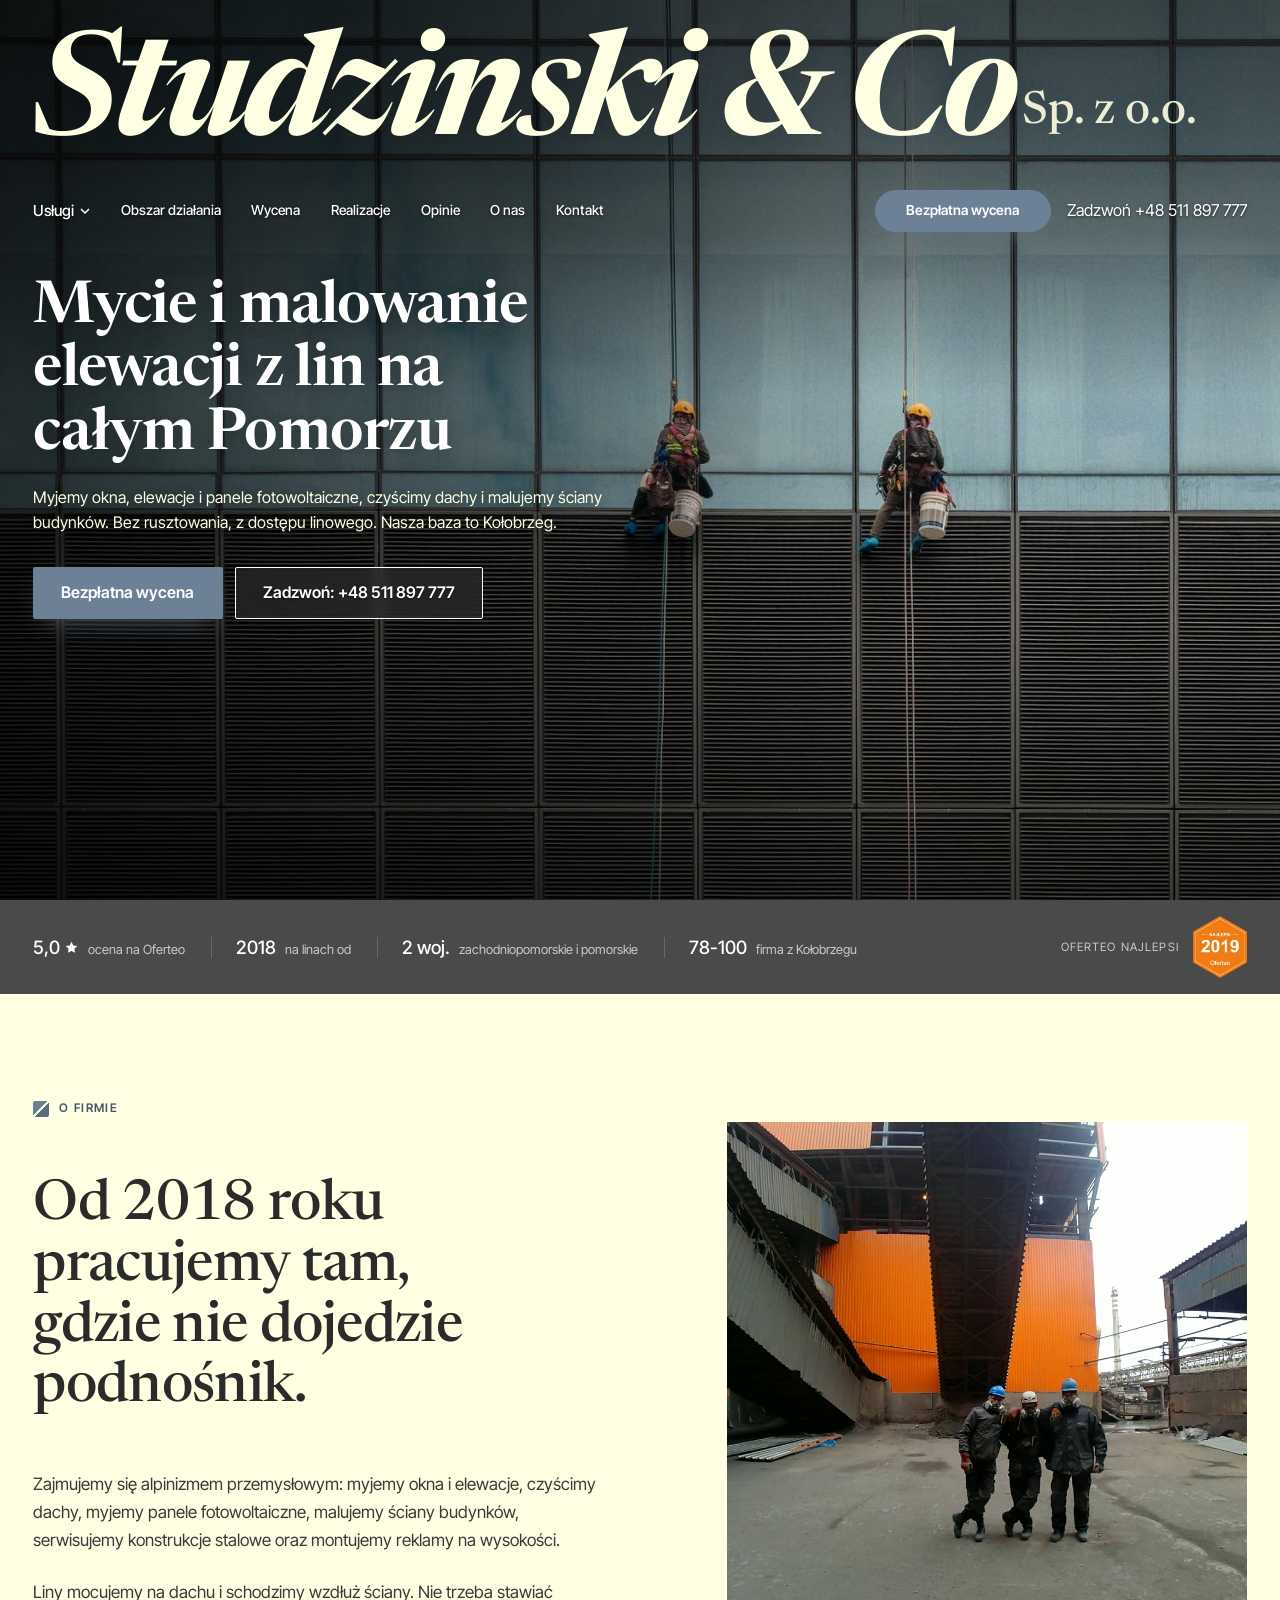
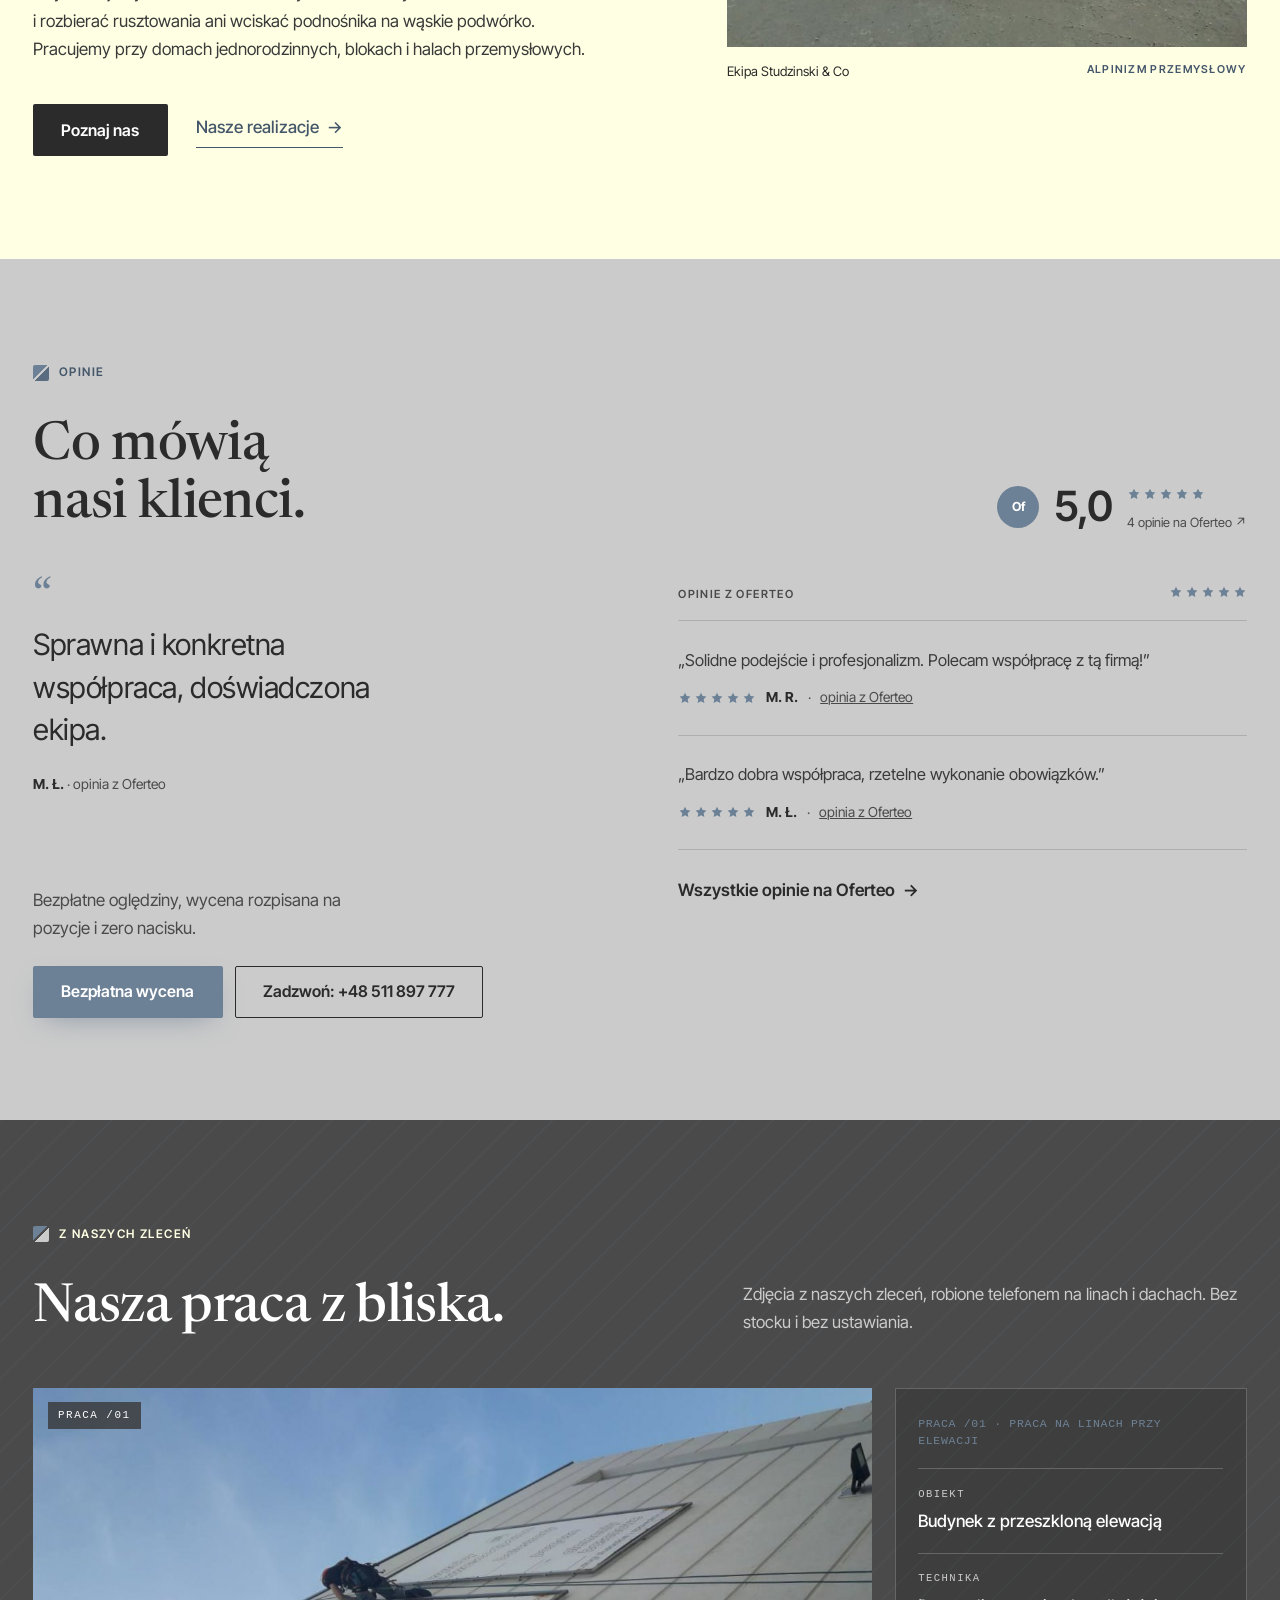
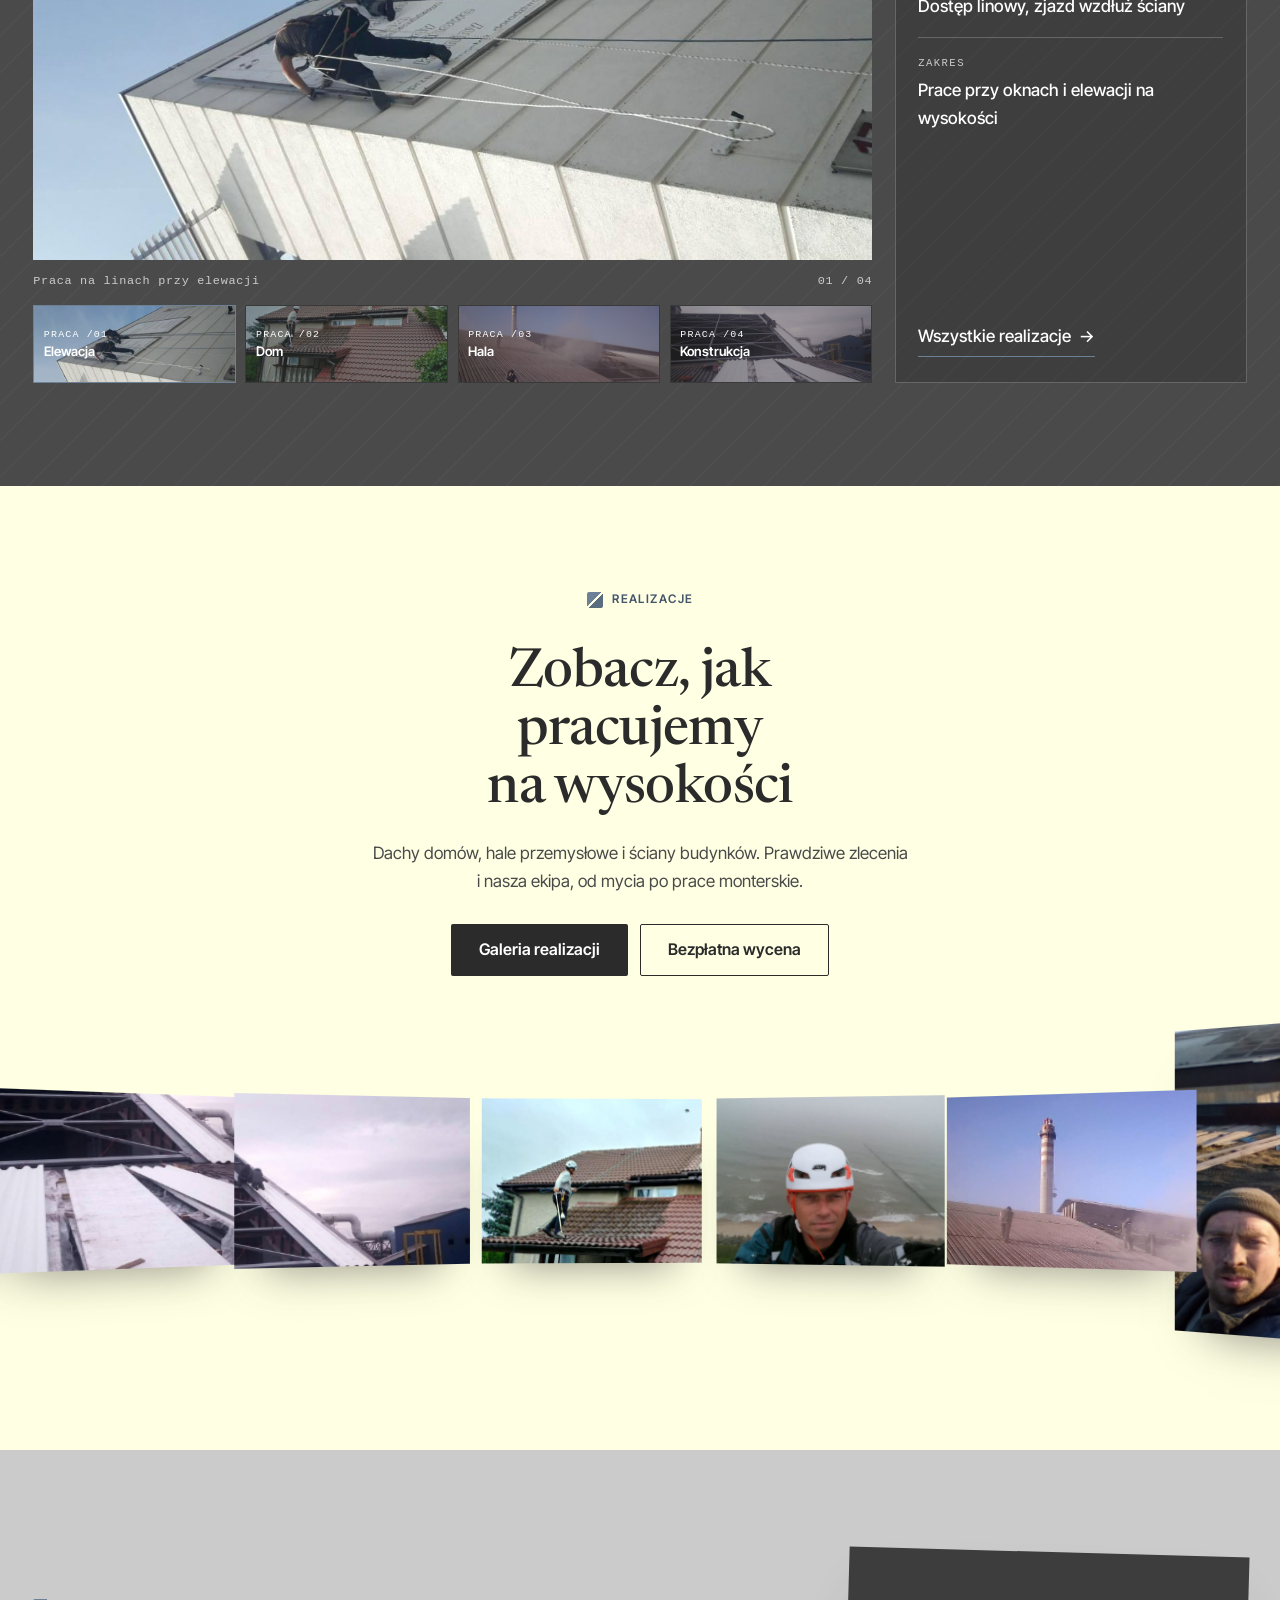
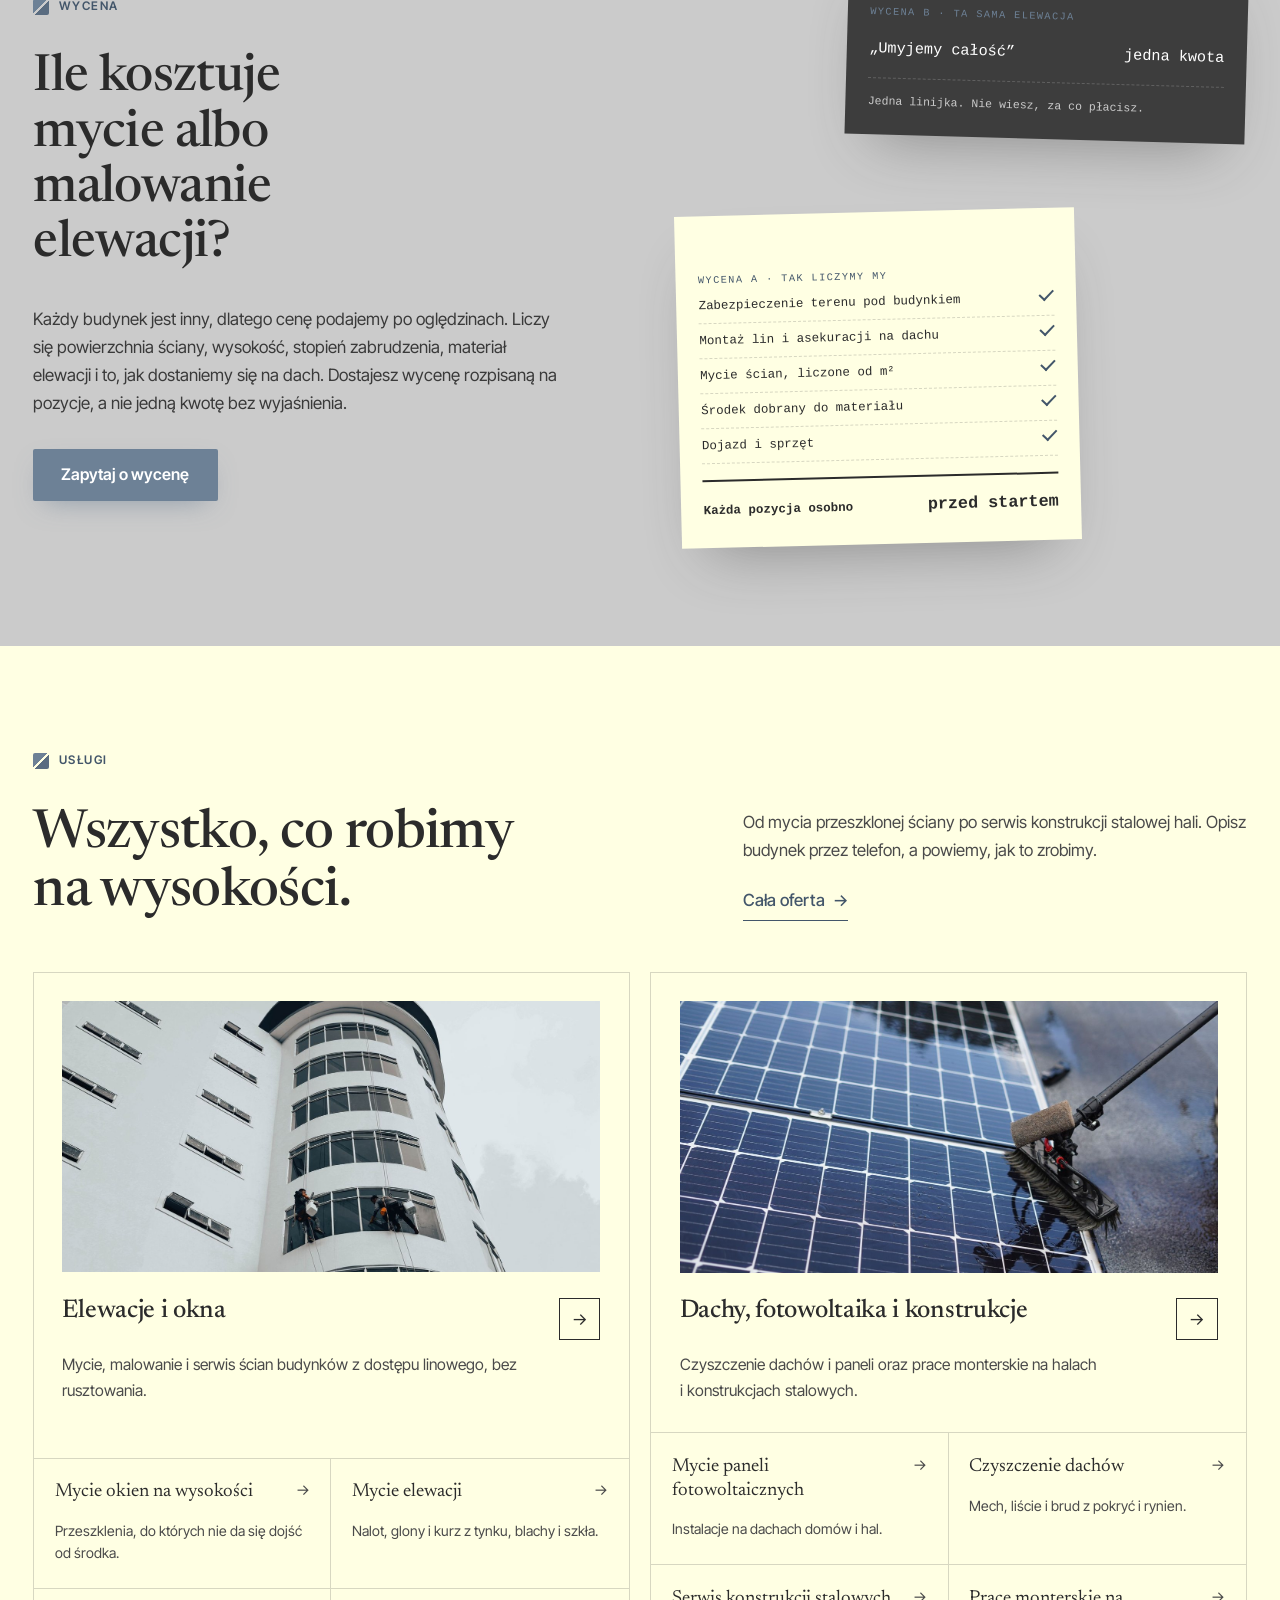
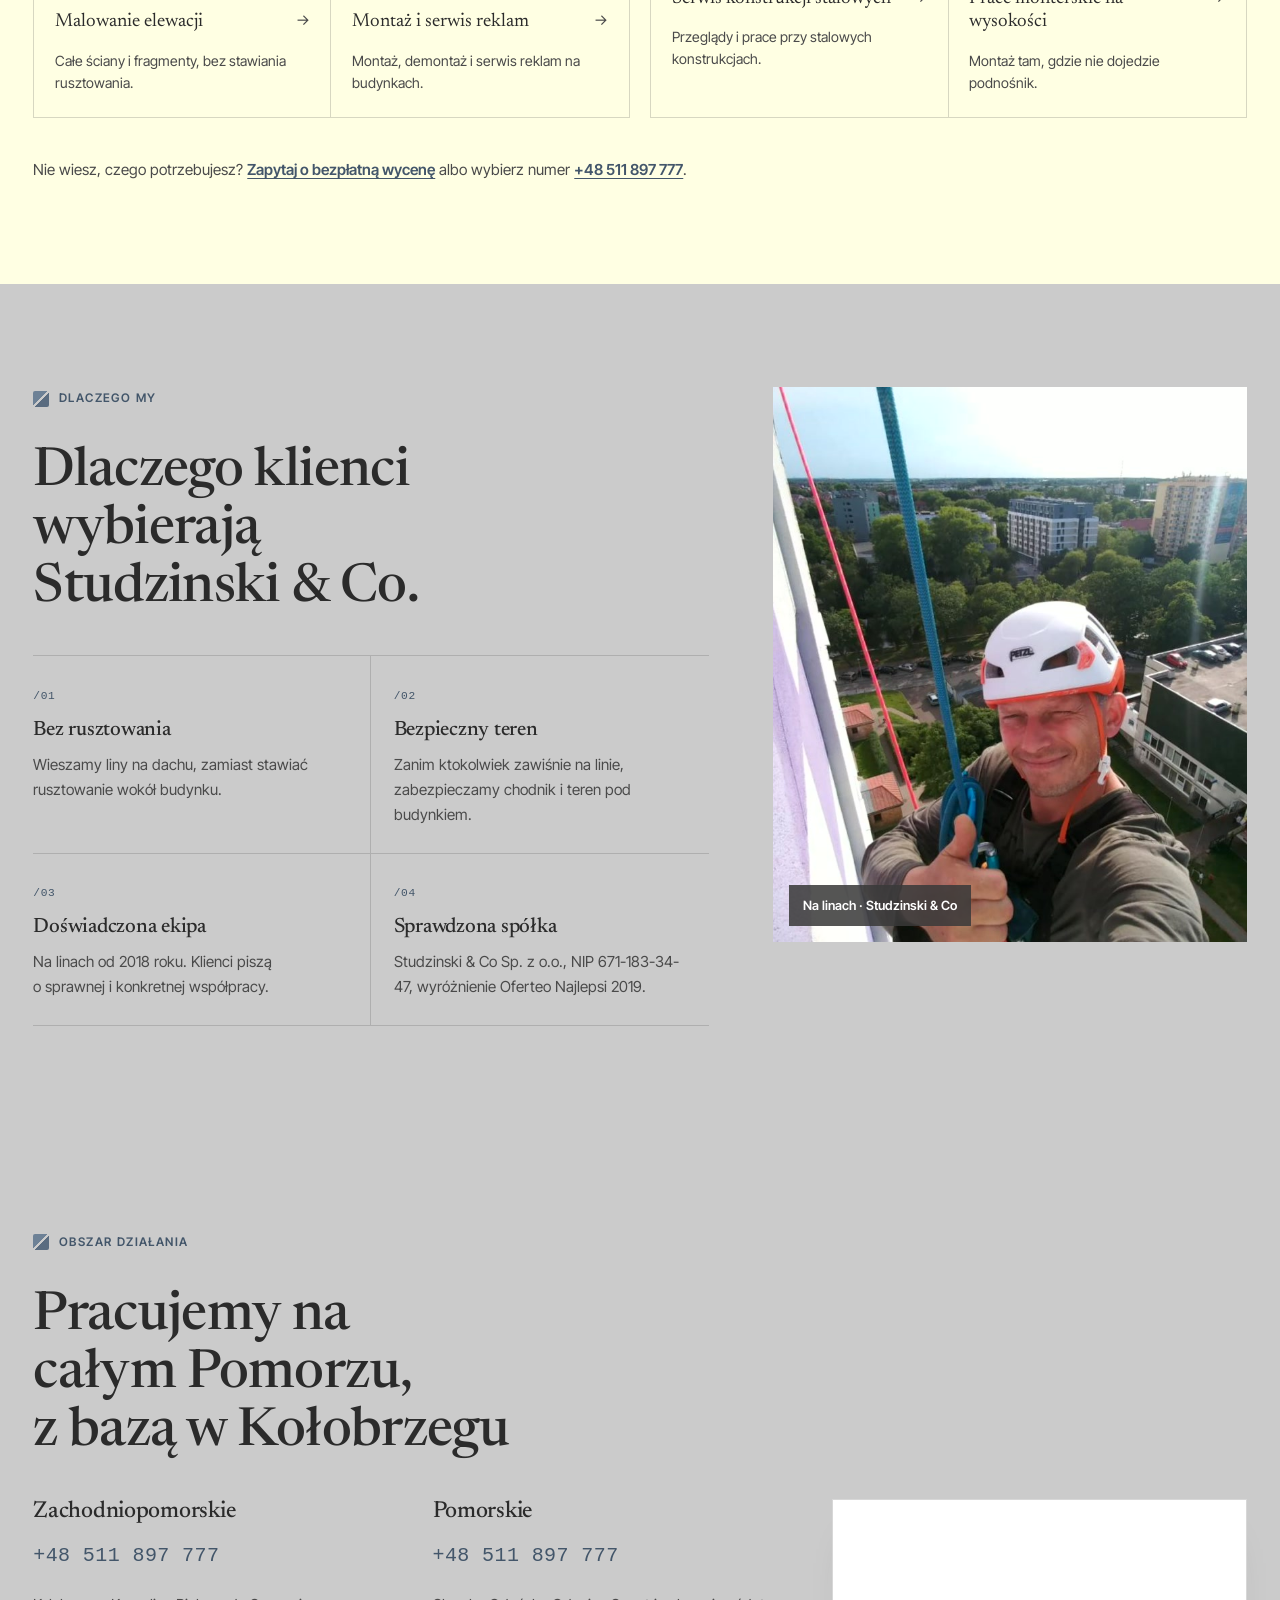
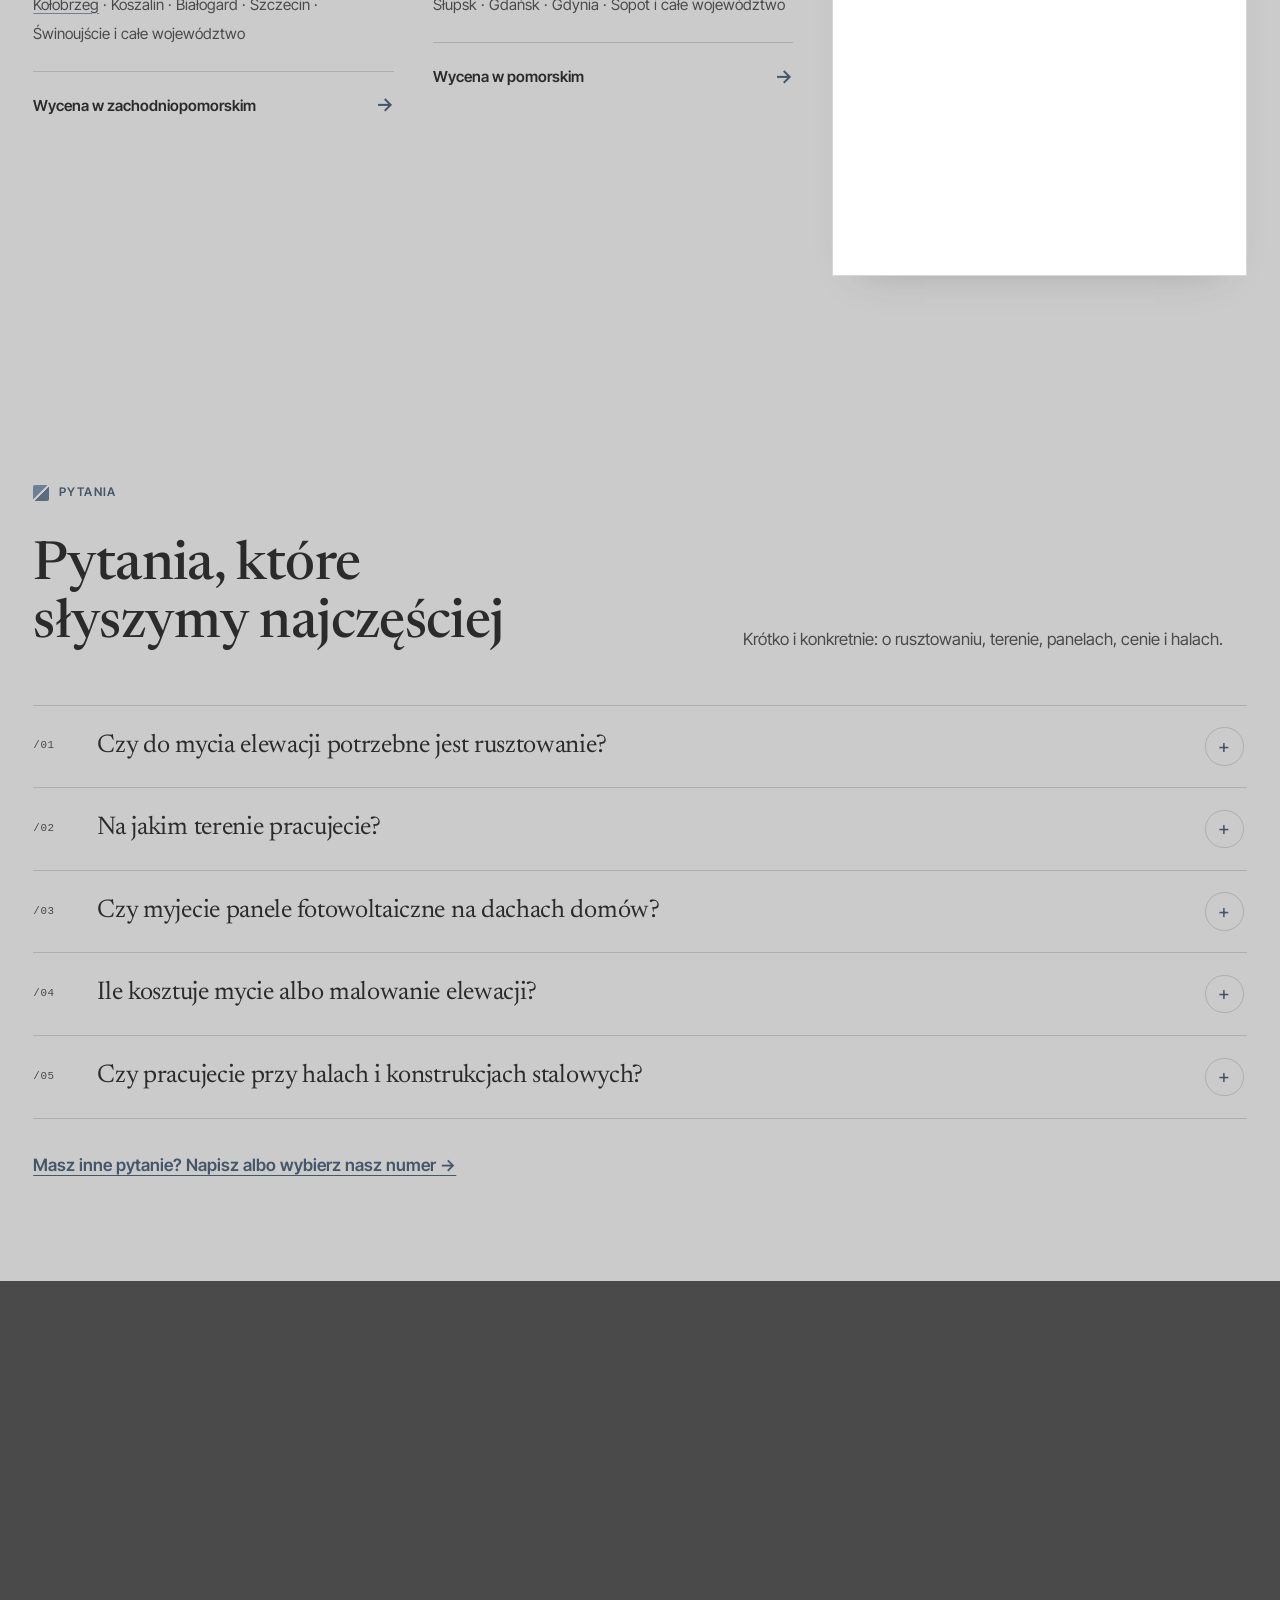
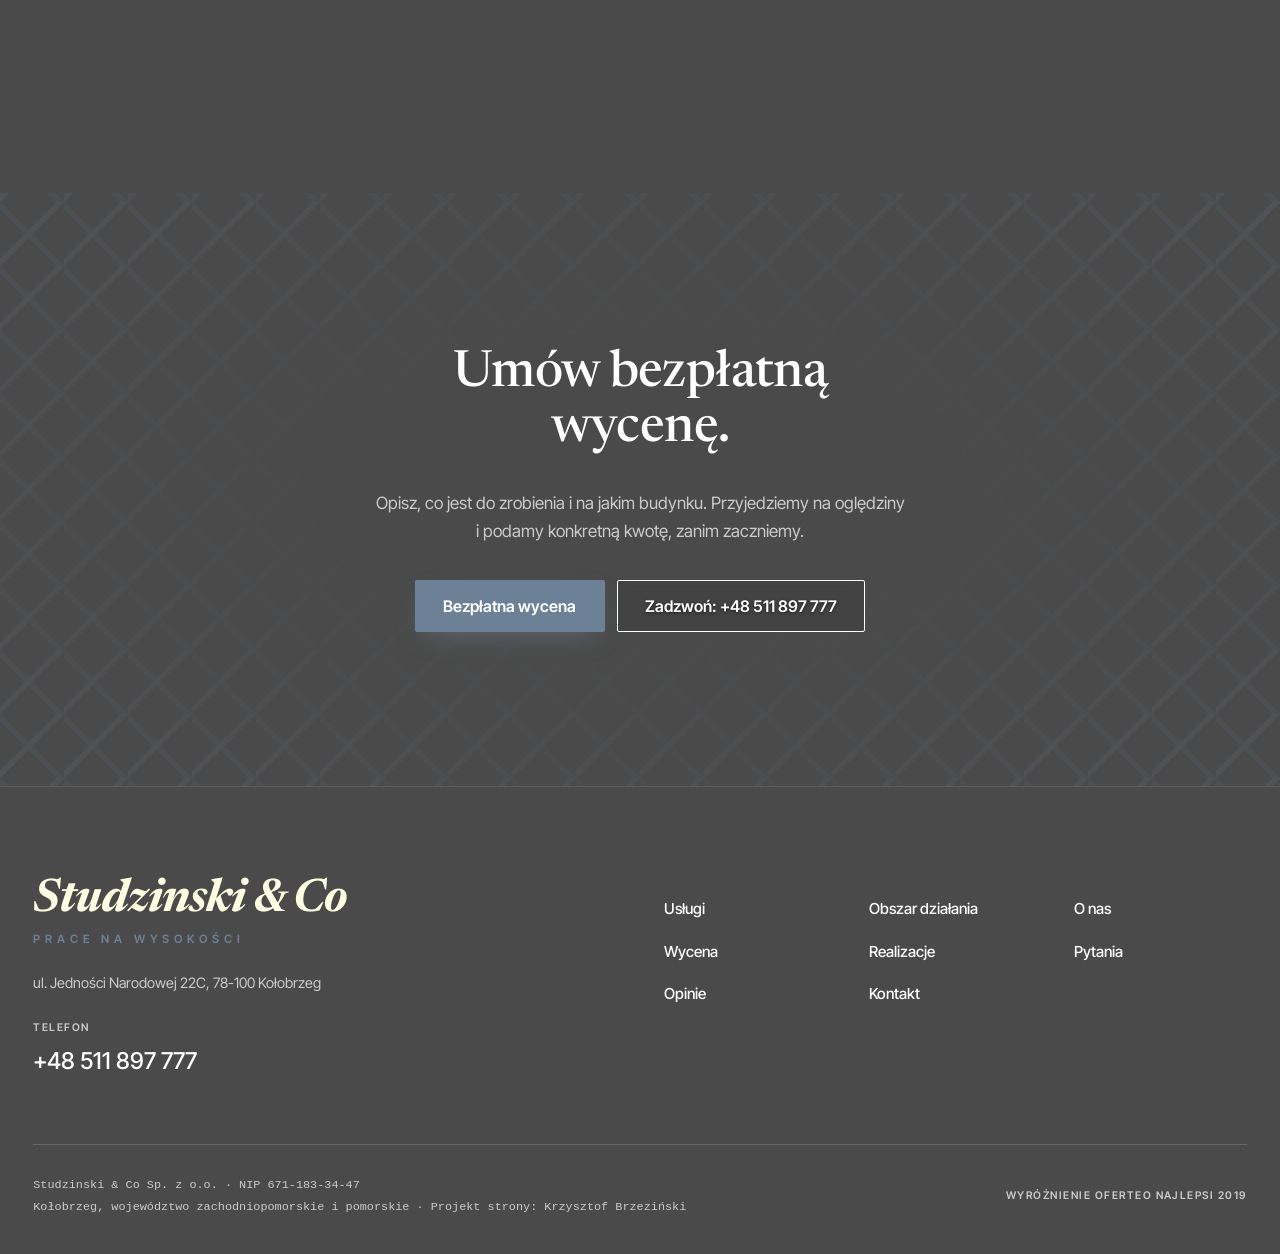
<file: index.html>
<!DOCTYPE html>
<html lang="pl">
<head>
<meta charset="utf-8">
<meta name="viewport" content="width=device-width, initial-scale=1.0">
<title>Studzinski &amp; Co - mycie i&nbsp;malowanie elewacji z&nbsp;lin · Kołobrzeg</title>
<meta name="description" content="Studzinski &amp; Co z Kołobrzegu: alpinizm przemysłowy. Mycie okien, elewacji i paneli fotowoltaicznych, malowanie elewacji, czyszczenie dachów. Zachodniopomorskie i pomorskie.">
<meta name="robots" content="noindex, nofollow">
<meta name="theme-color" content="#4A4A4A">
<meta property="og:type" content="website">
<meta property="og:locale" content="pl_PL">
<meta property="og:site_name" content="Studzinski &amp; Co">
<meta property="og:title" content="Studzinski &amp; Co - mycie i malowanie elewacji z lin · Kołobrzeg">
<meta property="og:description" content="Studzinski &amp; Co z Kołobrzegu: alpinizm przemysłowy. Mycie okien, elewacji i paneli fotowoltaicznych, malowanie elewacji, czyszczenie dachów. Zachodniopomorskie i pomorskie.">
<meta property="og:url" content="https://impulseo-pl.github.io/studzinski-co-sp-z-o-o/">
<meta property="og:image" content="https://impulseo-pl.github.io/studzinski-co-sp-z-o-o/img/og.jpg">
<meta property="og:image:width" content="1200">
<meta property="og:image:height" content="630">
<meta name="twitter:card" content="summary_large_image">
<link rel="preconnect" href="https://fonts.googleapis.com">
<link rel="preconnect" href="https://fonts.gstatic.com" crossorigin>
<link href="https://fonts.googleapis.com/css2?family=Inter+Tight:wght@400;500;600;700&family=Newsreader:ital,opsz,wght@0,6..72,400;0,6..72,500;0,6..72,600;1,6..72,600;1,6..72,700&display=swap" rel="stylesheet">
<link rel="stylesheet" href="assets/styles.css?v=20261117">
<script type="application/ld+json">{"@context": "https://schema.org", "@type": "LocalBusiness", "name": "Studzinski & Co Sp. z o.o.", "url": "https://impulseo-pl.github.io/studzinski-co-sp-z-o-o/", "telephone": "+48511897777", "image": "https://impulseo-pl.github.io/studzinski-co-sp-z-o-o/img/og.jpg", "address": {"@type": "PostalAddress", "streetAddress": "ul. Jedności Narodowej 22C", "postalCode": "78-100", "addressLocality": "Kołobrzeg", "addressCountry": "PL"}, "areaServed": ["województwo zachodniopomorskie", "województwo pomorskie"], "sameAs": ["https://www.oferteo.pl/studzinski-co-sp-z-o-o/firma/3836160"]}</script>
</head>
<body>
<a class="skip" href="#tresc">Przejdź do treści</a>
<div class="stick" aria-hidden="false"><div class="wrap"><a class="mini-mark" href="index.html">Studzinski &amp; Co</a><nav class="nav" aria-label="Główne menu"><div class="has-drop"><a class="nav-item" href="oferta.html">Usługi <svg class="chev" viewBox="0 0 10 10" aria-hidden="true"><path d="M1 3l4 4 4-4" fill="none" stroke="currentColor" stroke-width="1.5"/></svg></a><div class="drop" role="menu"><p class="drop-cat">Elewacje i&nbsp;okna</p><a href="oferta.html#mycie-okien">Mycie okien na wysokości</a><a href="oferta.html#mycie-elewacji">Mycie elewacji</a><a href="oferta.html#malowanie-elewacji">Malowanie elewacji</a><a href="oferta.html#reklamy">Montaż i&nbsp;serwis reklam</a><p class="drop-cat">Dachy, fotowoltaika i&nbsp;konstrukcje</p><a href="oferta.html#fotowoltaika">Mycie paneli fotowoltaicznych</a><a href="oferta.html#czyszczenie-dachow">Czyszczenie dachów</a><a href="oferta.html#konstrukcje">Serwis konstrukcji stalowych</a><a href="oferta.html#montaz">Prace monterskie na wysokości</a><a class="drop-all" href="oferta.html">Cała oferta <span class="arr">→</span></a></div></div><a class="nav-item" href="index.html#obszar">Obszar działania</a><a class="nav-item" href="index.html#wycena">Wycena</a><a class="nav-item" href="realizacje.html">Realizacje</a><a class="nav-item" href="index.html#opinie">Opinie</a><a class="nav-item" href="o-nas.html">O nas</a><a class="nav-item" href="kontakt.html">Kontakt</a></nav><div class="head-right"><a class="btn btn-teal btn-sm btn-pill" href="kontakt.html">Bezpłatna wycena</a><a class="head-phone" href="tel:+48511897777">Zadzwoń +48 511 897 777</a></div><button class="burger" type="button" aria-label="Otwórz menu"><span></span></button></div></div>
<main id="tresc">
<section class="hero">
<img class="hero-img" src="img/hero.jpg" alt="Dwóch alpinistów myje przeszkloną elewację na linach" width="1500" height="1190" fetchpriority="high">
<a class="wordmark" href="index.html" aria-label="Studzinski &amp; Co - strona główna">Studzinski &amp; Co<small>Sp. z&nbsp;o.o.</small></a>
<div class="hero-bar"><nav class="nav" aria-label="Główne menu"><div class="has-drop"><a class="nav-item" href="oferta.html">Usługi <svg class="chev" viewBox="0 0 10 10" aria-hidden="true"><path d="M1 3l4 4 4-4" fill="none" stroke="currentColor" stroke-width="1.5"/></svg></a><div class="drop" role="menu"><p class="drop-cat">Elewacje i&nbsp;okna</p><a href="oferta.html#mycie-okien">Mycie okien na wysokości</a><a href="oferta.html#mycie-elewacji">Mycie elewacji</a><a href="oferta.html#malowanie-elewacji">Malowanie elewacji</a><a href="oferta.html#reklamy">Montaż i&nbsp;serwis reklam</a><p class="drop-cat">Dachy, fotowoltaika i&nbsp;konstrukcje</p><a href="oferta.html#fotowoltaika">Mycie paneli fotowoltaicznych</a><a href="oferta.html#czyszczenie-dachow">Czyszczenie dachów</a><a href="oferta.html#konstrukcje">Serwis konstrukcji stalowych</a><a href="oferta.html#montaz">Prace monterskie na wysokości</a><a class="drop-all" href="oferta.html">Cała oferta <span class="arr">→</span></a></div></div><a class="nav-item" href="index.html#obszar">Obszar działania</a><a class="nav-item" href="index.html#wycena">Wycena</a><a class="nav-item" href="realizacje.html">Realizacje</a><a class="nav-item" href="index.html#opinie">Opinie</a><a class="nav-item" href="o-nas.html">O nas</a><a class="nav-item" href="kontakt.html">Kontakt</a></nav><div class="head-right"><a class="btn btn-teal btn-sm btn-pill" href="kontakt.html">Bezpłatna wycena</a><a class="head-phone" href="tel:+48511897777">Zadzwoń +48 511 897 777</a></div><button class="burger" type="button" aria-label="Otwórz menu"><span></span></button></div>
<div class="hero-copy">
<h1>Mycie i&nbsp;malowanie elewacji z&nbsp;lin na całym Pomorzu</h1>
<p class="hero-lead">Myjemy okna, elewacje i&nbsp;panele fotowoltaiczne, czyścimy dachy i&nbsp;malujemy ściany budynków. Bez rusztowania, z&nbsp;dostępu linowego. Nasza baza to Kołobrzeg.</p>
<div class="btn-row"><a class="btn btn-teal" href="kontakt.html">Bezpłatna wycena</a><a class="btn btn-line-light" href="tel:+48511897777">Zadzwoń: +48 511 897 777</a></div>
</div>
<div class="hero-fill"></div>
</section>

<section class="trust" aria-label="W liczbach">
<div class="wrap">
<ul class="trust-items">
<li><b>5,0 <svg viewBox="0 0 24 24" aria-hidden="true"><path fill="currentColor" d="M12 2.8l2.85 5.8 6.4.93-4.63 4.5 1.1 6.37L12 17.4l-5.72 3 1.1-6.37-4.63-4.5 6.4-.93L12 2.8Z"/></svg></b> ocena na Oferteo</li>
<li><b>2018</b> na linach od</li>
<li><b>2 woj.</b> zachodniopomorskie i&nbsp;pomorskie</li>
<li><b>78-100</b> firma z&nbsp;Kołobrzegu</li>
</ul>
<div class="trust-badge">Oferteo Najlepsi <img class="odz trust-odz" src="img/odznaka-oferteo-2019.png" alt="Oferteo Najlepsi 2019" width="54" height="62"></div>
</div>
</section>

<section class="sec sec-paper" id="o-firmie">
<div class="wrap about">
<div class="about-txt rv">
<span class="eyebrow">O firmie</span>
<h2>Od 2018 roku pracujemy tam, gdzie nie dojedzie podnośnik.</h2>
<p>Zajmujemy się alpinizmem przemysłowym: myjemy okna i&nbsp;elewacje, czyścimy dachy, myjemy panele fotowoltaiczne, malujemy ściany budynków, serwisujemy konstrukcje stalowe oraz montujemy reklamy na wysokości.</p>
<p>Liny mocujemy na dachu i&nbsp;schodzimy wzdłuż ściany. Nie trzeba stawiać i&nbsp;rozbierać rusztowania ani wciskać podnośnika na wąskie podwórko. Pracujemy przy domach jednorodzinnych, blokach i&nbsp;halach przemysłowych.</p>
<div class="btn-row"><a class="btn btn-dark" href="o-nas.html">Poznaj nas</a><a class="link-arrow" href="realizacje.html">Nasze realizacje <span class="arr">→</span></a></div>
</div>
<figure class="about-fig rv">
<div class="ph-frame"><img src="img/g4.jpg" alt="Ekipa Studzinski &amp; Co na terenie hali przemysłowej" width="1280" height="960"></div>
<figcaption class="fig-cap"><span>Ekipa Studzinski &amp; Co</span><span>Alpinizm przemysłowy</span></figcaption>
</figure>
</div>
</section>

<section class="sec sec-white" id="opinie">
<div class="wrap">
<div class="rev-top rv">
<div><span class="eyebrow">Opinie</span><h2 class="h2">Co mówią nasi klienci.</h2></div>
<a class="rating" href="https://www.oferteo.pl/studzinski-co-sp-z-o-o/firma/3836160" target="_blank" rel="noopener"><span class="rating-src">Of</span><b>5,0</b><span><span class="stars" aria-label="5 na 5"><svg viewBox="0 0 24 24" aria-hidden="true"><path fill="currentColor" d="M12 2.8l2.85 5.8 6.4.93-4.63 4.5 1.1 6.37L12 17.4l-5.72 3 1.1-6.37-4.63-4.5 6.4-.93L12 2.8Z"/></svg><svg viewBox="0 0 24 24" aria-hidden="true"><path fill="currentColor" d="M12 2.8l2.85 5.8 6.4.93-4.63 4.5 1.1 6.37L12 17.4l-5.72 3 1.1-6.37-4.63-4.5 6.4-.93L12 2.8Z"/></svg><svg viewBox="0 0 24 24" aria-hidden="true"><path fill="currentColor" d="M12 2.8l2.85 5.8 6.4.93-4.63 4.5 1.1 6.37L12 17.4l-5.72 3 1.1-6.37-4.63-4.5 6.4-.93L12 2.8Z"/></svg><svg viewBox="0 0 24 24" aria-hidden="true"><path fill="currentColor" d="M12 2.8l2.85 5.8 6.4.93-4.63 4.5 1.1 6.37L12 17.4l-5.72 3 1.1-6.37-4.63-4.5 6.4-.93L12 2.8Z"/></svg><svg viewBox="0 0 24 24" aria-hidden="true"><path fill="currentColor" d="M12 2.8l2.85 5.8 6.4.93-4.63 4.5 1.1 6.37L12 17.4l-5.72 3 1.1-6.37-4.63-4.5 6.4-.93L12 2.8Z"/></svg></span><small>4 opinie na Oferteo ↗</small></span></a>
</div>
<div class="rev-grid">
<div class="rv">
<div class="rev-feature"><span class="q">“</span><blockquote>Sprawna i&nbsp;konkretna współpraca, doświadczona ekipa.</blockquote>
<p class="rev-meta"><b>M. Ł.</b> · opinia z&nbsp;Oferteo</p></div>
<div class="rev-cta"><p>Bezpłatne oględziny, wycena rozpisana na pozycje i&nbsp;zero nacisku.</p>
<div class="btn-row"><a class="btn btn-teal" href="kontakt.html">Bezpłatna wycena</a><a class="btn btn-line-dark" href="tel:+48511897777">Zadzwoń: +48 511 897 777</a></div></div>
</div>
<div class="rv">
<div class="rev-list-head"><span>Opinie z&nbsp;Oferteo</span><span><span class="stars" aria-label="5 na 5"><svg viewBox="0 0 24 24" aria-hidden="true"><path fill="currentColor" d="M12 2.8l2.85 5.8 6.4.93-4.63 4.5 1.1 6.37L12 17.4l-5.72 3 1.1-6.37-4.63-4.5 6.4-.93L12 2.8Z"/></svg><svg viewBox="0 0 24 24" aria-hidden="true"><path fill="currentColor" d="M12 2.8l2.85 5.8 6.4.93-4.63 4.5 1.1 6.37L12 17.4l-5.72 3 1.1-6.37-4.63-4.5 6.4-.93L12 2.8Z"/></svg><svg viewBox="0 0 24 24" aria-hidden="true"><path fill="currentColor" d="M12 2.8l2.85 5.8 6.4.93-4.63 4.5 1.1 6.37L12 17.4l-5.72 3 1.1-6.37-4.63-4.5 6.4-.93L12 2.8Z"/></svg><svg viewBox="0 0 24 24" aria-hidden="true"><path fill="currentColor" d="M12 2.8l2.85 5.8 6.4.93-4.63 4.5 1.1 6.37L12 17.4l-5.72 3 1.1-6.37-4.63-4.5 6.4-.93L12 2.8Z"/></svg><svg viewBox="0 0 24 24" aria-hidden="true"><path fill="currentColor" d="M12 2.8l2.85 5.8 6.4.93-4.63 4.5 1.1 6.37L12 17.4l-5.72 3 1.1-6.37-4.63-4.5 6.4-.93L12 2.8Z"/></svg></span></span></div>
<div class="rev-item"><blockquote class="rev-q">„Solidne podejście i&nbsp;profesjonalizm. Polecam współpracę z&nbsp;tą firmą!”</blockquote><div class="rev-meta"><span class="stars" aria-label="5 na 5"><svg viewBox="0 0 24 24" aria-hidden="true"><path fill="currentColor" d="M12 2.8l2.85 5.8 6.4.93-4.63 4.5 1.1 6.37L12 17.4l-5.72 3 1.1-6.37-4.63-4.5 6.4-.93L12 2.8Z"/></svg><svg viewBox="0 0 24 24" aria-hidden="true"><path fill="currentColor" d="M12 2.8l2.85 5.8 6.4.93-4.63 4.5 1.1 6.37L12 17.4l-5.72 3 1.1-6.37-4.63-4.5 6.4-.93L12 2.8Z"/></svg><svg viewBox="0 0 24 24" aria-hidden="true"><path fill="currentColor" d="M12 2.8l2.85 5.8 6.4.93-4.63 4.5 1.1 6.37L12 17.4l-5.72 3 1.1-6.37-4.63-4.5 6.4-.93L12 2.8Z"/></svg><svg viewBox="0 0 24 24" aria-hidden="true"><path fill="currentColor" d="M12 2.8l2.85 5.8 6.4.93-4.63 4.5 1.1 6.37L12 17.4l-5.72 3 1.1-6.37-4.63-4.5 6.4-.93L12 2.8Z"/></svg><svg viewBox="0 0 24 24" aria-hidden="true"><path fill="currentColor" d="M12 2.8l2.85 5.8 6.4.93-4.63 4.5 1.1 6.37L12 17.4l-5.72 3 1.1-6.37-4.63-4.5 6.4-.93L12 2.8Z"/></svg></span><b>M. R.</b> · <a href="https://www.oferteo.pl/studzinski-co-sp-z-o-o/firma/3836160" target="_blank" rel="noopener">opinia z&nbsp;Oferteo</a></div></div><div class="rev-item"><blockquote class="rev-q">„Bardzo dobra współpraca, rzetelne wykonanie obowiązków.”</blockquote><div class="rev-meta"><span class="stars" aria-label="5 na 5"><svg viewBox="0 0 24 24" aria-hidden="true"><path fill="currentColor" d="M12 2.8l2.85 5.8 6.4.93-4.63 4.5 1.1 6.37L12 17.4l-5.72 3 1.1-6.37-4.63-4.5 6.4-.93L12 2.8Z"/></svg><svg viewBox="0 0 24 24" aria-hidden="true"><path fill="currentColor" d="M12 2.8l2.85 5.8 6.4.93-4.63 4.5 1.1 6.37L12 17.4l-5.72 3 1.1-6.37-4.63-4.5 6.4-.93L12 2.8Z"/></svg><svg viewBox="0 0 24 24" aria-hidden="true"><path fill="currentColor" d="M12 2.8l2.85 5.8 6.4.93-4.63 4.5 1.1 6.37L12 17.4l-5.72 3 1.1-6.37-4.63-4.5 6.4-.93L12 2.8Z"/></svg><svg viewBox="0 0 24 24" aria-hidden="true"><path fill="currentColor" d="M12 2.8l2.85 5.8 6.4.93-4.63 4.5 1.1 6.37L12 17.4l-5.72 3 1.1-6.37-4.63-4.5 6.4-.93L12 2.8Z"/></svg><svg viewBox="0 0 24 24" aria-hidden="true"><path fill="currentColor" d="M12 2.8l2.85 5.8 6.4.93-4.63 4.5 1.1 6.37L12 17.4l-5.72 3 1.1-6.37-4.63-4.5 6.4-.93L12 2.8Z"/></svg></span><b>M. Ł.</b> · <a href="https://www.oferteo.pl/studzinski-co-sp-z-o-o/firma/3836160" target="_blank" rel="noopener">opinia z&nbsp;Oferteo</a></div></div>
<a class="rev-all" href="https://www.oferteo.pl/studzinski-co-sp-z-o-o/firma/3836160" target="_blank" rel="noopener">Wszystkie opinie na Oferteo <span class="arr">→</span></a>
</div>
</div>
</div>
</section>

<section class="sec sec-dark jobs-sec on-dark" id="z-bliska">
<div class="wrap">
<div class="sec-head rv"><div><span class="eyebrow">Z naszych zleceń</span><h2 class="h2">Nasza praca z&nbsp;bliska.</h2></div>
<p>Zdjęcia z&nbsp;naszych zleceń, robione telefonem na linach i&nbsp;dachach. Bez stocku i&nbsp;bez ustawiania.</p></div>
<div class="jobs rv" data-jobs="[{&quot;t&quot;: &quot;Praca na linach przy elewacji&quot;, &quot;o&quot;: &quot;Budynek z przeszkloną elewacją&quot;, &quot;k&quot;: &quot;Dostęp linowy, zjazd wzdłuż ściany&quot;, &quot;z&quot;: &quot;Prace przy oknach i elewacji na wysokości&quot;}, {&quot;t&quot;: &quot;Prace na dachu domu&quot;, &quot;o&quot;: &quot;Dom jednorodzinny, dach z dachówki&quot;, &quot;k&quot;: &quot;Asekuracja linowa na połaci&quot;, &quot;z&quot;: &quot;Prace na dachu bez rusztowania&quot;}, {&quot;t&quot;: &quot;Mycie dachu hali&quot;, &quot;o&quot;: &quot;Hala przemysłowa, pokrycie z blachy&quot;, &quot;k&quot;: &quot;Mycie ciśnieniowe z asekuracją&quot;, &quot;z&quot;: &quot;Czyszczenie dużej połaci dachu&quot;}, {&quot;t&quot;: &quot;Konstrukcja stalowa hali&quot;, &quot;o&quot;: &quot;Hala przemysłowa&quot;, &quot;k&quot;: &quot;Praca na wysokości przy konstrukcji&quot;, &quot;z&quot;: &quot;Prace monterskie na wysokości&quot;}]">
<div>
<div class="stage"><span class="stage-tag" data-f="tag">Praca /01</span><img src="img/g1.jpg" alt="Praca na linach przy elewacji" loading="lazy" width="1280" height="720" class="on"><img src="img/about.jpg" alt="Prace na dachu domu" loading="lazy" width="1280" height="720"><img src="img/g2.jpg" alt="Mycie dachu hali" loading="lazy" width="1280" height="720"><img src="img/g3.jpg" alt="Konstrukcja stalowa hali" loading="lazy" width="1280" height="720"></div>
<div class="stage-foot"><span data-f="cap">Praca na linach przy elewacji</span><span data-f="num">01 / 04</span></div>
<div class="thumbs"><button class="thumb on" type="button" aria-pressed="true"><img src="img/t1.jpg" alt="" loading="lazy"><span>Praca /01<b>Elewacja</b></span></button><button class="thumb" type="button" aria-pressed="false"><img src="img/t2.jpg" alt="" loading="lazy"><span>Praca /02<b>Dom</b></span></button><button class="thumb" type="button" aria-pressed="false"><img src="img/t3.jpg" alt="" loading="lazy"><span>Praca /03<b>Hala</b></span></button><button class="thumb" type="button" aria-pressed="false"><img src="img/t4.jpg" alt="" loading="lazy"><span>Praca /04<b>Konstrukcja</b></span></button></div>
</div>
<aside class="job-panel">
<p class="mono" data-f="title">Praca /01 · Praca na linach przy elewacji</p>
<dl><dt>Obiekt</dt><dd data-f="obiekt">Budynek z&nbsp;przeszkloną elewacją</dd><dt>Technika</dt><dd data-f="technika">Dostęp linowy, zjazd wzdłuż ściany</dd><dt>Zakres</dt><dd data-f="zakres">Prace przy oknach i&nbsp;elewacji na wysokości</dd></dl>
<a class="link-arrow" href="realizacje.html">Wszystkie realizacje <span class="arr">→</span></a>
</aside>
</div>
</div>
</section>

<section class="sec sec-paper ribbon-sec" id="realizacje">
<div class="wrap rv">
<span class="eyebrow">Realizacje</span>
<h2 class="h2">Zobacz, jak pracujemy na wysokości</h2>
<p class="lead">Dachy domów, hale przemysłowe i&nbsp;ściany budynków. Prawdziwe zlecenia i&nbsp;nasza ekipa, od mycia po prace monterskie.</p>
<div class="btn-row"><a class="btn btn-dark" href="realizacje.html">Galeria realizacji</a><a class="btn btn-line-dark" href="kontakt.html">Bezpłatna wycena</a></div>
</div>
<div class="ribbon" aria-label="Galeria zdjęć z realizacji - przeciągnij w bok"><figure class="r-item landscape"><img src="img/r1.jpg" alt="Praca na dachu domu z asekuracją linową" loading="lazy" draggable="false"></figure><figure class="r-item landscape"><img src="img/g6.jpg" alt="Nasz alpinista na linach nad brzegiem morza" loading="lazy" draggable="false"></figure><figure class="r-item landscape"><img src="img/r3.jpg" alt="Mycie dachu hali przemysłowej" loading="lazy" draggable="false"></figure><figure class="r-item"><img src="img/g7.jpg" alt="Na dachu hali przemysłowej" loading="lazy" draggable="false"></figure><figure class="r-item landscape"><img src="img/r2.jpg" alt="Zjazd na linach przy elewacji" loading="lazy" draggable="false"></figure><figure class="r-item landscape"><img src="img/r4.jpg" alt="Montaż płyt na konstrukcji hali" loading="lazy" draggable="false"></figure><figure class="r-item landscape"><img src="img/r5.jpg" alt="Konstrukcja stalowa hali z bliska" loading="lazy" draggable="false"></figure></div>
</section>

<section class="sec sec-white" id="wycena">
<div class="wrap cost">
<div class="rv">
<span class="eyebrow">Wycena</span>
<h2 class="h2">Ile kosztuje mycie albo malowanie elewacji?</h2>
<p>Każdy budynek jest inny, dlatego cenę podajemy po oględzinach. Liczy się powierzchnia ściany, wysokość, stopień zabrudzenia, materiał elewacji i&nbsp;to, jak dostaniemy się na dach. Dostajesz wycenę rozpisaną na pozycje, a&nbsp;nie jedną kwotę bez wyjaśnienia.</p>
<a class="btn btn-teal" href="kontakt.html">Zapytaj o&nbsp;wycenę</a>
</div>
<div class="bids rv" aria-label="Porównanie dwóch sposobów wyceny">
<div class="bid bid-b"><p class="k">Wycena B · ta sama elewacja</p><div class="bid-row"><span>„Umyjemy całość”</span><span>jedna kwota</span></div><p class="bid-note">Jedna linijka. Nie wiesz, za co płacisz.</p></div>
<div class="bid bid-a"><p class="k">Wycena A&nbsp;· tak liczymy my</p>
<div class="bid-row"><span>Zabezpieczenie terenu pod budynkiem</span><span class="ok" aria-label="w wycenie"></span></div>
<div class="bid-row"><span>Montaż lin i&nbsp;asekuracji na dachu</span><span class="ok" aria-label="w wycenie"></span></div>
<div class="bid-row"><span>Mycie ścian, liczone od m²</span><span class="ok" aria-label="w wycenie"></span></div>
<div class="bid-row"><span>Środek dobrany do materiału</span><span class="ok" aria-label="w wycenie"></span></div>
<div class="bid-row"><span>Dojazd i&nbsp;sprzęt</span><span class="ok" aria-label="w wycenie"></span></div>
<div class="bid-total"><span>Każda pozycja osobno</span><b>przed startem</b></div>
</div>
</div>
</div>
</section>

<section class="sec sec-paper" id="uslugi">
<div class="wrap">
<div class="sec-head rv"><div><span class="eyebrow">Usługi</span><h2 class="h2">Wszystko, co robimy na wysokości.</h2></div>
<div><p>Od mycia przeszklonej ściany po serwis konstrukcji stalowej hali. Opisz budynek przez telefon, a&nbsp;powiemy, jak to zrobimy.</p>
<p style="margin-top:1.4rem"><a class="link-arrow" href="oferta.html">Cała oferta <span class="arr">→</span></a></p></div></div>
<div class="cats"><section class="cat-panel rv" aria-label="Elewacje i okna">
<div class="cat-top"><div class="ph-frame"><img src="img/kat-elewacje.jpg" alt="Alpiniści myją okna na elewacji budynku" loading="lazy"></div>
<div class="cat-title"><h3>Elewacje i&nbsp;okna</h3><a class="sq-arrow" href="oferta.html#elewacje" aria-label="Elewacje i okna - szczegóły">→</a></div>
<p class="cat-copy">Mycie, malowanie i&nbsp;serwis ścian budynków z&nbsp;dostępu linowego, bez rusztowania.</p></div>
<div class="subs"><a class="sub" href="oferta.html#mycie-okien"><span class="sub-name">Mycie okien na wysokości<span class="arr">→</span></span><span class="sub-copy">Przeszklenia, do których nie da się dojść od środka.</span></a><a class="sub" href="oferta.html#mycie-elewacji"><span class="sub-name">Mycie elewacji<span class="arr">→</span></span><span class="sub-copy">Nalot, glony i&nbsp;kurz z&nbsp;tynku, blachy i&nbsp;szkła.</span></a><a class="sub" href="oferta.html#malowanie-elewacji"><span class="sub-name">Malowanie elewacji<span class="arr">→</span></span><span class="sub-copy">Całe ściany i&nbsp;fragmenty, bez stawiania rusztowania.</span></a><a class="sub" href="oferta.html#reklamy"><span class="sub-name">Montaż i&nbsp;serwis reklam<span class="arr">→</span></span><span class="sub-copy">Montaż, demontaż i&nbsp;serwis reklam na budynkach.</span></a></div>
</section><section class="cat-panel rv" aria-label="Dachy, fotowoltaika i konstrukcje">
<div class="cat-top"><div class="ph-frame"><img src="img/kat-dachy.jpg" alt="Mycie paneli fotowoltaicznych szczotką" loading="lazy"></div>
<div class="cat-title"><h3>Dachy, fotowoltaika i&nbsp;konstrukcje</h3><a class="sq-arrow" href="oferta.html#dachy" aria-label="Dachy, fotowoltaika i konstrukcje - szczegóły">→</a></div>
<p class="cat-copy">Czyszczenie dachów i&nbsp;paneli oraz prace monterskie na halach i&nbsp;konstrukcjach stalowych.</p></div>
<div class="subs"><a class="sub" href="oferta.html#fotowoltaika"><span class="sub-name">Mycie paneli fotowoltaicznych<span class="arr">→</span></span><span class="sub-copy">Instalacje na dachach domów i&nbsp;hal.</span></a><a class="sub" href="oferta.html#czyszczenie-dachow"><span class="sub-name">Czyszczenie dachów<span class="arr">→</span></span><span class="sub-copy">Mech, liście i&nbsp;brud z&nbsp;pokryć i&nbsp;rynien.</span></a><a class="sub" href="oferta.html#konstrukcje"><span class="sub-name">Serwis konstrukcji stalowych<span class="arr">→</span></span><span class="sub-copy">Przeglądy i&nbsp;prace przy stalowych konstrukcjach.</span></a><a class="sub" href="oferta.html#montaz"><span class="sub-name">Prace monterskie na wysokości<span class="arr">→</span></span><span class="sub-copy">Montaż tam, gdzie nie dojedzie podnośnik.</span></a></div>
</section></div>
<p class="help rv">Nie wiesz, czego potrzebujesz? <a href="kontakt.html">Zapytaj o&nbsp;bezpłatną wycenę</a> albo wybierz numer <a href="tel:+48511897777">+48 511 897 777</a>.</p>
</div>
</section>

<section class="sec sec-white" id="dlaczego">
<div class="wrap why">
<div class="rv">
<span class="eyebrow">Dlaczego my</span>
<h2 class="h2">Dlaczego klienci wybierają Studzinski &amp; Co.</h2>
<div class="why-grid">
<div class="why-cell"><span class="mono">/01</span><h3>Bez rusztowania</h3><p>Wieszamy liny na dachu, zamiast stawiać rusztowanie wokół budynku.</p></div>
<div class="why-cell"><span class="mono">/02</span><h3>Bezpieczny teren</h3><p>Zanim ktokolwiek zawiśnie na linie, zabezpieczamy chodnik i&nbsp;teren pod budynkiem.</p></div>
<div class="why-cell"><span class="mono">/03</span><h3>Doświadczona ekipa</h3><p>Na linach od 2018 roku. Klienci piszą o&nbsp;sprawnej i&nbsp;konkretnej współpracy.</p></div>
<div class="why-cell"><span class="mono">/04</span><h3>Sprawdzona spółka</h3><p>Studzinski &amp; Co Sp. z&nbsp;o.o., NIP 671-183-34-47, wyróżnienie Oferteo Najlepsi 2019.</p></div>
</div>
</div>
<figure class="why-fig rv"><div class="ph-frame"><img src="img/g5.jpg" alt="Alpinista Studzinski &amp; Co na linach przy ścianie budynku" loading="lazy" width="702" height="968"></div>
<figcaption>Na linach · Studzinski &amp; Co</figcaption></figure>
</div>
</section>

<section class="sec sec-sunken" id="obszar">
<div class="wrap areas">
<div class="areas-h rv"><span class="eyebrow">Obszar działania</span><h2 class="h2">Pracujemy na całym Pomorzu, z&nbsp;bazą w&nbsp;Kołobrzegu</h2></div>
<div class="area rv"><h3>Zachodniopomorskie</h3><a class="area-phone" href="tel:+48511897777">+48 511 897 777</a>
<p class="area-cities"><u>Kołobrzeg</u> · Koszalin · Białogard · Szczecin · Świnoujście i&nbsp;całe województwo</p>
<a class="area-link" href="kontakt.html">Wycena w&nbsp;zachodniopomorskim <span class="arr">→</span></a></div>
<div class="area rv"><h3>Pomorskie</h3><a class="area-phone" href="tel:+48511897777">+48 511 897 777</a>
<p class="area-cities">Słupsk · Gdańsk · Gdynia · Sopot i&nbsp;całe województwo</p>
<a class="area-link" href="kontakt.html">Wycena w&nbsp;pomorskim <span class="arr">→</span></a></div>
<div class="map rv"><iframe title="Mapa: Studzinski &amp; Co, Kołobrzeg" src="https://maps.google.com/maps?q=Jedno%C5%9Bci%20Narodowej%2022C%2C%2078-100%20Ko%C5%82obrzeg&amp;z=8&amp;output=embed" loading="lazy" referrerpolicy="no-referrer-when-downgrade"></iframe></div>
</div>
</section>

<section class="sec sec-white" id="faq">
<div class="wrap">
<div class="sec-head rv"><div><span class="eyebrow">Pytania</span><h2 class="h2">Pytania, które słyszymy najczęściej</h2></div>
<p>Krótko i&nbsp;konkretnie: o&nbsp;rusztowaniu, terenie, panelach, cenie i&nbsp;halach.</p></div>
<div class="faq rv">
<details><summary><span class="mono">/01</span><h3>Czy do mycia elewacji potrzebne jest rusztowanie?</h3><span class="plus" aria-hidden="true">+</span></summary><p class="ans">Nie. Pracujemy z&nbsp;dostępu linowego: liny mocujemy na dachu i&nbsp;schodzimy wzdłuż ściany. Nie trzeba stawiać rusztowania ani wjeżdżać podnośnikiem pod budynek.</p></details>
<details><summary><span class="mono">/02</span><h3>Na jakim terenie pracujecie?</h3><span class="plus" aria-hidden="true">+</span></summary><p class="ans">Nasza baza to Kołobrzeg. Przyjmujemy zlecenia w&nbsp;województwie zachodniopomorskim i&nbsp;pomorskim, a&nbsp;także w&nbsp;Holandii.</p></details>
<details><summary><span class="mono">/03</span><h3>Czy myjecie panele fotowoltaiczne na dachach domów?</h3><span class="plus" aria-hidden="true">+</span></summary><p class="ans">Tak. Myjemy instalacje na dachach domów i&nbsp;hal, także tam, gdzie nie ma bezpiecznego wejścia na dach. Kurz i&nbsp;ptasie odchody na panelach obniżają ilość produkowanego prądu.</p></details>
<details><summary><span class="mono">/04</span><h3>Ile kosztuje mycie albo malowanie elewacji?</h3><span class="plus" aria-hidden="true">+</span></summary><p class="ans">Zależy od powierzchni, wysokości, zabrudzenia i&nbsp;materiału ściany. Po oględzinach dostajesz wycenę rozpisaną na pozycje, zanim zaczniemy.</p></details>
<details><summary><span class="mono">/05</span><h3>Czy pracujecie przy halach i&nbsp;konstrukcjach stalowych?</h3><span class="plus" aria-hidden="true">+</span></summary><p class="ans">Tak. Serwisujemy konstrukcje stalowe i&nbsp;wykonujemy prace monterskie na wysokości, także na dachach i&nbsp;konstrukcjach hal przemysłowych.</p></details>
</div>
<a class="faq-more" href="kontakt.html">Masz inne pytanie? Napisz albo wybierz nasz numer →</a>
</div>
</section>

<section class="stopklatka" aria-hidden="true" style="background-image:url(img/stk.jpg)"></section>

<section class="cta-dark on-dark">
<div class="wrap rv">
<h2>Umów bezpłatną wycenę.</h2>
<p>Opisz, co jest do zrobienia i&nbsp;na jakim budynku. Przyjedziemy na oględziny i&nbsp;podamy konkretną kwotę, zanim zaczniemy.</p>
<div class="btn-row"><a class="btn btn-teal" href="kontakt.html">Bezpłatna wycena</a><a class="btn btn-line-light" href="tel:+48511897777">Zadzwoń: +48 511 897 777</a></div>
</div>
</section>
</main>
<footer class="foot">
<div class="wrap">
<div class="foot-grid">
<div>
<a class="foot-name" href="index.html">Studzinski &amp; Co<small>Prace na wysokości</small></a>
<p class="foot-addr">ul. Jedności Narodowej 22C, 78-100 Kołobrzeg</p>
<span class="foot-lab">Telefon</span>
<a class="foot-phone" href="tel:+48511897777">+48 511 897 777</a>
</div>
<nav class="foot-menu" aria-label="Stopka">
<a href="oferta.html">Usługi</a><a href="index.html#obszar">Obszar działania</a><a href="o-nas.html">O nas</a>
<a href="index.html#wycena">Wycena</a><a href="realizacje.html">Realizacje</a><a href="index.html#faq">Pytania</a>
<a href="index.html#opinie">Opinie</a><a href="kontakt.html">Kontakt</a>
</nav>
</div>
<div class="foot-bottom">
<div>Studzinski &amp; Co Sp. z&nbsp;o.o. · NIP 671-183-34-47<br>Kołobrzeg, województwo zachodniopomorskie i&nbsp;pomorskie · Projekt strony: Krzysztof Brzeziński</div>
<div class="foot-badge">Wyróżnienie Oferteo Najlepsi 2019</div>
</div>
</div>
</footer>
<div class="mnav" aria-label="Menu"><div class="mnav-top"><span class="mini-mark">Studzinski &amp; Co</span><button class="mnav-close" type="button" aria-label="Zamknij menu">×</button></div><a class="mcat" href="oferta.html">Wszystkie usługi</a><p class="mcat">Elewacje i&nbsp;okna</p><a href="oferta.html#mycie-okien">Mycie okien na wysokości</a><a href="oferta.html#mycie-elewacji">Mycie elewacji</a><a href="oferta.html#malowanie-elewacji">Malowanie elewacji</a><a href="oferta.html#reklamy">Montaż i&nbsp;serwis reklam</a><p class="mcat">Dachy, fotowoltaika i&nbsp;konstrukcje</p><a href="oferta.html#fotowoltaika">Mycie paneli fotowoltaicznych</a><a href="oferta.html#czyszczenie-dachow">Czyszczenie dachów</a><a href="oferta.html#konstrukcje">Serwis konstrukcji stalowych</a><a href="oferta.html#montaz">Prace monterskie na wysokości</a><p class="mcat">Firma</p><a href="realizacje.html">Realizacje</a><a href="o-nas.html">O nas</a><a href="index.html#obszar">Obszar działania</a><a href="index.html#opinie">Opinie</a><a href="kontakt.html">Kontakt</a><a class="btn btn-teal" href="kontakt.html">Bezpłatna wycena</a><a class="btn btn-line-light" href="tel:+48511897777">Zadzwoń +48 511 897 777</a></div>
<div class="sticky-call"><a class="sc-call" href="tel:+48511897777">Zadzwoń</a><a class="sc-quote" href="kontakt.html">Bezpłatna wycena</a></div>
<script src="assets/main.js?v=20261117"></script>
</body>
</html>
</file>
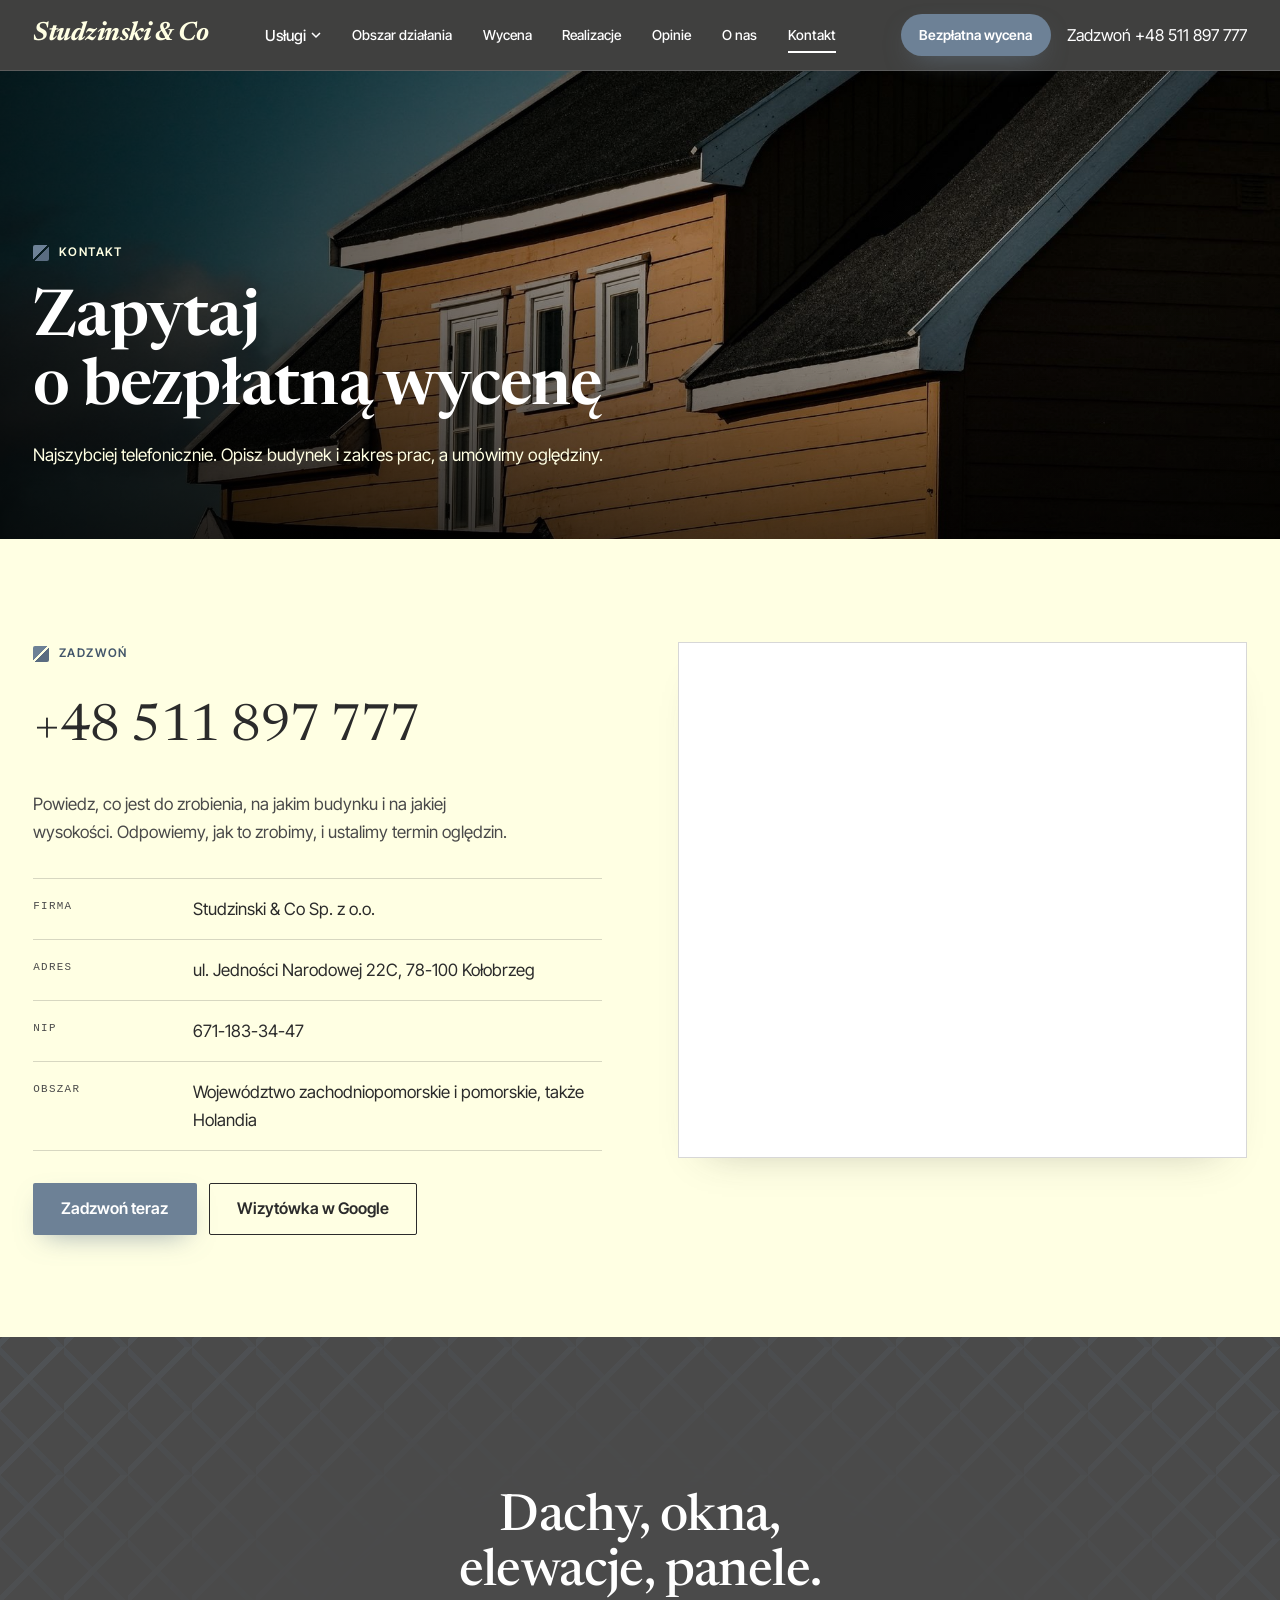
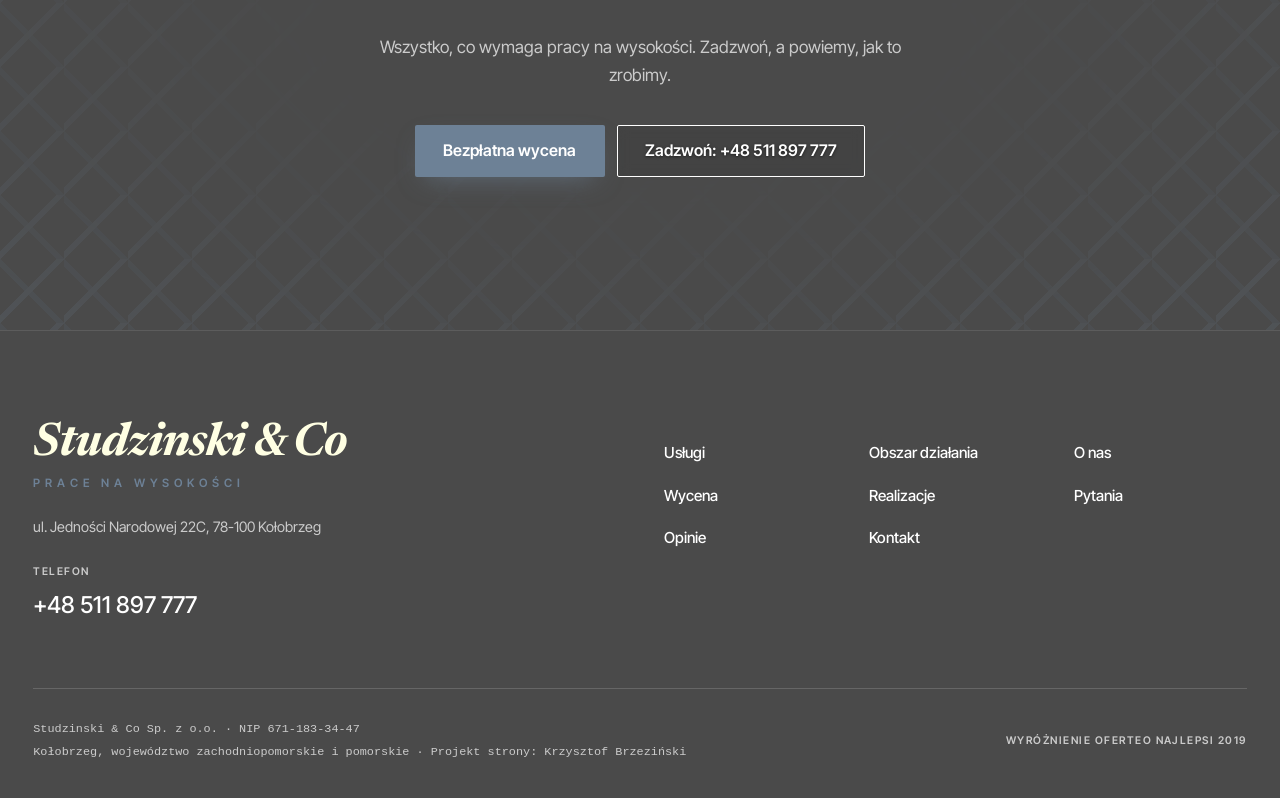
<file: kontakt.html>
<!DOCTYPE html>
<html lang="pl">
<head>
<meta charset="utf-8">
<meta name="viewport" content="width=device-width, initial-scale=1.0">
<title>Kontakt - Studzinski &amp; Co · Kołobrzeg</title>
<meta name="description" content="Kontakt ze Studzinski &amp; Co: telefon +48 511 897 777, ul. Jedności Narodowej 22C, Kołobrzeg. Bezpłatna wycena prac na wysokości.">
<meta name="robots" content="noindex, nofollow">
<meta name="theme-color" content="#4A4A4A">
<meta property="og:type" content="website">
<meta property="og:locale" content="pl_PL">
<meta property="og:site_name" content="Studzinski &amp; Co">
<meta property="og:title" content="Kontakt - Studzinski &amp; Co · Kołobrzeg">
<meta property="og:description" content="Kontakt ze Studzinski &amp; Co: telefon +48 511 897 777, ul. Jedności Narodowej 22C, Kołobrzeg. Bezpłatna wycena prac na wysokości.">
<meta property="og:url" content="https://impulseo-pl.github.io/studzinski-co-sp-z-o-o/kontakt.html">
<meta property="og:image" content="https://impulseo-pl.github.io/studzinski-co-sp-z-o-o/img/og.jpg">
<meta property="og:image:width" content="1200">
<meta property="og:image:height" content="630">
<meta name="twitter:card" content="summary_large_image">
<link rel="preconnect" href="https://fonts.googleapis.com">
<link rel="preconnect" href="https://fonts.gstatic.com" crossorigin>
<link href="https://fonts.googleapis.com/css2?family=Inter+Tight:wght@400;500;600;700&family=Newsreader:ital,opsz,wght@0,6..72,400;0,6..72,500;0,6..72,600;1,6..72,600;1,6..72,700&display=swap" rel="stylesheet">
<link rel="stylesheet" href="assets/styles.css?v=20261117">
<script type="application/ld+json">{"@context": "https://schema.org", "@type": "LocalBusiness", "name": "Studzinski & Co Sp. z o.o.", "url": "https://impulseo-pl.github.io/studzinski-co-sp-z-o-o/", "telephone": "+48511897777", "image": "https://impulseo-pl.github.io/studzinski-co-sp-z-o-o/img/og.jpg", "address": {"@type": "PostalAddress", "streetAddress": "ul. Jedności Narodowej 22C", "postalCode": "78-100", "addressLocality": "Kołobrzeg", "addressCountry": "PL"}, "areaServed": ["województwo zachodniopomorskie", "województwo pomorskie"], "sameAs": ["https://www.oferteo.pl/studzinski-co-sp-z-o-o/firma/3836160"]}</script>
</head>
<body>
<a class="skip" href="#tresc">Przejdź do treści</a>
<header class="subhead"><div class="wrap"><a class="mini-mark" href="index.html">Studzinski &amp; Co</a><nav class="nav" aria-label="Główne menu"><div class="has-drop"><a class="nav-item" href="oferta.html">Usługi <svg class="chev" viewBox="0 0 10 10" aria-hidden="true"><path d="M1 3l4 4 4-4" fill="none" stroke="currentColor" stroke-width="1.5"/></svg></a><div class="drop" role="menu"><p class="drop-cat">Elewacje i&nbsp;okna</p><a href="oferta.html#mycie-okien">Mycie okien na wysokości</a><a href="oferta.html#mycie-elewacji">Mycie elewacji</a><a href="oferta.html#malowanie-elewacji">Malowanie elewacji</a><a href="oferta.html#reklamy">Montaż i&nbsp;serwis reklam</a><p class="drop-cat">Dachy, fotowoltaika i&nbsp;konstrukcje</p><a href="oferta.html#fotowoltaika">Mycie paneli fotowoltaicznych</a><a href="oferta.html#czyszczenie-dachow">Czyszczenie dachów</a><a href="oferta.html#konstrukcje">Serwis konstrukcji stalowych</a><a href="oferta.html#montaz">Prace monterskie na wysokości</a><a class="drop-all" href="oferta.html">Cała oferta <span class="arr">→</span></a></div></div><a class="nav-item" href="index.html#obszar">Obszar działania</a><a class="nav-item" href="index.html#wycena">Wycena</a><a class="nav-item" href="realizacje.html">Realizacje</a><a class="nav-item" href="index.html#opinie">Opinie</a><a class="nav-item" href="o-nas.html">O nas</a><a class="nav-item" href="kontakt.html" aria-current="page">Kontakt</a></nav><div class="head-right"><a class="btn btn-teal btn-sm btn-pill" href="kontakt.html">Bezpłatna wycena</a><a class="head-phone" href="tel:+48511897777">Zadzwoń +48 511 897 777</a></div><button class="burger" type="button" aria-label="Otwórz menu"><span></span></button></div></header>
<main id="tresc">
<section class="pagehead">
<img src="img/ph4.jpg" alt="Dom z dwuspadowym dachem na tle nieba" width="1880" height="1253" fetchpriority="high">
<div class="wrap"><span class="eyebrow">Kontakt</span><h1>Zapytaj o&nbsp;bezpłatną wycenę</h1><p>Najszybciej telefonicznie. Opisz budynek i&nbsp;zakres prac, a&nbsp;umówimy oględziny.</p></div>
</section><section class="sec sec-paper"><div class="wrap contact">
<div class="rv"><span class="eyebrow">Zadzwoń</span><br><a class="c-big" href="tel:+48511897777">+48 511 897 777</a>
<p style="margin-top:1.2rem;color:var(--slate);max-width:30rem">Powiedz, co jest do zrobienia, na jakim budynku i&nbsp;na jakiej wysokości. Odpowiemy, jak to zrobimy, i&nbsp;ustalimy termin oględzin.</p>
<dl class="c-dl">
<div><dt>Firma</dt><dd>Studzinski &amp; Co Sp. z&nbsp;o.o.</dd></div>
<div><dt>Adres</dt><dd>ul. Jedności Narodowej 22C, 78-100 Kołobrzeg</dd></div>
<div><dt>NIP</dt><dd>671-183-34-47</dd></div>
<div><dt>Obszar</dt><dd>Województwo zachodniopomorskie i&nbsp;pomorskie, także Holandia</dd></div>
</dl>
<div class="btn-row" style="margin-top:2rem"><a class="btn btn-teal" href="tel:+48511897777">Zadzwoń teraz</a><a class="btn btn-line-dark" href="https://www.google.com/maps/place/Studzinski+%26+Co+Sp.+z+o.o./@54.1585857,15.5441295,17z/data=!4m6!3m5!1s0x470015842c6f5eef:0xadeb78a1c9bf9f6!8m2!3d54.1585857!4d15.5441295" target="_blank" rel="noopener">Wizytówka w&nbsp;Google</a></div>
</div>
<div class="map rv"><iframe title="Mapa: Studzinski &amp; Co, Kołobrzeg" src="https://maps.google.com/maps?q=Jedno%C5%9Bci%20Narodowej%2022C%2C%2078-100%20Ko%C5%82obrzeg&amp;z=15&amp;output=embed" loading="lazy" referrerpolicy="no-referrer-when-downgrade"></iframe></div>
</div></section><section class="cta-dark on-dark">
<div class="wrap rv">
<h2>Dachy, okna, elewacje, panele.</h2>
<p>Wszystko, co wymaga pracy na wysokości. Zadzwoń, a&nbsp;powiemy, jak to zrobimy.</p>
<div class="btn-row"><a class="btn btn-teal" href="kontakt.html">Bezpłatna wycena</a><a class="btn btn-line-light" href="tel:+48511897777">Zadzwoń: +48 511 897 777</a></div>
</div>
</section>
</main>
<footer class="foot">
<div class="wrap">
<div class="foot-grid">
<div>
<a class="foot-name" href="index.html">Studzinski &amp; Co<small>Prace na wysokości</small></a>
<p class="foot-addr">ul. Jedności Narodowej 22C, 78-100 Kołobrzeg</p>
<span class="foot-lab">Telefon</span>
<a class="foot-phone" href="tel:+48511897777">+48 511 897 777</a>
</div>
<nav class="foot-menu" aria-label="Stopka">
<a href="oferta.html">Usługi</a><a href="index.html#obszar">Obszar działania</a><a href="o-nas.html">O nas</a>
<a href="index.html#wycena">Wycena</a><a href="realizacje.html">Realizacje</a><a href="index.html#faq">Pytania</a>
<a href="index.html#opinie">Opinie</a><a href="kontakt.html">Kontakt</a>
</nav>
</div>
<div class="foot-bottom">
<div>Studzinski &amp; Co Sp. z&nbsp;o.o. · NIP 671-183-34-47<br>Kołobrzeg, województwo zachodniopomorskie i&nbsp;pomorskie · Projekt strony: Krzysztof Brzeziński</div>
<div class="foot-badge">Wyróżnienie Oferteo Najlepsi 2019</div>
</div>
</div>
</footer>
<div class="mnav" aria-label="Menu"><div class="mnav-top"><span class="mini-mark">Studzinski &amp; Co</span><button class="mnav-close" type="button" aria-label="Zamknij menu">×</button></div><a class="mcat" href="oferta.html">Wszystkie usługi</a><p class="mcat">Elewacje i&nbsp;okna</p><a href="oferta.html#mycie-okien">Mycie okien na wysokości</a><a href="oferta.html#mycie-elewacji">Mycie elewacji</a><a href="oferta.html#malowanie-elewacji">Malowanie elewacji</a><a href="oferta.html#reklamy">Montaż i&nbsp;serwis reklam</a><p class="mcat">Dachy, fotowoltaika i&nbsp;konstrukcje</p><a href="oferta.html#fotowoltaika">Mycie paneli fotowoltaicznych</a><a href="oferta.html#czyszczenie-dachow">Czyszczenie dachów</a><a href="oferta.html#konstrukcje">Serwis konstrukcji stalowych</a><a href="oferta.html#montaz">Prace monterskie na wysokości</a><p class="mcat">Firma</p><a href="realizacje.html">Realizacje</a><a href="o-nas.html">O nas</a><a href="index.html#obszar">Obszar działania</a><a href="index.html#opinie">Opinie</a><a href="kontakt.html">Kontakt</a><a class="btn btn-teal" href="kontakt.html">Bezpłatna wycena</a><a class="btn btn-line-light" href="tel:+48511897777">Zadzwoń +48 511 897 777</a></div>
<div class="sticky-call"><a class="sc-call" href="tel:+48511897777">Zadzwoń</a><a class="sc-quote" href="kontakt.html">Bezpłatna wycena</a></div>
<script src="assets/main.js?v=20261117"></script>
</body>
</html>
</file>
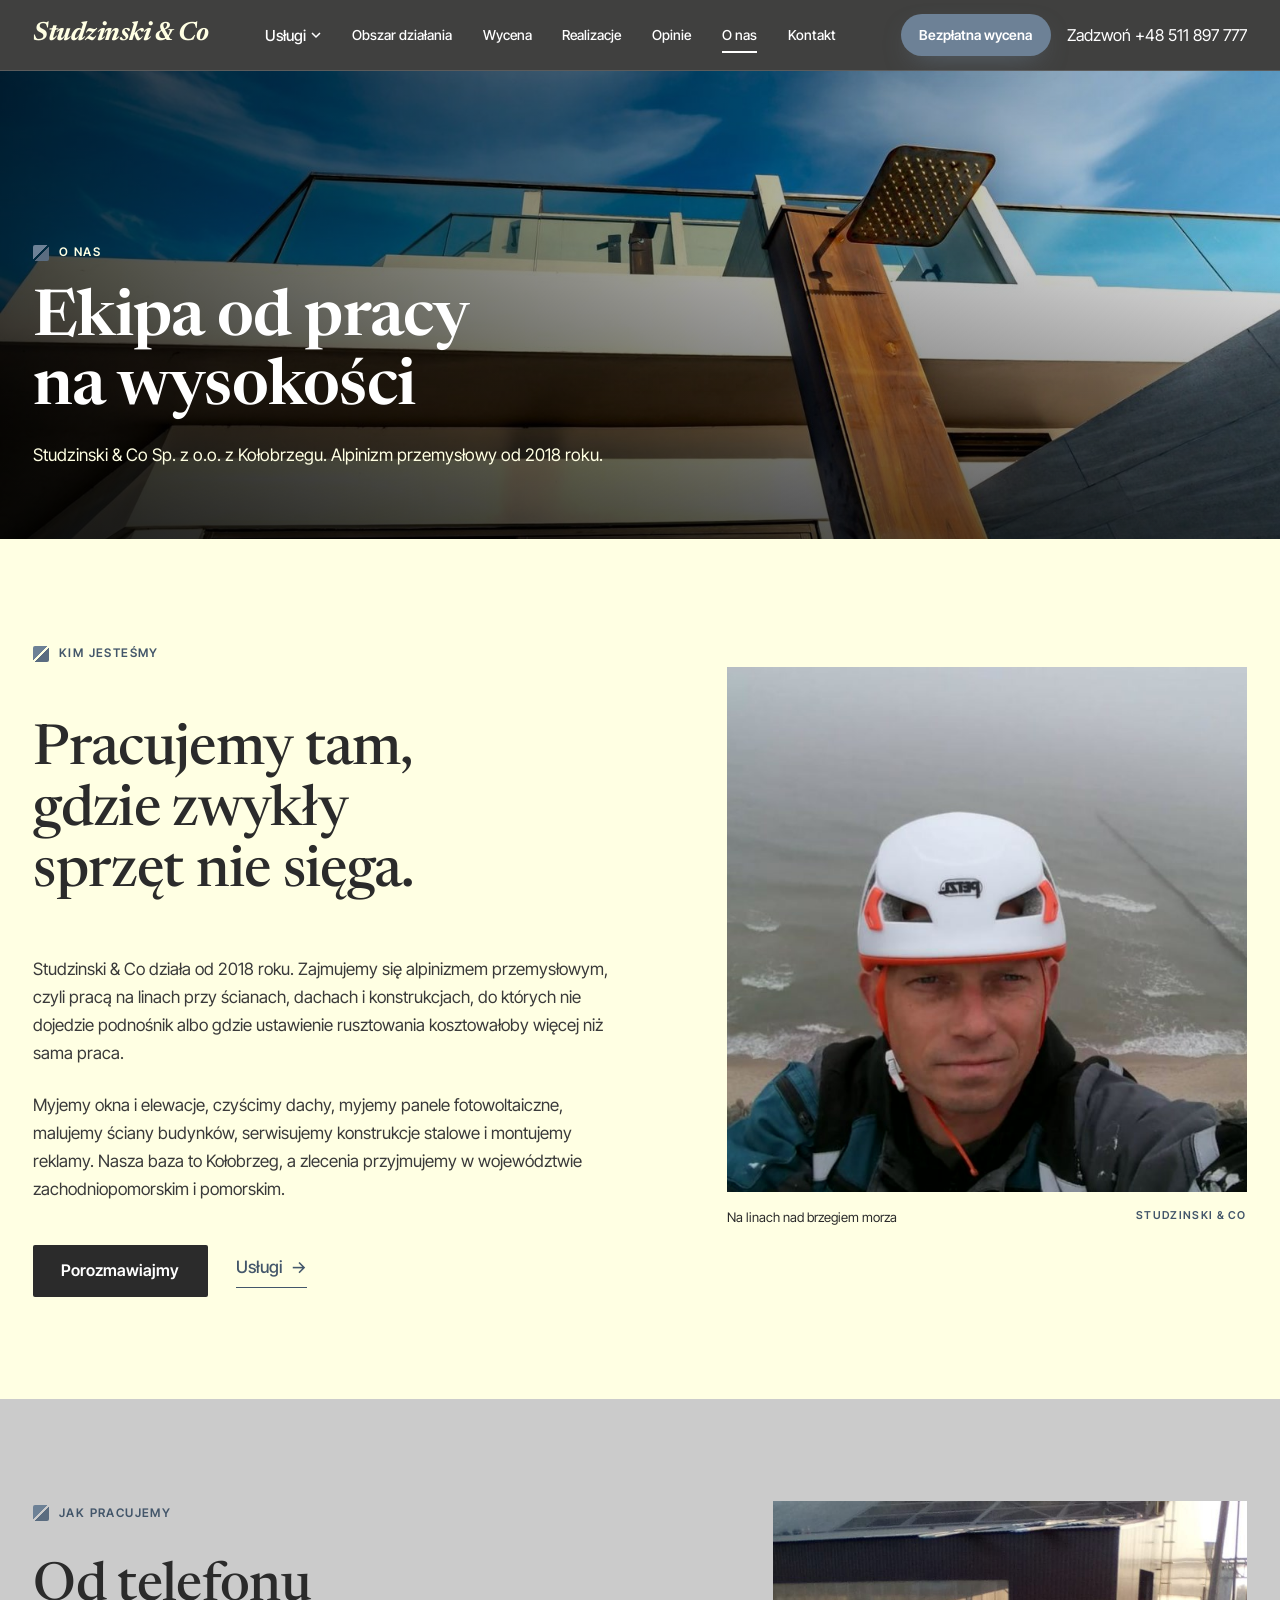
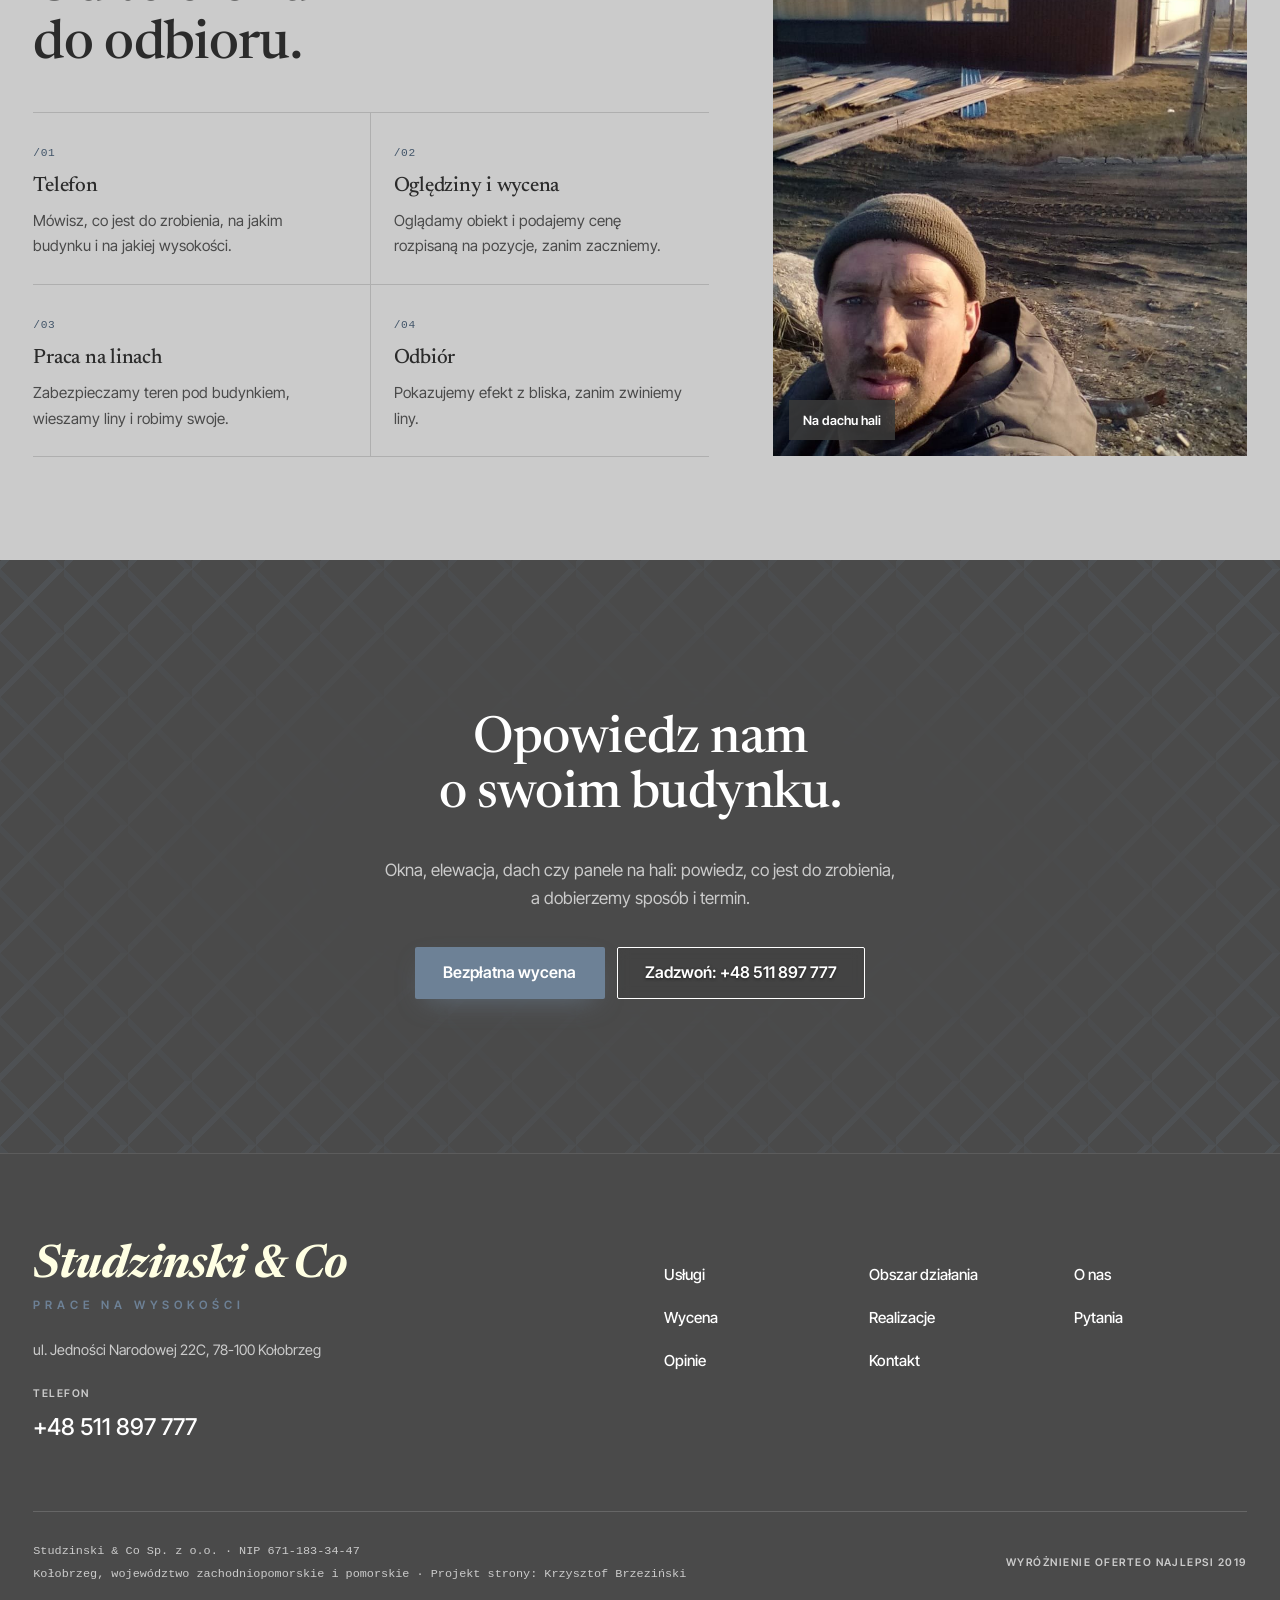
<file: o-nas.html>
<!DOCTYPE html>
<html lang="pl">
<head>
<meta charset="utf-8">
<meta name="viewport" content="width=device-width, initial-scale=1.0">
<title>O nas - Studzinski &amp; Co · alpinizm przemysłowy, Kołobrzeg</title>
<meta name="description" content="Studzinski &amp; Co Sp. z o.o. z Kołobrzegu: alpinizm przemysłowy od 2018 roku. Kim jesteśmy i jak pracujemy.">
<meta name="robots" content="noindex, nofollow">
<meta name="theme-color" content="#4A4A4A">
<meta property="og:type" content="website">
<meta property="og:locale" content="pl_PL">
<meta property="og:site_name" content="Studzinski &amp; Co">
<meta property="og:title" content="O nas - Studzinski &amp; Co · alpinizm przemysłowy, Kołobrzeg">
<meta property="og:description" content="Studzinski &amp; Co Sp. z o.o. z Kołobrzegu: alpinizm przemysłowy od 2018 roku. Kim jesteśmy i jak pracujemy.">
<meta property="og:url" content="https://impulseo-pl.github.io/studzinski-co-sp-z-o-o/o-nas.html">
<meta property="og:image" content="https://impulseo-pl.github.io/studzinski-co-sp-z-o-o/img/og.jpg">
<meta property="og:image:width" content="1200">
<meta property="og:image:height" content="630">
<meta name="twitter:card" content="summary_large_image">
<link rel="preconnect" href="https://fonts.googleapis.com">
<link rel="preconnect" href="https://fonts.gstatic.com" crossorigin>
<link href="https://fonts.googleapis.com/css2?family=Inter+Tight:wght@400;500;600;700&family=Newsreader:ital,opsz,wght@0,6..72,400;0,6..72,500;0,6..72,600;1,6..72,600;1,6..72,700&display=swap" rel="stylesheet">
<link rel="stylesheet" href="assets/styles.css?v=20261117">
<script type="application/ld+json">{"@context": "https://schema.org", "@type": "LocalBusiness", "name": "Studzinski & Co Sp. z o.o.", "url": "https://impulseo-pl.github.io/studzinski-co-sp-z-o-o/", "telephone": "+48511897777", "image": "https://impulseo-pl.github.io/studzinski-co-sp-z-o-o/img/og.jpg", "address": {"@type": "PostalAddress", "streetAddress": "ul. Jedności Narodowej 22C", "postalCode": "78-100", "addressLocality": "Kołobrzeg", "addressCountry": "PL"}, "areaServed": ["województwo zachodniopomorskie", "województwo pomorskie"], "sameAs": ["https://www.oferteo.pl/studzinski-co-sp-z-o-o/firma/3836160"]}</script>
</head>
<body>
<a class="skip" href="#tresc">Przejdź do treści</a>
<header class="subhead"><div class="wrap"><a class="mini-mark" href="index.html">Studzinski &amp; Co</a><nav class="nav" aria-label="Główne menu"><div class="has-drop"><a class="nav-item" href="oferta.html">Usługi <svg class="chev" viewBox="0 0 10 10" aria-hidden="true"><path d="M1 3l4 4 4-4" fill="none" stroke="currentColor" stroke-width="1.5"/></svg></a><div class="drop" role="menu"><p class="drop-cat">Elewacje i&nbsp;okna</p><a href="oferta.html#mycie-okien">Mycie okien na wysokości</a><a href="oferta.html#mycie-elewacji">Mycie elewacji</a><a href="oferta.html#malowanie-elewacji">Malowanie elewacji</a><a href="oferta.html#reklamy">Montaż i&nbsp;serwis reklam</a><p class="drop-cat">Dachy, fotowoltaika i&nbsp;konstrukcje</p><a href="oferta.html#fotowoltaika">Mycie paneli fotowoltaicznych</a><a href="oferta.html#czyszczenie-dachow">Czyszczenie dachów</a><a href="oferta.html#konstrukcje">Serwis konstrukcji stalowych</a><a href="oferta.html#montaz">Prace monterskie na wysokości</a><a class="drop-all" href="oferta.html">Cała oferta <span class="arr">→</span></a></div></div><a class="nav-item" href="index.html#obszar">Obszar działania</a><a class="nav-item" href="index.html#wycena">Wycena</a><a class="nav-item" href="realizacje.html">Realizacje</a><a class="nav-item" href="index.html#opinie">Opinie</a><a class="nav-item" href="o-nas.html" aria-current="page">O nas</a><a class="nav-item" href="kontakt.html">Kontakt</a></nav><div class="head-right"><a class="btn btn-teal btn-sm btn-pill" href="kontakt.html">Bezpłatna wycena</a><a class="head-phone" href="tel:+48511897777">Zadzwoń +48 511 897 777</a></div><button class="burger" type="button" aria-label="Otwórz menu"><span></span></button></div></header>
<main id="tresc">
<section class="pagehead">
<img src="img/ph2.jpg" alt="Nowoczesny budynek z przeszkleniami" width="1880" height="1253" fetchpriority="high">
<div class="wrap"><span class="eyebrow">O nas</span><h1>Ekipa od pracy na wysokości</h1><p>Studzinski & Co Sp. z&nbsp;o.o. z&nbsp;Kołobrzegu. Alpinizm przemysłowy od 2018 roku.</p></div>
</section><section class="sec sec-paper"><div class="wrap about">
<div class="about-txt rv"><span class="eyebrow">Kim jesteśmy</span><h2>Pracujemy tam, gdzie zwykły sprzęt nie sięga.</h2>
<p>Studzinski &amp; Co działa od 2018 roku. Zajmujemy się alpinizmem przemysłowym, czyli pracą na linach przy ścianach, dachach i&nbsp;konstrukcjach, do których nie dojedzie podnośnik albo gdzie ustawienie rusztowania kosztowałoby więcej niż sama praca.</p>
<p>Myjemy okna i&nbsp;elewacje, czyścimy dachy, myjemy panele fotowoltaiczne, malujemy ściany budynków, serwisujemy konstrukcje stalowe i&nbsp;montujemy reklamy. Nasza baza to Kołobrzeg, a&nbsp;zlecenia przyjmujemy w&nbsp;województwie zachodniopomorskim i&nbsp;pomorskim.</p>
<div class="btn-row"><a class="btn btn-dark" href="kontakt.html">Porozmawiajmy</a><a class="link-arrow" href="oferta.html">Usługi <span class="arr">→</span></a></div></div>
<figure class="about-fig rv"><div class="ph-frame"><img src="img/g6.jpg" alt="Nasz alpinista na linach nad brzegiem morza" width="1248" height="686"></div>
<figcaption class="fig-cap"><span>Na linach nad brzegiem morza</span><span>Studzinski &amp; Co</span></figcaption></figure>
</div></section>
<section class="sec sec-white"><div class="wrap why">
<div class="rv"><span class="eyebrow">Jak pracujemy</span><h2 class="h2">Od telefonu do odbioru.</h2>
<div class="why-grid">
<div class="why-cell"><span class="mono">/01</span><h3>Telefon</h3><p>Mówisz, co jest do zrobienia, na jakim budynku i&nbsp;na jakiej wysokości.</p></div>
<div class="why-cell"><span class="mono">/02</span><h3>Oględziny i&nbsp;wycena</h3><p>Oglądamy obiekt i&nbsp;podajemy cenę rozpisaną na pozycje, zanim zaczniemy.</p></div>
<div class="why-cell"><span class="mono">/03</span><h3>Praca na linach</h3><p>Zabezpieczamy teren pod budynkiem, wieszamy liny i&nbsp;robimy swoje.</p></div>
<div class="why-cell"><span class="mono">/04</span><h3>Odbiór</h3><p>Pokazujemy efekt z&nbsp;bliska, zanim zwiniemy liny.</p></div>
</div></div>
<figure class="why-fig rv"><div class="ph-frame"><img src="img/g7.jpg" alt="Na dachu hali przemysłowej" width="900" height="1600"></div><figcaption>Na dachu hali</figcaption></figure>
</div></section>
<section class="cta-dark on-dark">
<div class="wrap rv">
<h2>Opowiedz nam o&nbsp;swoim budynku.</h2>
<p>Okna, elewacja, dach czy panele na hali: powiedz, co jest do zrobienia, a&nbsp;dobierzemy sposób i&nbsp;termin.</p>
<div class="btn-row"><a class="btn btn-teal" href="kontakt.html">Bezpłatna wycena</a><a class="btn btn-line-light" href="tel:+48511897777">Zadzwoń: +48 511 897 777</a></div>
</div>
</section>
</main>
<footer class="foot">
<div class="wrap">
<div class="foot-grid">
<div>
<a class="foot-name" href="index.html">Studzinski &amp; Co<small>Prace na wysokości</small></a>
<p class="foot-addr">ul. Jedności Narodowej 22C, 78-100 Kołobrzeg</p>
<span class="foot-lab">Telefon</span>
<a class="foot-phone" href="tel:+48511897777">+48 511 897 777</a>
</div>
<nav class="foot-menu" aria-label="Stopka">
<a href="oferta.html">Usługi</a><a href="index.html#obszar">Obszar działania</a><a href="o-nas.html">O nas</a>
<a href="index.html#wycena">Wycena</a><a href="realizacje.html">Realizacje</a><a href="index.html#faq">Pytania</a>
<a href="index.html#opinie">Opinie</a><a href="kontakt.html">Kontakt</a>
</nav>
</div>
<div class="foot-bottom">
<div>Studzinski &amp; Co Sp. z&nbsp;o.o. · NIP 671-183-34-47<br>Kołobrzeg, województwo zachodniopomorskie i&nbsp;pomorskie · Projekt strony: Krzysztof Brzeziński</div>
<div class="foot-badge">Wyróżnienie Oferteo Najlepsi 2019</div>
</div>
</div>
</footer>
<div class="mnav" aria-label="Menu"><div class="mnav-top"><span class="mini-mark">Studzinski &amp; Co</span><button class="mnav-close" type="button" aria-label="Zamknij menu">×</button></div><a class="mcat" href="oferta.html">Wszystkie usługi</a><p class="mcat">Elewacje i&nbsp;okna</p><a href="oferta.html#mycie-okien">Mycie okien na wysokości</a><a href="oferta.html#mycie-elewacji">Mycie elewacji</a><a href="oferta.html#malowanie-elewacji">Malowanie elewacji</a><a href="oferta.html#reklamy">Montaż i&nbsp;serwis reklam</a><p class="mcat">Dachy, fotowoltaika i&nbsp;konstrukcje</p><a href="oferta.html#fotowoltaika">Mycie paneli fotowoltaicznych</a><a href="oferta.html#czyszczenie-dachow">Czyszczenie dachów</a><a href="oferta.html#konstrukcje">Serwis konstrukcji stalowych</a><a href="oferta.html#montaz">Prace monterskie na wysokości</a><p class="mcat">Firma</p><a href="realizacje.html">Realizacje</a><a href="o-nas.html">O nas</a><a href="index.html#obszar">Obszar działania</a><a href="index.html#opinie">Opinie</a><a href="kontakt.html">Kontakt</a><a class="btn btn-teal" href="kontakt.html">Bezpłatna wycena</a><a class="btn btn-line-light" href="tel:+48511897777">Zadzwoń +48 511 897 777</a></div>
<div class="sticky-call"><a class="sc-call" href="tel:+48511897777">Zadzwoń</a><a class="sc-quote" href="kontakt.html">Bezpłatna wycena</a></div>
<script src="assets/main.js?v=20261117"></script>
</body>
</html>
</file>
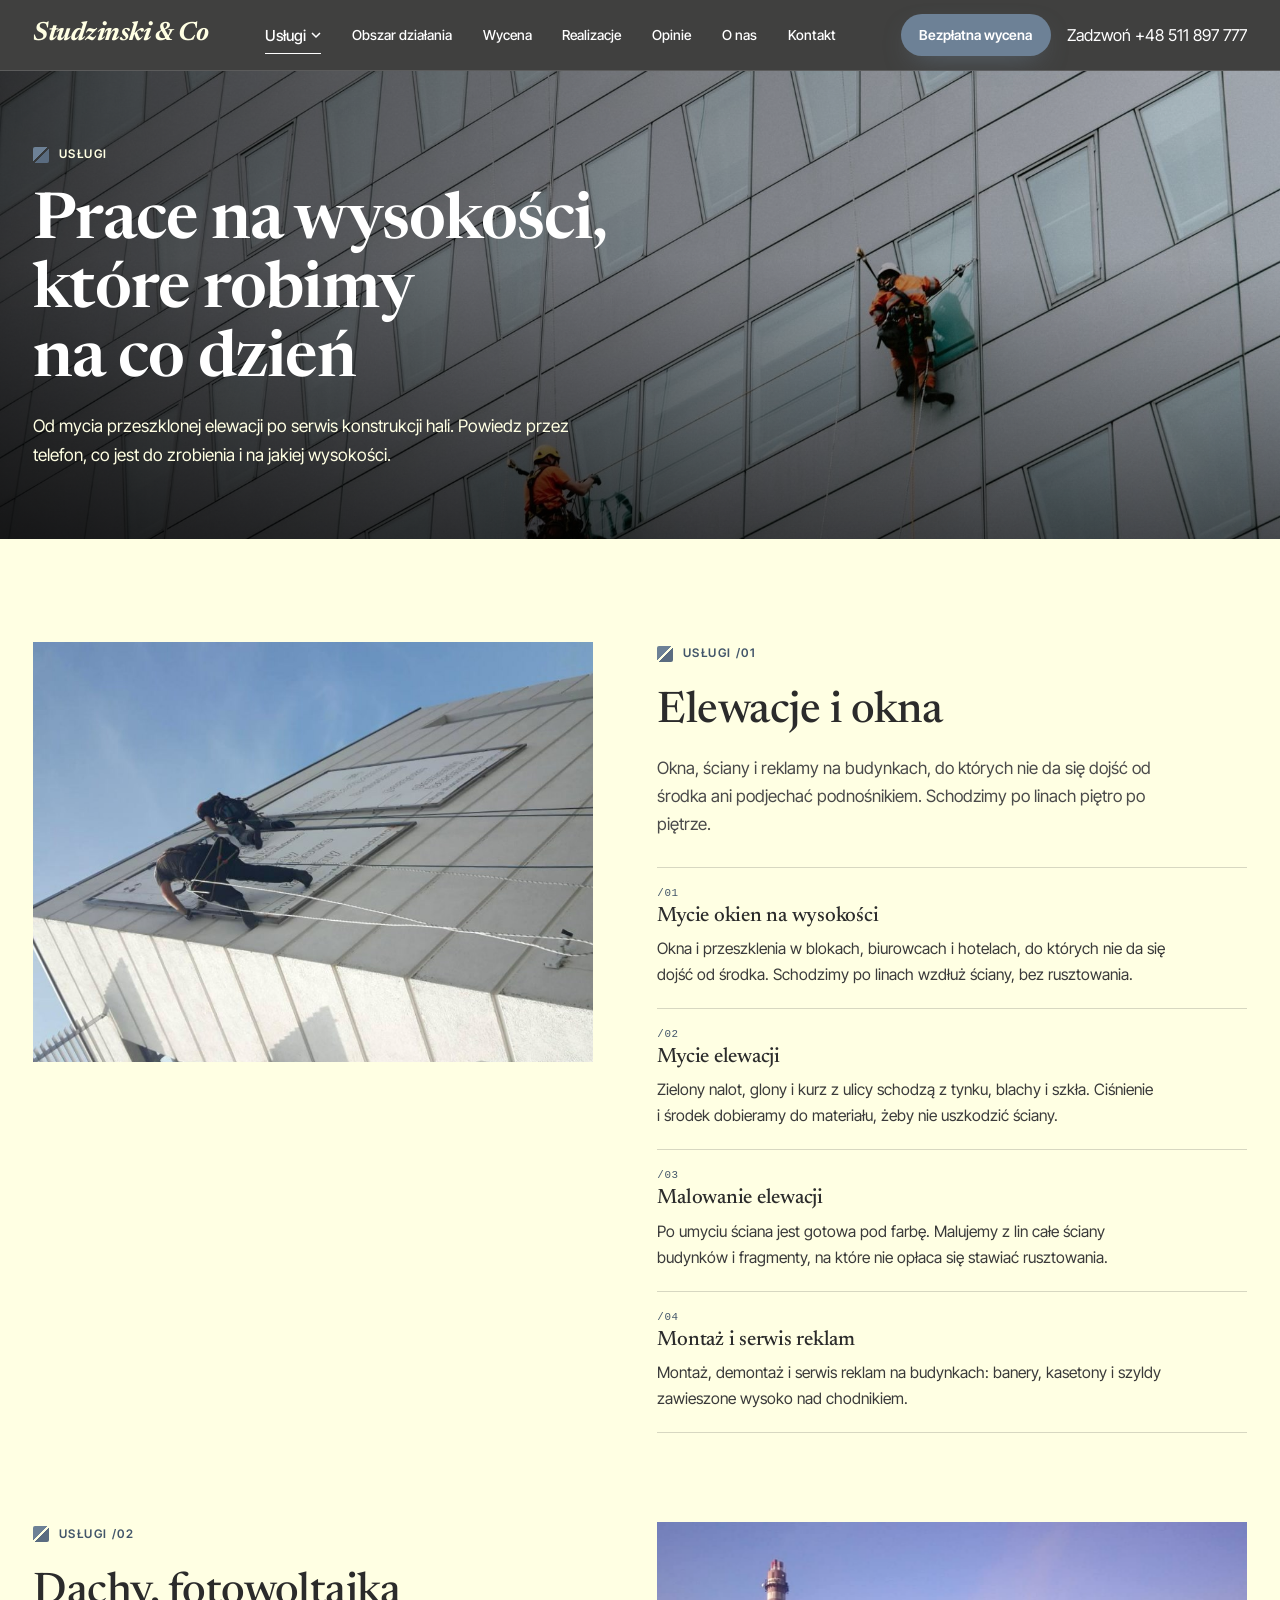
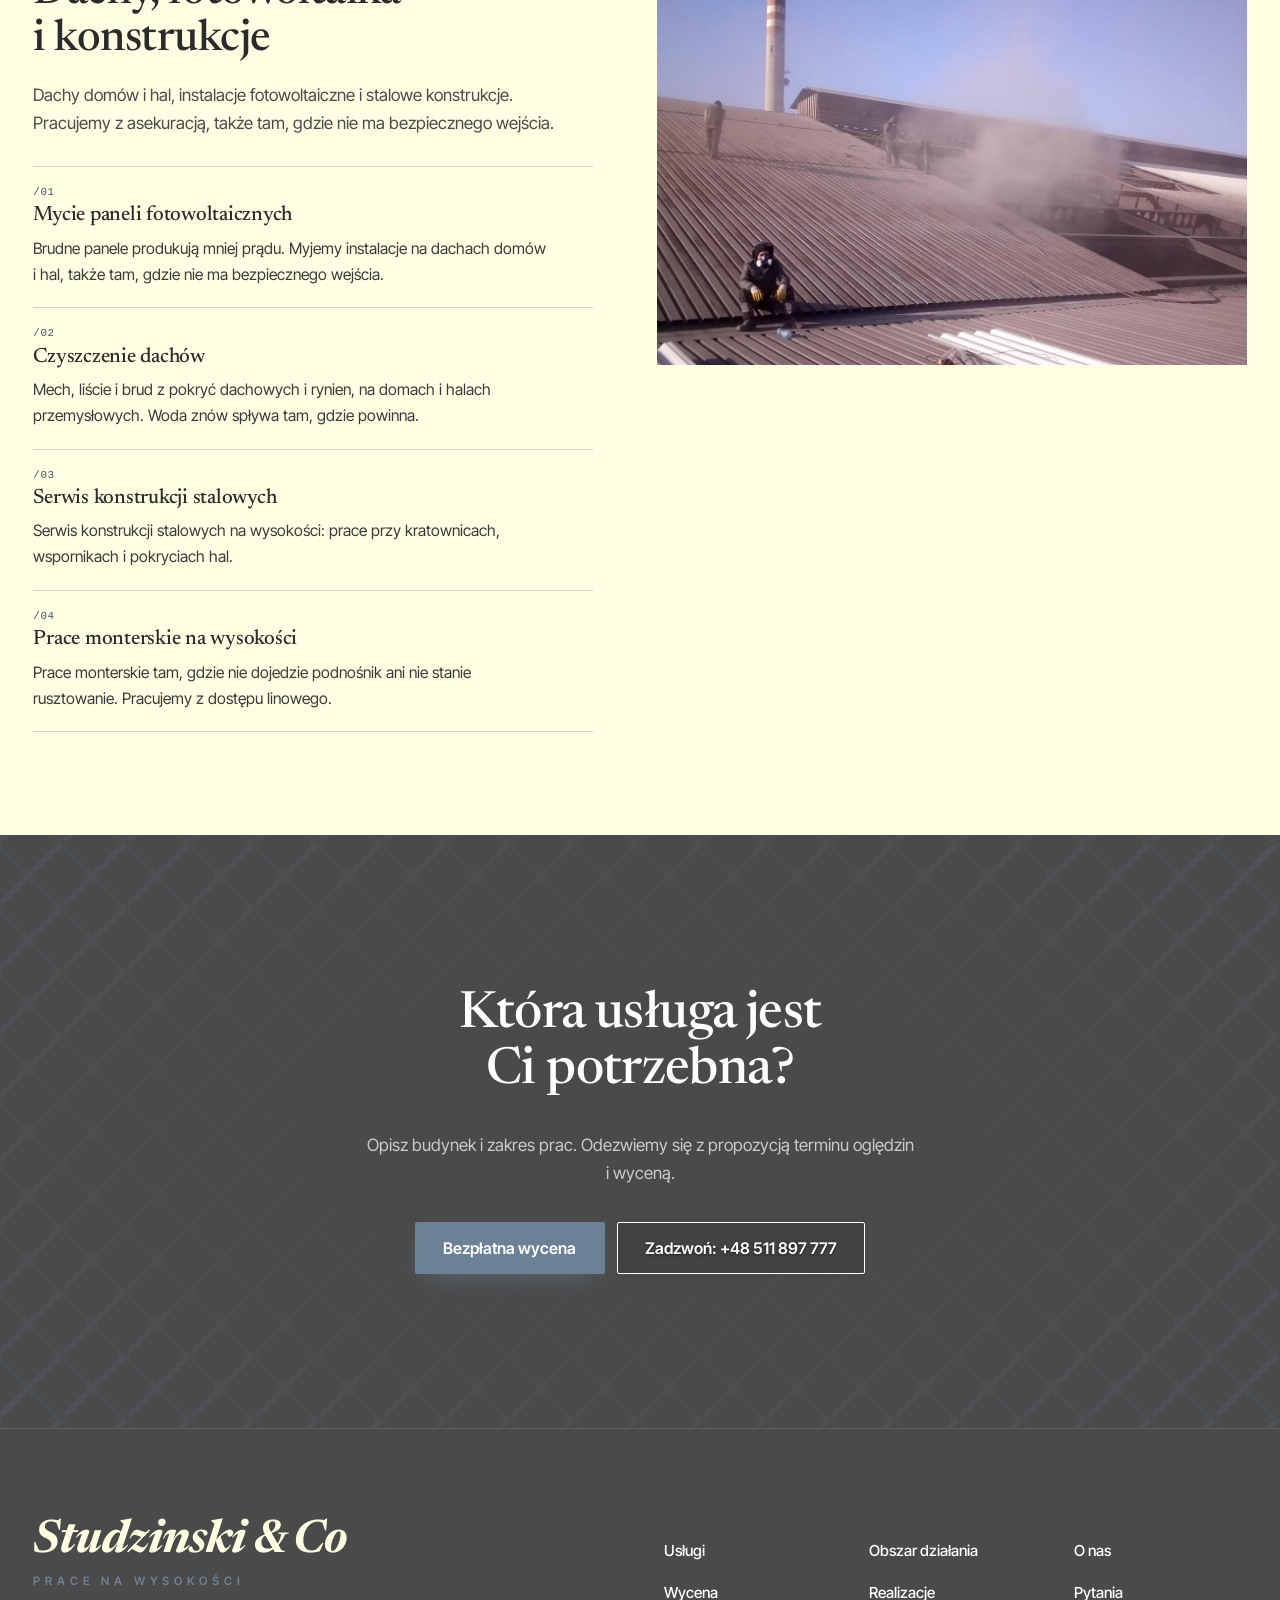
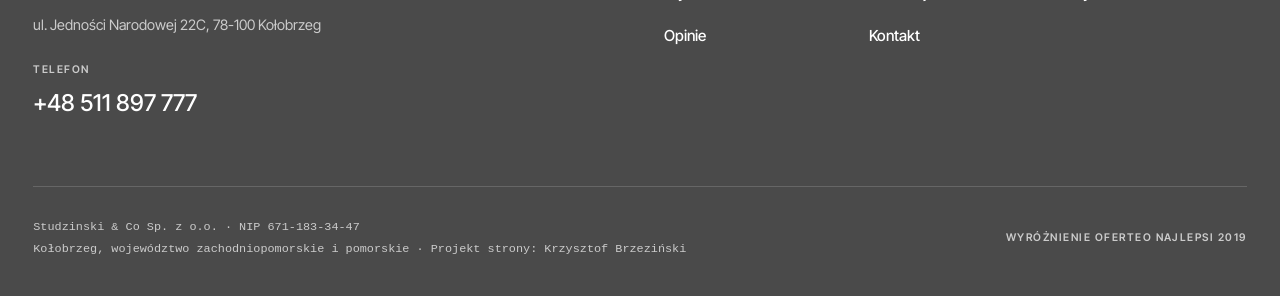
<file: oferta.html>
<!DOCTYPE html>
<html lang="pl">
<head>
<meta charset="utf-8">
<meta name="viewport" content="width=device-width, initial-scale=1.0">
<title>Usługi - Studzinski &amp; Co · prace na wysokości, Kołobrzeg</title>
<meta name="description" content="Mycie okien i elewacji, malowanie elewacji, mycie paneli fotowoltaicznych, czyszczenie dachów, konstrukcje stalowe i reklamy. Studzinski &amp; Co, Kołobrzeg.">
<meta name="robots" content="noindex, nofollow">
<meta name="theme-color" content="#4A4A4A">
<meta property="og:type" content="website">
<meta property="og:locale" content="pl_PL">
<meta property="og:site_name" content="Studzinski &amp; Co">
<meta property="og:title" content="Usługi - Studzinski &amp; Co · prace na wysokości, Kołobrzeg">
<meta property="og:description" content="Mycie okien i elewacji, malowanie elewacji, mycie paneli fotowoltaicznych, czyszczenie dachów, konstrukcje stalowe i reklamy. Studzinski &amp; Co, Kołobrzeg.">
<meta property="og:url" content="https://impulseo-pl.github.io/studzinski-co-sp-z-o-o/oferta.html">
<meta property="og:image" content="https://impulseo-pl.github.io/studzinski-co-sp-z-o-o/img/og.jpg">
<meta property="og:image:width" content="1200">
<meta property="og:image:height" content="630">
<meta name="twitter:card" content="summary_large_image">
<link rel="preconnect" href="https://fonts.googleapis.com">
<link rel="preconnect" href="https://fonts.gstatic.com" crossorigin>
<link href="https://fonts.googleapis.com/css2?family=Inter+Tight:wght@400;500;600;700&family=Newsreader:ital,opsz,wght@0,6..72,400;0,6..72,500;0,6..72,600;1,6..72,600;1,6..72,700&display=swap" rel="stylesheet">
<link rel="stylesheet" href="assets/styles.css?v=20261117">
<script type="application/ld+json">{"@context": "https://schema.org", "@type": "LocalBusiness", "name": "Studzinski & Co Sp. z o.o.", "url": "https://impulseo-pl.github.io/studzinski-co-sp-z-o-o/", "telephone": "+48511897777", "image": "https://impulseo-pl.github.io/studzinski-co-sp-z-o-o/img/og.jpg", "address": {"@type": "PostalAddress", "streetAddress": "ul. Jedności Narodowej 22C", "postalCode": "78-100", "addressLocality": "Kołobrzeg", "addressCountry": "PL"}, "areaServed": ["województwo zachodniopomorskie", "województwo pomorskie"], "sameAs": ["https://www.oferteo.pl/studzinski-co-sp-z-o-o/firma/3836160"]}</script>
</head>
<body>
<a class="skip" href="#tresc">Przejdź do treści</a>
<header class="subhead"><div class="wrap"><a class="mini-mark" href="index.html">Studzinski &amp; Co</a><nav class="nav" aria-label="Główne menu"><div class="has-drop"><a class="nav-item" href="oferta.html" aria-current="page">Usługi <svg class="chev" viewBox="0 0 10 10" aria-hidden="true"><path d="M1 3l4 4 4-4" fill="none" stroke="currentColor" stroke-width="1.5"/></svg></a><div class="drop" role="menu"><p class="drop-cat">Elewacje i&nbsp;okna</p><a href="oferta.html#mycie-okien">Mycie okien na wysokości</a><a href="oferta.html#mycie-elewacji">Mycie elewacji</a><a href="oferta.html#malowanie-elewacji">Malowanie elewacji</a><a href="oferta.html#reklamy">Montaż i&nbsp;serwis reklam</a><p class="drop-cat">Dachy, fotowoltaika i&nbsp;konstrukcje</p><a href="oferta.html#fotowoltaika">Mycie paneli fotowoltaicznych</a><a href="oferta.html#czyszczenie-dachow">Czyszczenie dachów</a><a href="oferta.html#konstrukcje">Serwis konstrukcji stalowych</a><a href="oferta.html#montaz">Prace monterskie na wysokości</a><a class="drop-all" href="oferta.html">Cała oferta <span class="arr">→</span></a></div></div><a class="nav-item" href="index.html#obszar">Obszar działania</a><a class="nav-item" href="index.html#wycena">Wycena</a><a class="nav-item" href="realizacje.html">Realizacje</a><a class="nav-item" href="index.html#opinie">Opinie</a><a class="nav-item" href="o-nas.html">O nas</a><a class="nav-item" href="kontakt.html">Kontakt</a></nav><div class="head-right"><a class="btn btn-teal btn-sm btn-pill" href="kontakt.html">Bezpłatna wycena</a><a class="head-phone" href="tel:+48511897777">Zadzwoń +48 511 897 777</a></div><button class="burger" type="button" aria-label="Otwórz menu"><span></span></button></div></header>
<main id="tresc">
<section class="pagehead">
<img src="img/ph-oferta.jpg" alt="Alpiniści myją okna na elewacji biurowca" width="1880" height="1253" fetchpriority="high">
<div class="wrap"><span class="eyebrow">Usługi</span><h1>Prace na wysokości, które robimy na co dzień</h1><p>Od mycia przeszklonej elewacji po serwis konstrukcji hali. Powiedz przez telefon, co jest do zrobienia i&nbsp;na jakiej wysokości.</p></div>
</section><section class="sec sec-paper"><div class="wrap"><div class="off" id="elewacje">
<figure class="off-fig rv" style="margin:0"><div class="ph-frame"><img src="img/g1.jpg" alt="Nasz alpinista przy pracy na elewacji"></div></figure>
<div class="rv"><span class="eyebrow">Usługi /01</span><h2 style="margin-top:1.2rem">Elewacje i&nbsp;okna</h2><p class="off-intro">Okna, ściany i&nbsp;reklamy na budynkach, do których nie da się dojść od środka ani podjechać podnośnikiem. Schodzimy po linach piętro po piętrze.</p><ul class="off-list"><li id="mycie-okien"><h3><span class="mono">/01</span>Mycie okien na wysokości</h3><p>Okna i&nbsp;przeszklenia w&nbsp;blokach, biurowcach i&nbsp;hotelach, do których nie da się dojść od środka. Schodzimy po linach wzdłuż ściany, bez rusztowania.</p></li><li id="mycie-elewacji"><h3><span class="mono">/02</span>Mycie elewacji</h3><p>Zielony nalot, glony i&nbsp;kurz z&nbsp;ulicy schodzą z&nbsp;tynku, blachy i&nbsp;szkła. Ciśnienie i&nbsp;środek dobieramy do materiału, żeby nie uszkodzić ściany.</p></li><li id="malowanie-elewacji"><h3><span class="mono">/03</span>Malowanie elewacji</h3><p>Po umyciu ściana jest gotowa pod farbę. Malujemy z&nbsp;lin całe ściany budynków i&nbsp;fragmenty, na które nie opłaca się stawiać rusztowania.</p></li><li id="reklamy"><h3><span class="mono">/04</span>Montaż i&nbsp;serwis reklam</h3><p>Montaż, demontaż i&nbsp;serwis reklam na budynkach: banery, kasetony i&nbsp;szyldy zawieszone wysoko nad chodnikiem.</p></li></ul></div>
</div><div class="off rev" id="dachy">
<figure class="off-fig rv" style="margin:0"><div class="ph-frame"><img src="img/g2.jpg" alt="Mycie dachu hali przemysłowej"></div></figure>
<div class="rv"><span class="eyebrow">Usługi /02</span><h2 style="margin-top:1.2rem">Dachy, fotowoltaika i&nbsp;konstrukcje</h2><p class="off-intro">Dachy domów i&nbsp;hal, instalacje fotowoltaiczne i&nbsp;stalowe konstrukcje. Pracujemy z&nbsp;asekuracją, także tam, gdzie nie ma bezpiecznego wejścia.</p><ul class="off-list"><li id="fotowoltaika"><h3><span class="mono">/01</span>Mycie paneli fotowoltaicznych</h3><p>Brudne panele produkują mniej prądu. Myjemy instalacje na dachach domów i&nbsp;hal, także tam, gdzie nie ma bezpiecznego wejścia.</p></li><li id="czyszczenie-dachow"><h3><span class="mono">/02</span>Czyszczenie dachów</h3><p>Mech, liście i&nbsp;brud z&nbsp;pokryć dachowych i&nbsp;rynien, na domach i&nbsp;halach przemysłowych. Woda znów spływa tam, gdzie powinna.</p></li><li id="konstrukcje"><h3><span class="mono">/03</span>Serwis konstrukcji stalowych</h3><p>Serwis konstrukcji stalowych na wysokości: prace przy kratownicach, wspornikach i&nbsp;pokryciach hal.</p></li><li id="montaz"><h3><span class="mono">/04</span>Prace monterskie na wysokości</h3><p>Prace monterskie tam, gdzie nie dojedzie podnośnik ani nie stanie rusztowanie. Pracujemy z&nbsp;dostępu linowego.</p></li></ul></div>
</div></div></section><section class="cta-dark on-dark">
<div class="wrap rv">
<h2>Która usługa jest Ci potrzebna?</h2>
<p>Opisz budynek i&nbsp;zakres prac. Odezwiemy się z&nbsp;propozycją terminu oględzin i&nbsp;wyceną.</p>
<div class="btn-row"><a class="btn btn-teal" href="kontakt.html">Bezpłatna wycena</a><a class="btn btn-line-light" href="tel:+48511897777">Zadzwoń: +48 511 897 777</a></div>
</div>
</section>
</main>
<footer class="foot">
<div class="wrap">
<div class="foot-grid">
<div>
<a class="foot-name" href="index.html">Studzinski &amp; Co<small>Prace na wysokości</small></a>
<p class="foot-addr">ul. Jedności Narodowej 22C, 78-100 Kołobrzeg</p>
<span class="foot-lab">Telefon</span>
<a class="foot-phone" href="tel:+48511897777">+48 511 897 777</a>
</div>
<nav class="foot-menu" aria-label="Stopka">
<a href="oferta.html">Usługi</a><a href="index.html#obszar">Obszar działania</a><a href="o-nas.html">O nas</a>
<a href="index.html#wycena">Wycena</a><a href="realizacje.html">Realizacje</a><a href="index.html#faq">Pytania</a>
<a href="index.html#opinie">Opinie</a><a href="kontakt.html">Kontakt</a>
</nav>
</div>
<div class="foot-bottom">
<div>Studzinski &amp; Co Sp. z&nbsp;o.o. · NIP 671-183-34-47<br>Kołobrzeg, województwo zachodniopomorskie i&nbsp;pomorskie · Projekt strony: Krzysztof Brzeziński</div>
<div class="foot-badge">Wyróżnienie Oferteo Najlepsi 2019</div>
</div>
</div>
</footer>
<div class="mnav" aria-label="Menu"><div class="mnav-top"><span class="mini-mark">Studzinski &amp; Co</span><button class="mnav-close" type="button" aria-label="Zamknij menu">×</button></div><a class="mcat" href="oferta.html">Wszystkie usługi</a><p class="mcat">Elewacje i&nbsp;okna</p><a href="oferta.html#mycie-okien">Mycie okien na wysokości</a><a href="oferta.html#mycie-elewacji">Mycie elewacji</a><a href="oferta.html#malowanie-elewacji">Malowanie elewacji</a><a href="oferta.html#reklamy">Montaż i&nbsp;serwis reklam</a><p class="mcat">Dachy, fotowoltaika i&nbsp;konstrukcje</p><a href="oferta.html#fotowoltaika">Mycie paneli fotowoltaicznych</a><a href="oferta.html#czyszczenie-dachow">Czyszczenie dachów</a><a href="oferta.html#konstrukcje">Serwis konstrukcji stalowych</a><a href="oferta.html#montaz">Prace monterskie na wysokości</a><p class="mcat">Firma</p><a href="realizacje.html">Realizacje</a><a href="o-nas.html">O nas</a><a href="index.html#obszar">Obszar działania</a><a href="index.html#opinie">Opinie</a><a href="kontakt.html">Kontakt</a><a class="btn btn-teal" href="kontakt.html">Bezpłatna wycena</a><a class="btn btn-line-light" href="tel:+48511897777">Zadzwoń +48 511 897 777</a></div>
<div class="sticky-call"><a class="sc-call" href="tel:+48511897777">Zadzwoń</a><a class="sc-quote" href="kontakt.html">Bezpłatna wycena</a></div>
<script src="assets/main.js?v=20261117"></script>
</body>
</html>
</file>
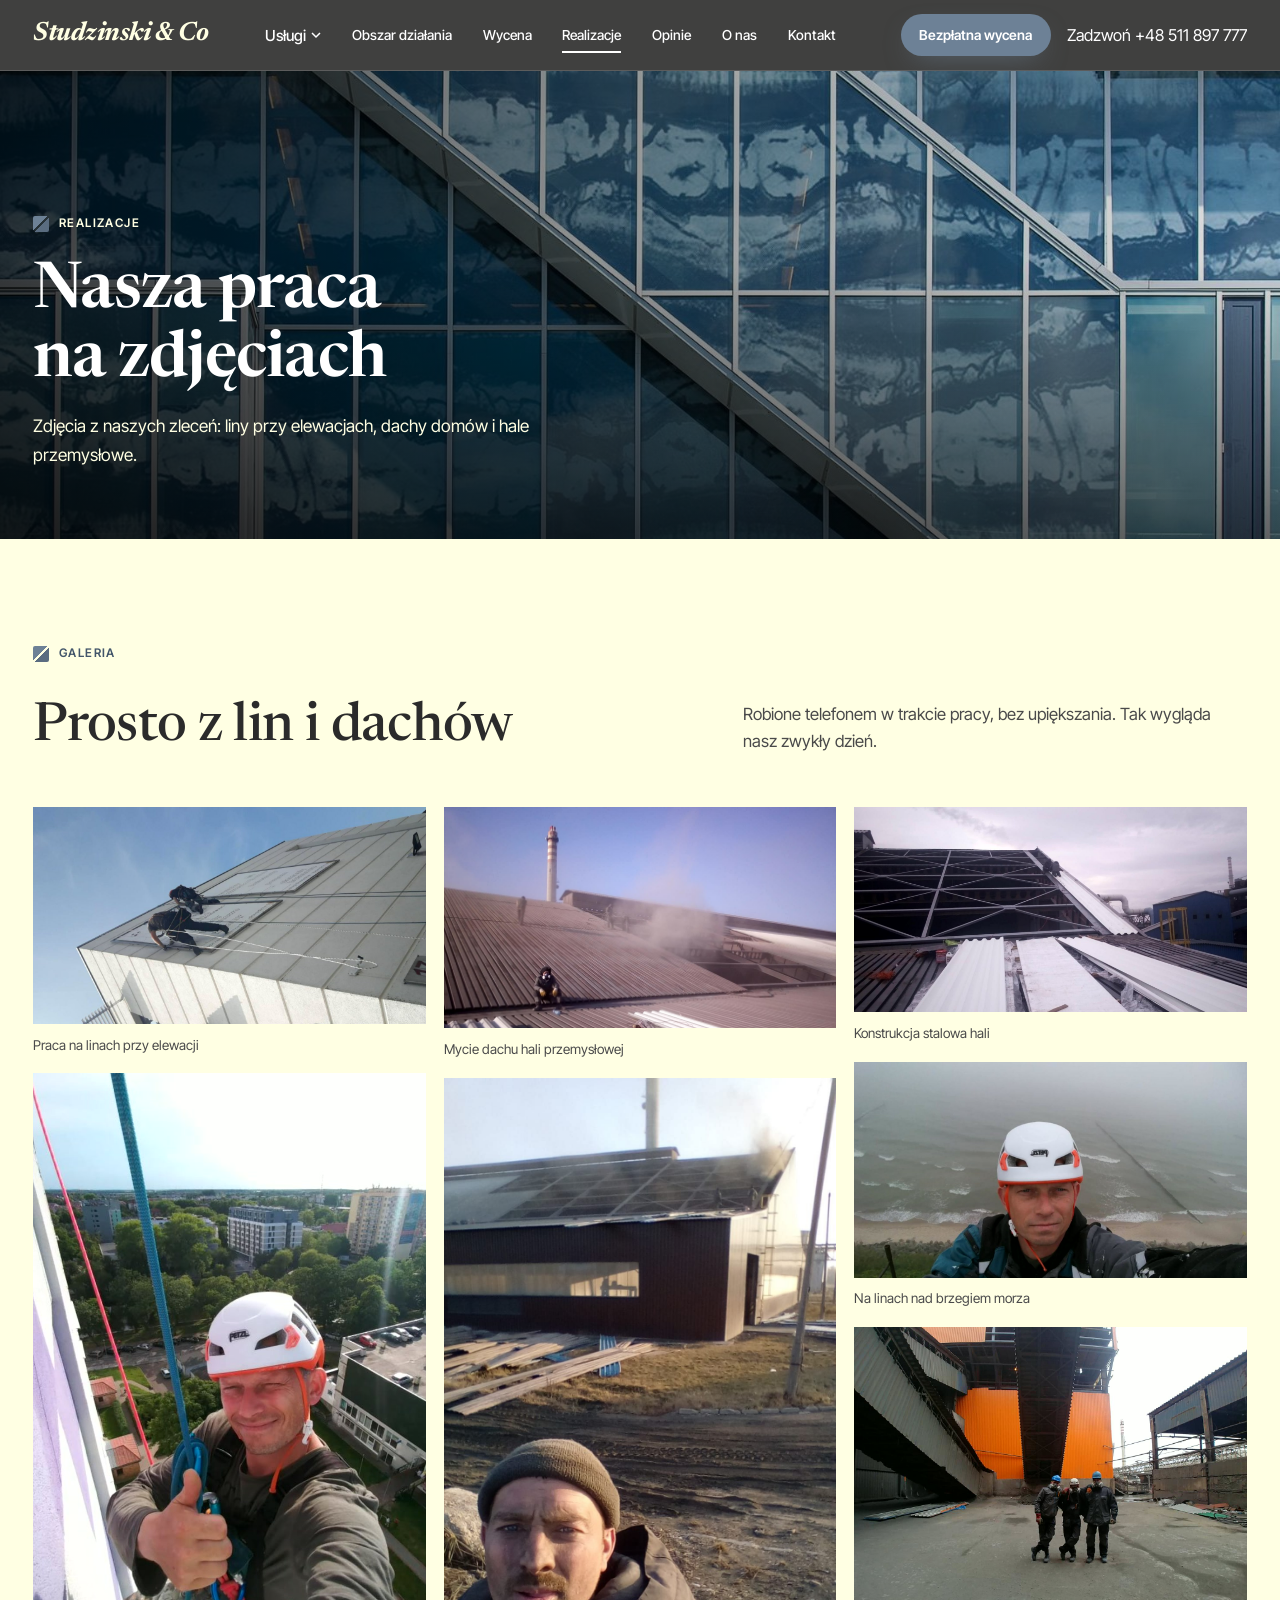
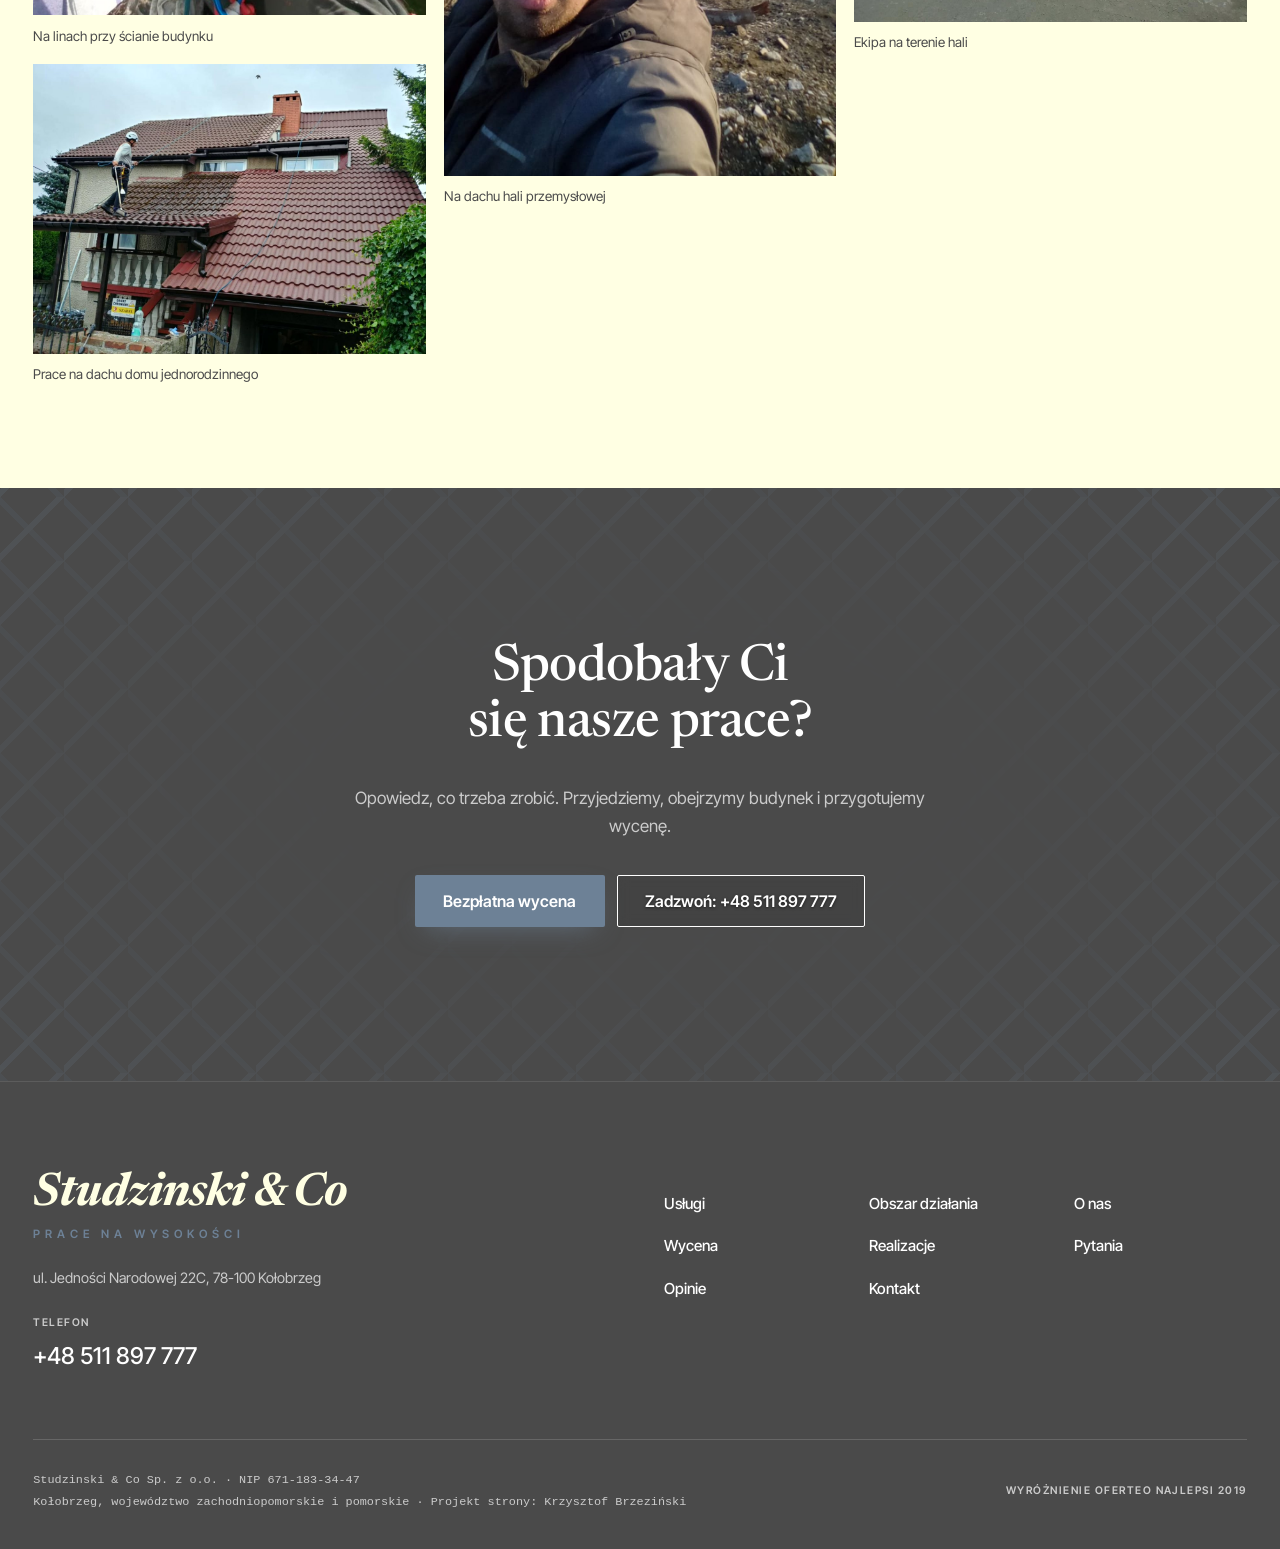
<file: realizacje.html>
<!DOCTYPE html>
<html lang="pl">
<head>
<meta charset="utf-8">
<meta name="viewport" content="width=device-width, initial-scale=1.0">
<title>Realizacje - Studzinski &amp; Co · Kołobrzeg</title>
<meta name="description" content="Zdjęcia z realizacji Studzinski &amp; Co: praca na linach przy elewacjach, dachy domów i hale przemysłowe.">
<meta name="robots" content="noindex, nofollow">
<meta name="theme-color" content="#4A4A4A">
<meta property="og:type" content="website">
<meta property="og:locale" content="pl_PL">
<meta property="og:site_name" content="Studzinski &amp; Co">
<meta property="og:title" content="Realizacje - Studzinski &amp; Co · Kołobrzeg">
<meta property="og:description" content="Zdjęcia z realizacji Studzinski &amp; Co: praca na linach przy elewacjach, dachy domów i hale przemysłowe.">
<meta property="og:url" content="https://impulseo-pl.github.io/studzinski-co-sp-z-o-o/realizacje.html">
<meta property="og:image" content="https://impulseo-pl.github.io/studzinski-co-sp-z-o-o/img/og.jpg">
<meta property="og:image:width" content="1200">
<meta property="og:image:height" content="630">
<meta name="twitter:card" content="summary_large_image">
<link rel="preconnect" href="https://fonts.googleapis.com">
<link rel="preconnect" href="https://fonts.gstatic.com" crossorigin>
<link href="https://fonts.googleapis.com/css2?family=Inter+Tight:wght@400;500;600;700&family=Newsreader:ital,opsz,wght@0,6..72,400;0,6..72,500;0,6..72,600;1,6..72,600;1,6..72,700&display=swap" rel="stylesheet">
<link rel="stylesheet" href="assets/styles.css?v=20261117">
<script type="application/ld+json">{"@context": "https://schema.org", "@type": "LocalBusiness", "name": "Studzinski & Co Sp. z o.o.", "url": "https://impulseo-pl.github.io/studzinski-co-sp-z-o-o/", "telephone": "+48511897777", "image": "https://impulseo-pl.github.io/studzinski-co-sp-z-o-o/img/og.jpg", "address": {"@type": "PostalAddress", "streetAddress": "ul. Jedności Narodowej 22C", "postalCode": "78-100", "addressLocality": "Kołobrzeg", "addressCountry": "PL"}, "areaServed": ["województwo zachodniopomorskie", "województwo pomorskie"], "sameAs": ["https://www.oferteo.pl/studzinski-co-sp-z-o-o/firma/3836160"]}</script>
</head>
<body>
<a class="skip" href="#tresc">Przejdź do treści</a>
<header class="subhead"><div class="wrap"><a class="mini-mark" href="index.html">Studzinski &amp; Co</a><nav class="nav" aria-label="Główne menu"><div class="has-drop"><a class="nav-item" href="oferta.html">Usługi <svg class="chev" viewBox="0 0 10 10" aria-hidden="true"><path d="M1 3l4 4 4-4" fill="none" stroke="currentColor" stroke-width="1.5"/></svg></a><div class="drop" role="menu"><p class="drop-cat">Elewacje i&nbsp;okna</p><a href="oferta.html#mycie-okien">Mycie okien na wysokości</a><a href="oferta.html#mycie-elewacji">Mycie elewacji</a><a href="oferta.html#malowanie-elewacji">Malowanie elewacji</a><a href="oferta.html#reklamy">Montaż i&nbsp;serwis reklam</a><p class="drop-cat">Dachy, fotowoltaika i&nbsp;konstrukcje</p><a href="oferta.html#fotowoltaika">Mycie paneli fotowoltaicznych</a><a href="oferta.html#czyszczenie-dachow">Czyszczenie dachów</a><a href="oferta.html#konstrukcje">Serwis konstrukcji stalowych</a><a href="oferta.html#montaz">Prace monterskie na wysokości</a><a class="drop-all" href="oferta.html">Cała oferta <span class="arr">→</span></a></div></div><a class="nav-item" href="index.html#obszar">Obszar działania</a><a class="nav-item" href="index.html#wycena">Wycena</a><a class="nav-item" href="realizacje.html" aria-current="page">Realizacje</a><a class="nav-item" href="index.html#opinie">Opinie</a><a class="nav-item" href="o-nas.html">O nas</a><a class="nav-item" href="kontakt.html">Kontakt</a></nav><div class="head-right"><a class="btn btn-teal btn-sm btn-pill" href="kontakt.html">Bezpłatna wycena</a><a class="head-phone" href="tel:+48511897777">Zadzwoń +48 511 897 777</a></div><button class="burger" type="button" aria-label="Otwórz menu"><span></span></button></div></header>
<main id="tresc">
<section class="pagehead">
<img src="img/ph1.jpg" alt="Przeszklona elewacja biurowca" width="1880" height="1253" fetchpriority="high">
<div class="wrap"><span class="eyebrow">Realizacje</span><h1>Nasza praca na zdjęciach</h1><p>Zdjęcia z&nbsp;naszych zleceń: liny przy elewacjach, dachy domów i&nbsp;hale przemysłowe.</p></div>
</section><section class="sec sec-paper"><div class="wrap">
<div class="sec-head rv"><div><span class="eyebrow">Galeria</span><h2 class="h2">Prosto z&nbsp;lin i&nbsp;dachów</h2></div><p>Robione telefonem w&nbsp;trakcie pracy, bez upiększania. Tak wygląda nasz zwykły dzień.</p></div>
<div class="masonry"><figure class="m-item rv"><div class="ph-frame"><img src="img/g1.jpg" alt="Praca na linach przy elewacji"></div><figcaption>Praca na linach przy elewacji</figcaption></figure><figure class="m-item rv"><div class="ph-frame"><img src="img/g5.jpg" alt="Na linach przy ścianie budynku"></div><figcaption>Na linach przy ścianie budynku</figcaption></figure><figure class="m-item rv"><div class="ph-frame"><img src="img/about.jpg" alt="Prace na dachu domu jednorodzinnego"></div><figcaption>Prace na dachu domu jednorodzinnego</figcaption></figure><figure class="m-item rv"><div class="ph-frame"><img src="img/g2.jpg" alt="Mycie dachu hali przemysłowej"></div><figcaption>Mycie dachu hali przemysłowej</figcaption></figure><figure class="m-item rv"><div class="ph-frame"><img src="img/g7.jpg" alt="Na dachu hali przemysłowej"></div><figcaption>Na dachu hali przemysłowej</figcaption></figure><figure class="m-item rv"><div class="ph-frame"><img src="img/g3.jpg" alt="Konstrukcja stalowa hali"></div><figcaption>Konstrukcja stalowa hali</figcaption></figure><figure class="m-item rv"><div class="ph-frame"><img src="img/g6.jpg" alt="Na linach nad brzegiem morza"></div><figcaption>Na linach nad brzegiem morza</figcaption></figure><figure class="m-item rv"><div class="ph-frame"><img src="img/g4.jpg" alt="Ekipa na terenie hali"></div><figcaption>Ekipa na terenie hali</figcaption></figure></div></div></section><section class="cta-dark on-dark">
<div class="wrap rv">
<h2>Spodobały Ci się nasze prace?</h2>
<p>Opowiedz, co trzeba zrobić. Przyjedziemy, obejrzymy budynek i&nbsp;przygotujemy wycenę.</p>
<div class="btn-row"><a class="btn btn-teal" href="kontakt.html">Bezpłatna wycena</a><a class="btn btn-line-light" href="tel:+48511897777">Zadzwoń: +48 511 897 777</a></div>
</div>
</section>
</main>
<footer class="foot">
<div class="wrap">
<div class="foot-grid">
<div>
<a class="foot-name" href="index.html">Studzinski &amp; Co<small>Prace na wysokości</small></a>
<p class="foot-addr">ul. Jedności Narodowej 22C, 78-100 Kołobrzeg</p>
<span class="foot-lab">Telefon</span>
<a class="foot-phone" href="tel:+48511897777">+48 511 897 777</a>
</div>
<nav class="foot-menu" aria-label="Stopka">
<a href="oferta.html">Usługi</a><a href="index.html#obszar">Obszar działania</a><a href="o-nas.html">O nas</a>
<a href="index.html#wycena">Wycena</a><a href="realizacje.html">Realizacje</a><a href="index.html#faq">Pytania</a>
<a href="index.html#opinie">Opinie</a><a href="kontakt.html">Kontakt</a>
</nav>
</div>
<div class="foot-bottom">
<div>Studzinski &amp; Co Sp. z&nbsp;o.o. · NIP 671-183-34-47<br>Kołobrzeg, województwo zachodniopomorskie i&nbsp;pomorskie · Projekt strony: Krzysztof Brzeziński</div>
<div class="foot-badge">Wyróżnienie Oferteo Najlepsi 2019</div>
</div>
</div>
</footer>
<div class="mnav" aria-label="Menu"><div class="mnav-top"><span class="mini-mark">Studzinski &amp; Co</span><button class="mnav-close" type="button" aria-label="Zamknij menu">×</button></div><a class="mcat" href="oferta.html">Wszystkie usługi</a><p class="mcat">Elewacje i&nbsp;okna</p><a href="oferta.html#mycie-okien">Mycie okien na wysokości</a><a href="oferta.html#mycie-elewacji">Mycie elewacji</a><a href="oferta.html#malowanie-elewacji">Malowanie elewacji</a><a href="oferta.html#reklamy">Montaż i&nbsp;serwis reklam</a><p class="mcat">Dachy, fotowoltaika i&nbsp;konstrukcje</p><a href="oferta.html#fotowoltaika">Mycie paneli fotowoltaicznych</a><a href="oferta.html#czyszczenie-dachow">Czyszczenie dachów</a><a href="oferta.html#konstrukcje">Serwis konstrukcji stalowych</a><a href="oferta.html#montaz">Prace monterskie na wysokości</a><p class="mcat">Firma</p><a href="realizacje.html">Realizacje</a><a href="o-nas.html">O nas</a><a href="index.html#obszar">Obszar działania</a><a href="index.html#opinie">Opinie</a><a href="kontakt.html">Kontakt</a><a class="btn btn-teal" href="kontakt.html">Bezpłatna wycena</a><a class="btn btn-line-light" href="tel:+48511897777">Zadzwoń +48 511 897 777</a></div>
<div class="sticky-call"><a class="sc-call" href="tel:+48511897777">Zadzwoń</a><a class="sc-quote" href="kontakt.html">Bezpłatna wycena</a></div>
<script src="assets/main.js?v=20261117"></script>
</body>
</html>
</file>
<file: assets/styles.css>
/* Studzinski & Co - demo w układzie referencji (pas nazwy nad menu, ciemny pas zaufania,
   o firmie, opinie, ciemna przeglądarka zleceń, wstęga realizacji, wycena, usługi w dwóch panelach,
   dlaczego my, obszar, FAQ, ciemne CTA, ciemna stopka). Jedna paleta, jeden akcent. */
:root{
  --teal:#6D8196; --teal-deep:#5a6c80; --teal-text:#43566a; --teal-soft:#CBCBCB;
  --ink:#2b2b2b; --ink-deep:#4A4A4A; --ink-panel:#3d3d3d; --ink-body:#3a3a3a;
  --paper:#FFFFE3; --paper-sunken:#CBCBCB; --hairline:rgba(74,74,74,.22); --rule-dark:#666666;
  --slate:#4A4A4A; --slate-soft:#5e5e5e; --white:#fff;
  --accent:var(--teal); --accent-d:var(--teal-deep);
  --f-display:"Newsreader",Georgia,"Times New Roman",serif;
  --f-sans:"Inter Tight",system-ui,-apple-system,"Segoe UI",sans-serif;
  --f-mono:ui-monospace,SFMono-Regular,Menlo,Consolas,monospace;
  --gutter:clamp(1.25rem,2.6vw,2.5rem);
  --maxw:1320px;
  --ease:cubic-bezier(.16,.84,.44,1);
  --img-zoom:1.05; --img-dur:1.4s;
}
*,*::before,*::after{box-sizing:border-box}
html{-webkit-text-size-adjust:100%;scroll-behavior:smooth}
body{margin:0;font-family:var(--f-sans);font-size:1.0625rem;line-height:1.65;color:var(--ink-body);background:var(--paper);-webkit-font-smoothing:antialiased}
img{display:block;max-width:100%;height:auto}
a{color:inherit}
h1,h2,h3{font-family:var(--f-display);font-weight:500;color:var(--ink);line-height:1.08;letter-spacing:-.012em;margin:0}
p{margin:0}
.skip{position:absolute;left:-9999px;top:0;background:var(--ink);color:#fff;padding:.6rem 1rem;z-index:200}
.skip:focus{left:1rem}
.wrap{width:100%;max-width:var(--maxw);margin:0 auto;padding:0 var(--gutter)}
.mono{font-family:var(--f-mono);letter-spacing:.06em}

/* ---------- eyebrow (znacznik nad nagłówkiem) ---------- */
.eyebrow{display:inline-flex;align-items:center;gap:.6rem;font-size:.74rem;font-weight:600;letter-spacing:.12em;text-transform:uppercase;color:var(--teal-text)}
.eyebrow::before{content:"";width:16px;height:16px;flex:none;background:
  linear-gradient(135deg,var(--teal) 0 45%,transparent 45% 55%,var(--teal-deep) 55% 100%);border-radius:2px}
.on-dark .eyebrow{color:#FFFFE3}
.on-dark .eyebrow::before{background:linear-gradient(135deg,var(--teal) 0 45%,transparent 45% 55%,#CBCBCB 55% 100%)}

/* ---------- przyciski ---------- */
.btn{position:relative;display:inline-flex;align-items:center;justify-content:center;gap:.55rem;min-height:3.25rem;padding:.85rem 1.7rem;font:600 1rem/1.2 var(--f-sans);text-decoration:none;border:1.5px solid transparent;border-radius:2px;cursor:pointer;overflow:hidden;
  transition:background-color .72s var(--ease),color .72s var(--ease),border-color .72s var(--ease),box-shadow .72s var(--ease)}
.btn-teal{background:var(--teal);color:#fff;box-shadow:0 10px 28px -12px rgba(109,129,150,.75)}
.btn-teal:hover{background:var(--accent-d);color:#fff;box-shadow:0 0 0 3px rgba(109,129,150,.25)}
.btn-line-light{border-color:#fff;color:#fff;background:transparent}
.hero .btn-line-light,.cta-dark .btn-line-light{background:rgba(58,58,58,.42);text-shadow:0 1px 3px rgba(0,0,0,.55);-webkit-backdrop-filter:blur(6px);backdrop-filter:blur(6px)}
.hero .btn-line-light:hover,.cta-dark .btn-line-light:hover{background:#fff;text-shadow:none}
.btn-line-light:hover{background:#fff;color:var(--ink);box-shadow:0 0 0 3px rgba(255,255,255,.22)}
.btn-dark{background:var(--ink);color:#fff}
.btn-dark:hover{background:var(--accent-d);color:#fff;box-shadow:0 0 0 3px rgba(109,129,150,.25)}
.btn-line-dark{border-color:var(--ink);color:var(--ink);background:transparent}
.btn-line-dark:hover{background:var(--ink);color:#fff;box-shadow:0 0 0 3px rgba(74,74,74,.14)}
.btn-sm{min-height:2.6rem;padding:.55rem 1.1rem;font-size:.86rem}
.btn-pill{border-radius:999px}
.btn-row{display:flex;flex-wrap:wrap;gap:.75rem}
.link-arrow{display:inline-flex;align-items:center;gap:.5rem;font-weight:500;color:var(--teal-text);text-decoration:none;padding-bottom:.35rem;border-bottom:1.5px solid currentColor;transition:gap .5s var(--ease)}
.link-arrow:hover{gap:.85rem}
.on-dark .link-arrow{color:#fff;border-color:var(--teal)}
.arr{display:inline-block;transition:transform .5s var(--ease)}

/* ---------- nawigacja (wspólna) ---------- */
.nav{display:flex;align-items:center;gap:clamp(1rem,2.4vw,2.4rem)}
.nav-item{position:relative;font-size:.86rem;font-weight:500;color:inherit;text-decoration:none;padding:.4rem 0;white-space:nowrap}
.nav-item::after{content:"";position:absolute;left:0;right:0;bottom:0;height:1.5px;background:currentColor;transform:scaleX(0);transform-origin:left;transition:transform .45s var(--ease)}
.nav-item:hover::after,.nav-item[aria-current="page"]::after{transform:scaleX(1)}
.has-drop{position:relative}
.has-drop>.nav-item{display:inline-flex;align-items:center;gap:.35rem;font-size:.95rem}
.has-drop .chev{width:10px;height:10px;transition:transform .35s var(--ease)}
.has-drop:hover .chev,.has-drop:focus-within .chev{transform:rotate(180deg)}
.drop{position:absolute;left:-1rem;top:100%;margin-top:10px;min-width:330px;background:#FFFFE3;color:var(--ink);border:1px solid var(--hairline);box-shadow:0 24px 50px -20px rgba(58,58,58,.35);padding:.6rem;opacity:0;visibility:hidden;transform:translateY(6px);transition:opacity .3s var(--ease),transform .3s var(--ease),visibility .3s;z-index:60}
.drop::before{content:"";position:absolute;left:0;right:0;top:-12px;height:12px}
.has-drop:hover .drop,.has-drop:focus-within .drop{opacity:1;visibility:visible;transform:none}
.drop-cat{font-size:.68rem;font-weight:600;letter-spacing:.12em;text-transform:uppercase;color:var(--teal-text);padding:.7rem .8rem .3rem}
.drop a{display:block;padding:.48rem .8rem;font-size:.92rem;text-decoration:none;border-radius:2px}
.drop a:hover{background:var(--paper-sunken)}
.drop .drop-all{margin-top:.4rem;border-top:1px solid var(--hairline);font-weight:600;color:var(--teal-text);padding-top:1rem}
.head-right{display:flex;align-items:center;gap:1rem;margin-left:auto}
.hero .head-phone,.hero .nav-item{text-shadow:0 1px 3px rgba(0,0,0,.6)}
.head-phone{font-size:1.02rem;font-weight:400;text-decoration:none;white-space:nowrap}
.head-phone:hover{text-decoration:underline;text-underline-offset:4px}
.burger{display:none;margin-left:auto;width:46px;height:46px;border:1px solid currentColor;background:transparent;color:inherit;border-radius:2px;cursor:pointer;align-items:center;justify-content:center}
.burger span{display:block;width:20px;height:1.5px;background:currentColor;box-shadow:0 -6px 0 currentColor,0 6px 0 currentColor}

/* ---------- HERO strony głównej ---------- */
.hero{position:relative;isolation:isolate;min-height:min(100svh,980px);display:flex;flex-direction:column;color:#fff;overflow:clip;background:#4A4A4A}
.hero>.hero-img{position:absolute;inset:0;width:100%;height:100%;object-fit:cover;object-position:50% 58%;z-index:-2}
.hero::after{content:"";position:absolute;inset:0;z-index:-1;background:
  linear-gradient(90deg,rgba(0,0,0,.72) 0%,rgba(0,0,0,.45) 38%,rgba(0,0,0,.05) 70%),
  linear-gradient(180deg,rgba(0,0,0,.62) 0%,rgba(0,0,0,.42) 26%,rgba(0,0,0,0) 44%,rgba(0,0,0,0) 70%,rgba(0,0,0,.45) 100%)}
.wordmark{display:block;padding:clamp(1.2rem,2.6vw,2.4rem) var(--gutter) 0;font-family:var(--f-display);font-style:italic;font-weight:700;color:#FFFFE3;text-decoration:none;line-height:.95;letter-spacing:-.035em;font-size:clamp(3.1rem,11.2vw,11rem);white-space:nowrap;text-shadow:0 2px 30px rgba(0,0,0,.18)}
.wordmark small{font-size:.32em;letter-spacing:0;font-style:normal;font-weight:500;margin-left:.15em;vertical-align:.25em;opacity:.9}
.hero-bar{display:flex;align-items:center;gap:1rem;padding:clamp(.8rem,1.6vw,1.6rem) var(--gutter) 0}
.hero-copy{padding:clamp(2rem,5svh,3.6rem) var(--gutter) clamp(2.5rem,7svh,5rem);max-width:min(980px,100%)}
.hero h1{color:#fff;font-weight:600;font-size:clamp(2.35rem,min(4.6vw,8.2svh),4.6rem);max-width:19ch;text-shadow:0 2px 24px rgba(0,0,0,.35)}
.hero-lead{margin-top:1.1rem;max-width:36rem;font-size:clamp(1rem,1.25vw,1.12rem);line-height:1.6;color:#FFFFE3;text-shadow:0 1px 12px rgba(0,0,0,.4)}
.hero .btn-row{margin-top:clamp(1.4rem,3.4svh,2.1rem)}
.hero .btn{min-width:11rem}
.hero-fill{flex:1}

/* ---------- pas zaufania ---------- */
.trust{background:var(--ink-deep);color:#FFFFE3}
.trust .wrap{display:flex;align-items:center;justify-content:space-between;gap:2rem;padding-top:1rem;padding-bottom:1rem;flex-wrap:wrap}
.trust-items{display:flex;flex-wrap:wrap;align-items:center;gap:.9rem clamp(1.4rem,4vw,4.2rem);margin:0;padding:0;list-style:none}
.trust-items li{display:flex;align-items:baseline;gap:.55rem;font-size:.8rem;color:#CBCBCB;position:relative}
.trust-items li+li::before{content:"";position:absolute;left:calc(-1 * clamp(.7rem,2vw,2.1rem));top:15%;bottom:15%;width:1px;background:var(--teal);opacity:.6}
.trust-items b{font-size:1.15rem;font-weight:500;color:#fff;display:inline-flex;align-items:center;gap:.25rem}
.trust-items svg{width:15px;height:15px;color:#fff}
.trust-badge{display:flex;align-items:center;gap:.8rem;font-size:.72rem;letter-spacing:.1em;text-transform:uppercase;color:#CBCBCB}
.trust-badge img{width:54px;height:auto}

/* ---------- sekcje ogólne ---------- */
.sec{padding:clamp(5rem,8vw,8.5rem) 0}
.sec-paper{background:var(--paper)}
.sec-white{background:#CBCBCB}
.sec-sunken{background:var(--paper-sunken)}
.sec-dark{background:var(--ink-deep);color:#CBCBCB}
.sec-dark h2,.sec-dark h3{color:#fff}
.h2{font-size:clamp(2.3rem,4.2vw,4rem);margin-top:clamp(1.4rem,2.2vw,2.2rem)}
.sec-head{display:grid;grid-template-columns:minmax(0,1fr) minmax(18rem,31.5rem);align-items:end;gap:2rem 4rem;margin-bottom:clamp(2.4rem,4vw,3.6rem)}
.sec-head p{font-size:1.05rem;color:var(--slate);max-width:31.5rem}
.sec-dark .sec-head p{color:#CBCBCB}

/* ---------- O firmie ---------- */
.about{display:grid;grid-template-columns:minmax(0,1fr) minmax(0,.86fr);gap:clamp(2.5rem,7vw,7.5rem);align-items:start}
.about h2{font-size:clamp(2.4rem,4.4vw,4.1rem);max-width:13ch;margin-top:clamp(2.4rem,4vw,3.6rem)}
.about-txt p{margin-top:1.5rem;max-width:36rem;color:var(--ink-body)}
.about-txt p:first-of-type{margin-top:clamp(2.4rem,4vw,3.4rem)}
.about .btn-row{margin-top:2.6rem;align-items:center;gap:1.8rem}
.about-fig{margin:0;margin-top:clamp(.5rem,2vw,2rem)}
.ph-frame{overflow:hidden;background:var(--paper-sunken)}
.ph-frame img{width:100%;height:100%;object-fit:cover;transition:transform var(--img-dur) var(--ease),filter var(--img-dur) var(--ease)}
@media (hover:hover){.ph-frame:hover img{transform:scale(var(--img-zoom));filter:brightness(1.05)}}
.about-fig .ph-frame{aspect-ratio:1/1.01}
.fig-cap{display:flex;justify-content:space-between;gap:1rem;margin-top:.9rem;font-size:.82rem;color:var(--ink)}
.fig-cap span:last-child{font-size:.68rem;font-weight:600;letter-spacing:.12em;text-transform:uppercase;color:var(--teal-text)}

/* ---------- Opinie ---------- */
.rev-top{display:grid;grid-template-columns:minmax(0,1fr) auto;align-items:end;gap:2rem}
.rev-top h2{max-width:12ch}
.rating{display:flex;align-items:center;gap:.9rem;text-decoration:none;color:var(--ink)}
.rating-src{width:42px;height:42px;border-radius:50%;background:#6D8196;color:#fff;font:700 .78rem/1 var(--f-sans);display:grid;place-items:center;flex:none}
.rating b{font-size:2.6rem;font-weight:600;letter-spacing:-.02em;line-height:1}
.rating small{display:block;font-size:.8rem;color:var(--slate);margin-top:.2rem}
.stars{display:inline-flex;gap:2px;color:var(--teal)}
.stars svg{width:14px;height:14px}
.rev-grid{display:grid;grid-template-columns:minmax(0,1fr) minmax(0,1fr);gap:clamp(2.5rem,6vw,6.5rem);margin-top:clamp(2.5rem,4vw,3.4rem)}
.rev-feature .q{font-family:var(--f-display);font-size:3rem;line-height:.6;color:var(--teal);display:block;height:1.4rem}
.rev-feature blockquote{margin:1rem 0 0;font-family:var(--f-sans);font-size:clamp(1.5rem,2.3vw,2rem);line-height:1.45;color:var(--ink);letter-spacing:-.015em;max-width:22ch}
.rev-meta{margin-top:1.4rem;font-size:.86rem;color:var(--slate)}
.rev-meta b{color:var(--ink)}
.rev-cta{margin-top:clamp(3rem,7vw,6rem)}
.rev-cta p{color:var(--slate);max-width:20rem;margin-bottom:1.5rem}
.rev-list-head{display:flex;justify-content:space-between;font-size:.7rem;font-weight:600;letter-spacing:.12em;text-transform:uppercase;color:var(--slate);padding-bottom:1rem;border-bottom:1px solid var(--hairline)}
.rev-item{padding:1.6rem 0;border-bottom:1px solid var(--hairline)}
.rev-item blockquote{margin:0;color:var(--ink-body);font-size:1.02rem}
.rev-item .rev-meta{margin-top:.8rem;display:flex;align-items:center;gap:.6rem;flex-wrap:wrap}
.rev-all{display:inline-flex;margin-top:1.6rem;font-weight:600;color:var(--ink);text-decoration:none;gap:.5rem}
.rev-all:hover .arr{transform:translateX(4px)}

/* ---------- ciemna przeglądarka zleceń ---------- */
.jobs-sec{position:relative;overflow:hidden}
.jobs-sec::before{content:"";position:absolute;inset:0;opacity:.07;pointer-events:none;background-image:repeating-linear-gradient(135deg,var(--teal) 0 2px,transparent 2px 26px)}
.jobs-sec .wrap{position:relative}
.jobs{display:grid;grid-template-columns:minmax(0,1fr) minmax(16rem,22rem);gap:1.4rem}
.stage{position:relative;aspect-ratio:16/9;overflow:hidden;background:#3a3a3a}
.stage img{position:absolute;inset:0;width:100%;height:100%;object-fit:cover;opacity:0;transition:opacity .7s var(--ease)}
.stage img.on{opacity:1}
.stage-tag{position:absolute;top:.9rem;left:.9rem;z-index:2;background:rgba(58,58,58,.82);color:#fff;font:500 .68rem/1 var(--f-mono);letter-spacing:.14em;padding:.5rem .65rem;text-transform:uppercase}
.stage-foot{display:flex;justify-content:space-between;margin-top:.8rem;font:.74rem/1.4 var(--f-mono);letter-spacing:.06em;color:#CBCBCB}
.thumbs{display:grid;grid-template-columns:repeat(4,minmax(0,1fr));gap:.6rem;margin-top:1rem}
.thumb{position:relative;aspect-ratio:2.6/1;overflow:hidden;border:1.5px solid transparent;padding:0;background:#3a3a3a;cursor:pointer;color:#fff;text-align:left}
.thumb img{position:absolute;inset:0;width:100%;height:100%;object-fit:cover;opacity:.5;transition:opacity .5s var(--ease)}
.thumb span{position:relative;display:block;padding:.45rem .6rem;font:.62rem/1.3 var(--f-mono);letter-spacing:.12em;text-transform:uppercase}
.thumb b{display:block;font:600 .82rem/1.2 var(--f-sans);letter-spacing:0;text-transform:none;margin-top:.15rem}
.thumb:hover img,.thumb.on img{opacity:.85}
.thumb.on{border-color:var(--teal)}
.job-panel{border:1px solid var(--rule-dark);background:rgba(0,0,0,.16);padding:1.6rem 1.4rem;display:flex;flex-direction:column}
.job-panel .mono{font-size:.72rem;color:var(--teal);text-transform:uppercase;line-height:1.5}
.job-panel dl{margin:1.2rem 0 0}
.job-panel dt{font:.66rem/1.4 var(--f-mono);letter-spacing:.14em;text-transform:uppercase;color:#CBCBCB;margin-top:1.1rem;padding-top:1.1rem;border-top:1px solid var(--rule-dark)}
.job-panel dt:first-child{margin-top:0}
.job-panel dd{margin:.35rem 0 0;color:#fff;font-weight:500}
.job-panel .link-arrow{margin-top:auto;align-self:flex-start;padding-top:1.6rem}

/* ---------- wstęga realizacji ---------- */
.ribbon-sec{text-align:center;overflow:hidden}
.ribbon-sec h2{max-width:14ch;margin-left:auto;margin-right:auto}
.ribbon-sec .lead{max-width:34rem;margin:1.3rem auto 0;color:var(--slate)}
.ribbon-sec .btn-row{justify-content:center;margin-top:1.8rem}
.ribbon-sec .btn{text-transform:none;min-width:10rem}
.ribbon{position:relative;height:clamp(16rem,26vw,22rem);margin-top:clamp(1.5rem,3vw,2.5rem);perspective:1100px;cursor:grab;touch-action:pan-y;user-select:none}
.ribbon:active{cursor:grabbing}
.r-item{position:absolute;left:50%;top:50%;width:clamp(9rem,17vw,15rem);margin:0;transform-style:preserve-3d;will-change:transform}
.r-item img{width:100%;aspect-ratio:3/4;object-fit:cover;box-shadow:0 30px 40px -28px rgba(58,58,58,.55);pointer-events:none}
.r-item.landscape img{aspect-ratio:4/3}

/* ---------- wycena ---------- */
.cost{display:grid;grid-template-columns:minmax(0,1fr) minmax(0,1fr);gap:clamp(2.5rem,6vw,6rem);align-items:center}
.cost h2{max-width:12ch;font-size:clamp(2.3rem,4vw,3.8rem)}
.cost p{margin-top:2rem;max-width:33rem;color:var(--ink-body)}
.cost .btn{margin-top:2rem}
.bids{position:relative;min-height:37rem}
.bid{position:absolute;width:min(25rem,88%);padding:1.5rem 1.4rem;font-family:var(--f-mono);font-size:.78rem;box-shadow:0 30px 60px -28px rgba(58,58,58,.45)}
.bid-b{right:0;top:0;background:var(--ink-panel);color:#CBCBCB;transform:rotate(1.6deg)}
.bid-a{left:0;bottom:0;background:#FFFFE3;color:var(--ink);transform:rotate(-1.4deg)}
.bid .k{font-size:.64rem;letter-spacing:.14em;text-transform:uppercase;color:var(--teal)}
.bid-a .k{color:var(--teal-text)}
.bid-row{display:flex;justify-content:space-between;gap:1rem;padding:.42rem 0;border-bottom:1px dashed rgba(74,74,74,.22)}
.bid-b .bid-row{border-color:rgba(255,255,255,.18);padding:1rem 0;font-size:.95rem;color:#fff}
.bid-row span:last-child{white-space:nowrap}
.bid-total{display:flex;justify-content:space-between;align-items:baseline;margin-top:1rem;padding-top:.9rem;border-top:2px solid var(--ink);font-weight:700}
.bid-total b{font-size:1.05rem}
.cost .bid-note{margin-top:.8rem;font-size:.72rem;color:#CBCBCB;max-width:none}
.ok{display:inline-block;width:.5rem;height:.85rem;margin-right:.3rem;border:solid var(--teal-text);border-width:0 2px 2px 0;transform:rotate(45deg) translateY(-2px)}

/* ---------- usługi (dwa panele) ---------- */
.cats{display:grid;grid-template-columns:repeat(2,minmax(0,1fr));gap:1.3rem}
.cat-panel{display:flex;flex-direction:column;background:#FFFFE3;border:1px solid var(--hairline)}
.cat-top{padding:clamp(1.2rem,2.2vw,1.8rem)}
.cat-top .ph-frame{aspect-ratio:1.985/1}
.cat-title{display:flex;justify-content:space-between;align-items:flex-start;gap:1rem;margin-top:1.6rem}
.cat-title h3{font-size:clamp(1.45rem,2vw,1.9rem)}
.sq-arrow{flex:none;width:2.6rem;height:2.6rem;display:grid;place-items:center;border:1.5px solid var(--ink);color:var(--ink);text-decoration:none;transition:background-color .72s var(--ease),color .72s var(--ease)}
.sq-arrow:hover{background:var(--accent-d);border-color:var(--accent-d);color:#fff}
.cat-copy{margin-top:.8rem;color:var(--slate);max-width:30rem;font-size:.98rem}
.subs{display:grid;grid-template-columns:repeat(2,minmax(0,1fr));border-top:1px solid var(--hairline);margin-top:auto}
.sub{display:block;padding:1.35rem clamp(1rem,1.6vw,1.4rem) 1.5rem;text-decoration:none;border-bottom:1px solid var(--hairline);transition:background-color .72s var(--ease)}
.sub:nth-child(odd){border-right:1px solid var(--hairline)}
.sub:nth-last-child(-n+2){border-bottom:0}
.sub:hover{background:var(--paper-sunken)}
.sub-name{display:flex;justify-content:space-between;gap:.6rem;font-family:var(--f-display);font-size:1.18rem;color:var(--ink);line-height:1.25}
.sub-name .arr{color:var(--slate);font-family:var(--f-sans);font-size:.95rem}
.sub:hover .arr{transform:translateX(4px);color:var(--teal-text)}
.sub-copy{display:block;margin-top:1rem;font-size:.88rem;color:var(--slate);line-height:1.55}
.help{margin-top:clamp(2.2rem,3vw,3rem);font-size:.95rem;color:var(--slate)}
.help a{color:var(--teal-text);font-weight:600;text-underline-offset:3px}

/* ---------- dlaczego my ---------- */
.why{display:grid;grid-template-columns:minmax(0,1fr) minmax(0,.7fr);gap:clamp(2.5rem,5vw,5rem);align-items:start}
.why h2{max-width:14ch}
.why-grid{display:grid;grid-template-columns:repeat(2,minmax(0,1fr));margin-top:clamp(2.2rem,3vw,3rem);border-top:1px solid var(--hairline)}
.why-cell{padding:1.4rem 1.6rem 1.6rem 0;border-bottom:1px solid var(--hairline)}
.why-cell:nth-child(odd){border-right:1px solid var(--hairline)}
.why-cell:nth-child(even){padding-left:1.4rem}
.why-cell .mono{font-size:.7rem;color:var(--teal-text)}
.why-cell h3{font-size:1.3rem;margin-top:.8rem}
.why-cell p{margin-top:.6rem;color:var(--slate);font-size:.95rem;max-width:22rem}
.why-fig{position:relative;margin:0}
.why-fig .ph-frame{aspect-ratio:.853/1}
.why-fig figcaption{position:absolute;left:1rem;bottom:1rem;background:rgba(58,58,58,.86);color:#fff;font-size:.8rem;font-weight:600;padding:.6rem .85rem}

/* ---------- obszar ---------- */
.areas{display:grid;grid-template-columns:minmax(0,1fr) minmax(0,1fr) minmax(18rem,1.15fr);gap:clamp(1.8rem,3vw,3rem);align-items:start}
.areas-h{grid-column:1/-1}
.areas-h h2{max-width:20ch}
.area h3{font-size:1.45rem;font-weight:500}
.area-phone{display:inline-block;margin-top:.9rem;font-family:var(--f-mono);font-size:1.25rem;color:var(--teal-text);text-decoration:none;letter-spacing:.02em}
.area-cities{margin-top:1.2rem;font-size:.95rem;color:var(--slate);line-height:1.9}
.area-cities u{text-decoration-color:var(--teal);text-underline-offset:3px}
.area-link{display:flex;justify-content:space-between;align-items:center;margin-top:1.4rem;padding-top:1.1rem;border-top:1px solid var(--hairline);font-weight:600;color:var(--ink);text-decoration:none;font-size:.95rem}
.area-link .arr{color:var(--teal-text);font-size:1.2rem}
.area-link:hover .arr{transform:translateX(4px)}
.map{position:relative;aspect-ratio:1.1/1;border:1px solid var(--hairline);background:#fff;overflow:hidden;box-shadow:0 20px 40px -30px rgba(58,58,58,.35)}
.map iframe{position:absolute;inset:0;width:100%;height:100%;border:0;filter:grayscale(.35) contrast(1.02)}

/* ---------- FAQ ---------- */
.faq{border-top:1px solid var(--hairline)}
.faq details{border-bottom:1px solid var(--hairline)}
.faq summary{display:grid;grid-template-columns:3rem minmax(0,1fr) 2.6rem;align-items:center;gap:1rem;padding:1.35rem 0;cursor:pointer;list-style:none}
.faq summary::-webkit-details-marker{display:none}
.faq .mono{font-size:.68rem;color:var(--slate)}
.faq h3{font-size:clamp(1.25rem,2vw,1.75rem);font-weight:400}
.faq .plus{width:2.4rem;height:2.4rem;border:1px solid var(--hairline);border-radius:50%;display:grid;place-items:center;color:var(--teal-text);font-size:1.2rem;transition:transform .45s var(--ease),background-color .72s var(--ease)}
.faq details[open] .plus{transform:rotate(45deg);background:var(--paper-sunken)}
.faq summary:hover .plus{background:var(--teal-soft)}
.faq .ans{padding:0 3.6rem 1.6rem 4rem;max-width:calc(56ch + 7.6rem);color:var(--ink-body)}
.faq-more{display:inline-block;margin-top:2rem;font-weight:600;color:var(--teal-text);text-underline-offset:4px}

/* ---------- ciemne CTA ---------- */
.cta-dark{position:relative;isolation:isolate;overflow:hidden;background:var(--ink-deep);color:#CBCBCB;text-align:center;padding:clamp(7rem,12vw,10rem) 0}
.cta-dark::before{content:"";position:absolute;inset:-20%;z-index:-1;opacity:.16;background-image:
  linear-gradient(135deg,transparent 0 44%,var(--teal) 44% 50%,transparent 50% 100%),
  linear-gradient(45deg,transparent 0 44%,var(--teal-deep) 44% 50%,transparent 50% 100%);background-size:64px 64px;
  -webkit-mask-image:radial-gradient(ellipse at center,transparent 0 22%,#000 70%);mask-image:radial-gradient(ellipse at center,transparent 0 22%,#000 70%)}
.cta-dark h2{color:#fff;font-size:clamp(2.2rem,4vw,3.6rem);max-width:18ch;margin:0 auto}
.cta-dark p{max-width:36rem;margin:2rem auto 0;color:#CBCBCB}
.cta-dark .btn-row{justify-content:center;margin-top:2.2rem}
.cta-dark .btn{min-width:11rem}

/* ---------- stopka ---------- */
.foot{background:var(--ink-deep);color:#CBCBCB;padding-top:clamp(4.5rem,7vw,7rem);border-top:1px solid #5c5c5c}
.foot-grid{display:grid;grid-template-columns:minmax(0,1fr) minmax(0,1fr);gap:3rem}
.foot-name{font-family:var(--f-display);font-style:italic;font-weight:700;font-size:clamp(2.2rem,3.6vw,3.3rem);color:#FFFFE3;line-height:1;text-decoration:none;letter-spacing:-.02em}
.foot-name small{display:block;font-style:normal;font-family:var(--f-sans);font-size:.72rem;font-weight:600;letter-spacing:.42em;text-transform:uppercase;color:var(--teal);margin-top:.7rem}
.foot-addr{margin-top:1.6rem;font-size:.9rem}
.foot-lab{display:block;margin-top:1.5rem;font-size:.66rem;font-weight:600;letter-spacing:.14em;text-transform:uppercase;color:#CBCBCB}
.foot-phone{display:inline-block;margin-top:.35rem;font-size:1.45rem;font-weight:500;color:#fff;text-decoration:none}
.foot-phone:hover{color:var(--teal)}
.foot-menu{display:grid;grid-template-columns:repeat(3,minmax(0,1fr));grid-auto-rows:min-content;gap:1.1rem 2rem;align-content:start;padding-top:1.2rem}
.foot-menu a{color:#fff;text-decoration:none;font-weight:500;font-size:.95rem;width:max-content;max-width:100%}
.foot-menu a:hover{color:var(--teal)}
.foot-bottom{display:flex;justify-content:space-between;align-items:center;gap:1.5rem;flex-wrap:wrap;margin-top:clamp(3rem,5vw,4.5rem);padding:1.8rem 0 2.2rem;border-top:1px solid var(--rule-dark);font:.74rem/1.9 var(--f-mono);color:#CBCBCB}
.foot-bottom a{color:inherit;text-underline-offset:3px}
.foot-badge{display:flex;align-items:center;gap:.9rem;font-family:var(--f-sans);font-size:.66rem;font-weight:600;letter-spacing:.14em;text-transform:uppercase}
.foot-badge img{width:52px}

/* ---------- pasek przyklejony (po zjechaniu z hero) i nagłówek podstron ---------- */
.stick{position:fixed;top:0;left:0;right:0;z-index:80;background:rgba(58,58,58,.96);color:#fff;backdrop-filter:blur(8px);border-bottom:1px solid #5c5c5c;transform:translateY(-110%);transition:transform .45s var(--ease)}
.stick.show{transform:none}
.stick .wrap,.subhead .wrap{display:flex;align-items:center;gap:clamp(1rem,2.4vw,2.4rem);min-height:4.4rem;max-width:none}
.mini-mark{font-family:var(--f-display);font-style:italic;font-weight:700;font-size:1.65rem;letter-spacing:-.02em;color:#FFFFE3;text-decoration:none;white-space:nowrap;margin-right:clamp(.5rem,2vw,2rem)}
.subhead{position:sticky;top:0;z-index:80;background:rgba(58,58,58,.97);color:#fff;border-bottom:1px solid #5c5c5c}

/* ---------- nagłówek podstrony ---------- */
.pagehead{position:relative;isolation:isolate;min-height:clamp(22rem,52svh,34rem);display:flex;align-items:flex-end;color:#fff;overflow:hidden;background:#4A4A4A}
.pagehead>img{position:absolute;inset:0;width:100%;height:100%;object-fit:cover;z-index:-2}
.pagehead::after{content:"";position:absolute;inset:0;z-index:-1;background:linear-gradient(90deg,rgba(0,0,0,.75) 0%,rgba(0,0,0,.35) 55%,rgba(0,0,0,.1) 100%),linear-gradient(0deg,rgba(0,0,0,.55),rgba(0,0,0,0) 60%)}
.pagehead .wrap{padding-bottom:clamp(2.6rem,6vw,4.4rem);padding-top:4rem}
.pagehead .eyebrow{color:#FFFFE3}
.pagehead h1{color:#fff;font-size:clamp(2.5rem,5vw,4.6rem);font-weight:600;margin-top:1.1rem;max-width:16ch}
.pagehead p{margin-top:1rem;max-width:36rem;color:#FFFFE3;font-size:1.08rem}

/* ---------- podstrony: oferta ---------- */
.off{display:grid;grid-template-columns:minmax(0,.95fr) minmax(0,1fr);gap:clamp(2.2rem,5vw,5rem);align-items:start}
.off+.off{margin-top:clamp(4rem,7vw,6.5rem)}
.off.rev .off-fig{order:2}
.off-fig .ph-frame{aspect-ratio:4/3}
.off h2{font-size:clamp(2rem,3.4vw,3.1rem)}
.off-intro{margin-top:1.1rem;color:var(--slate);max-width:34rem}
.off-list{margin:1.8rem 0 0;padding:0;list-style:none;border-top:1px solid var(--hairline)}
.off-list li{padding:1.25rem 0;border-bottom:1px solid var(--hairline);scroll-margin-top:6rem}
.off-list h3{text-wrap:balance;font-size:1.3rem}
.off-list h3 .mono{display:table;margin-bottom:.4rem;font-size:.68rem;color:var(--teal-text);font-family:var(--f-mono)}
.off-list p{max-width:58ch;margin-top:.5rem;color:var(--ink-body);font-size:.98rem}

/* ---------- podstrony: realizacje (masonry) ---------- */
.masonry{columns:3 18rem;column-gap:1.1rem}
.m-item{break-inside:avoid;margin:0 0 1.1rem}
.m-item .ph-frame img{height:auto}
.m-item figcaption{margin-top:.6rem;font-size:.84rem;color:var(--slate)}

/* ---------- podstrony: kontakt ---------- */
.contact{display:grid;grid-template-columns:minmax(0,1fr) minmax(0,1fr);gap:clamp(2.5rem,6vw,6rem);align-items:start}
.c-big{display:inline-block;margin-top:1rem;font-family:var(--f-display);font-size:clamp(2.2rem,4vw,3.4rem);color:var(--ink);text-decoration:none;letter-spacing:-.01em}
.c-big:hover{color:var(--teal-text)}
.c-dl{margin:2rem 0 0;border-top:1px solid var(--hairline)}
.c-dl div{display:grid;grid-template-columns:9rem minmax(0,1fr);gap:1rem;padding:1rem 0;border-bottom:1px solid var(--hairline)}
.c-dl dt{font:.68rem/1.6 var(--f-mono);letter-spacing:.12em;text-transform:uppercase;color:var(--slate);padding-top:.2rem}
.c-dl dd{margin:0;color:var(--ink)}

/* ---------- odsłanianie ---------- */
.js .rv{opacity:0;transform:translateY(22px);transition:opacity .9s var(--ease),transform .9s var(--ease)}
.js .rv.in{opacity:1;transform:none}

/* ---------- mobilne menu ---------- */
.mnav{position:fixed;inset:0;z-index:120;background:var(--ink-deep);color:#fff;padding:1.2rem var(--gutter) 2rem;overflow:auto;transform:translateX(100%);transition:transform .45s var(--ease);visibility:hidden}
.mnav.open{transform:none;visibility:visible}
.mnav-top{display:flex;justify-content:space-between;align-items:center}
.mnav-close{width:46px;height:46px;border:1px solid #fff;background:transparent;color:#fff;font-size:1.6rem;line-height:1;cursor:pointer}
.mnav a{display:block;color:#fff;text-decoration:none;padding:.65rem 0;border-bottom:1px solid #5c5c5c;font-size:1.05rem}
.mnav .mcat{margin-top:1.4rem;font-size:.7rem;font-weight:600;letter-spacing:.14em;text-transform:uppercase;color:var(--teal);border:0;padding-bottom:.2rem}
.mnav .btn{margin-top:1.8rem;width:100%;padding:.85rem 1.4rem;border:1.5px solid transparent}
.mnav .btn-line-light{border-color:#fff}

/* ---------- stopklatka: okno na nieruchome zdjęcie ---------- */
.stopklatka{position:relative;height:clamp(16rem,40vw,32rem);clip-path:inset(0);background-color:#4A4A4A;background-size:cover;background-position:50% 45%;background-repeat:no-repeat;background-attachment:fixed}
@media (hover:none),(max-width:900px){.stopklatka{background-attachment:scroll}}

/* ---------- przyklejony pasek kontaktu (telefon) ---------- */
.sticky-call{display:none}
@media (max-width:760px){
  .sticky-call{position:fixed;left:0;right:0;bottom:0;z-index:90;display:grid;grid-template-columns:1fr 1.4fr;gap:.5rem;padding:.6rem .75rem calc(.6rem + env(safe-area-inset-bottom));background:rgba(58,58,58,.96);border-top:1px solid #5c5c5c}
  .sticky-call{transform:translateY(110%);visibility:hidden;transition:transform .45s var(--ease),visibility 0s .45s}
  .sc-on .sticky-call{transform:none;visibility:visible;transition:transform .45s var(--ease),visibility 0s}
  .sticky-call a{display:flex;align-items:center;justify-content:center;min-height:3rem;padding:.5rem 1rem;font-weight:600;text-decoration:none;border-radius:2px}
  .sc-call{border:1.5px solid #fff;color:#fff}
  .sc-quote{background:var(--teal);color:#fff}
  .foot{padding-bottom:4.6rem}
}

/* ---------- responsywność ---------- */
@media (max-width:1100px){
  .hero-bar .nav,.hero-bar .head-right,.stick .nav,.stick .head-right,.subhead .nav,.subhead .head-right{display:none}
  .burger{display:inline-flex}
  .jobs{grid-template-columns:1fr}
  .areas{grid-template-columns:1fr 1fr}
  .map{grid-column:1/-1;aspect-ratio:16/9}
}
@media (max-width:900px){
  .sec-head,.about,.rev-top,.rev-grid,.cost,.why,.off,.contact,.foot-grid{grid-template-columns:1fr}
  .off.rev .off-fig{order:0}
  .about-fig{order:-1;margin-top:0}
  .cats{grid-template-columns:1fr}
  .bids{min-height:36rem;margin-top:1rem}
  .why-fig{max-width:30rem}
  .rev-cta{margin-top:2.5rem}
  .hero h1{max-width:16ch}
}
@media (max-width:640px){
  body{font-size:1rem}
  .wordmark{font-size:clamp(2.4rem,12.4vw,5rem)}
  .wordmark small{display:none}
  .hero{min-height:100svh}
  .hero::after{background:linear-gradient(180deg,rgba(0,0,0,.55) 0%,rgba(0,0,0,.25) 30%,rgba(0,0,0,.6) 62%,rgba(0,0,0,.82) 100%)}
  .hero>.hero-img{object-position:62% 50%}
  .hero .btn{width:100%}
  .trust-items li+li::before{display:none}
  .trust-items{gap:.8rem 1.6rem}
  .thumbs{grid-template-columns:repeat(2,minmax(0,1fr))}
  .subs{grid-template-columns:1fr}
  .sub:nth-child(odd){border-right:0}
  .sub:nth-last-child(2){border-bottom:1px solid var(--hairline)}
  .why-grid{grid-template-columns:1fr}
  .why-cell:nth-child(odd){border-right:0}
  .why-cell:nth-child(even){padding-left:0}
  .areas{grid-template-columns:1fr}
  .faq summary{grid-template-columns:2.2rem minmax(0,1fr) 2.4rem}
  .faq .ans{padding:0 0 1.4rem 3.2rem}
  .foot-menu{grid-template-columns:repeat(2,minmax(0,1fr))}
  .bid{width:92%;font-size:.72rem}
  .c-dl div{grid-template-columns:1fr;gap:.2rem}
  .off-list p{padding-left:0}
}
@media (prefers-reduced-motion:reduce){
  *,*::before,*::after{transition-duration:.01ms!important;animation-duration:.01ms!important;scroll-behavior:auto!important}
  .js .rv{opacity:1;transform:none}
}

h1,h2,h3{text-wrap:balance}
</file>
